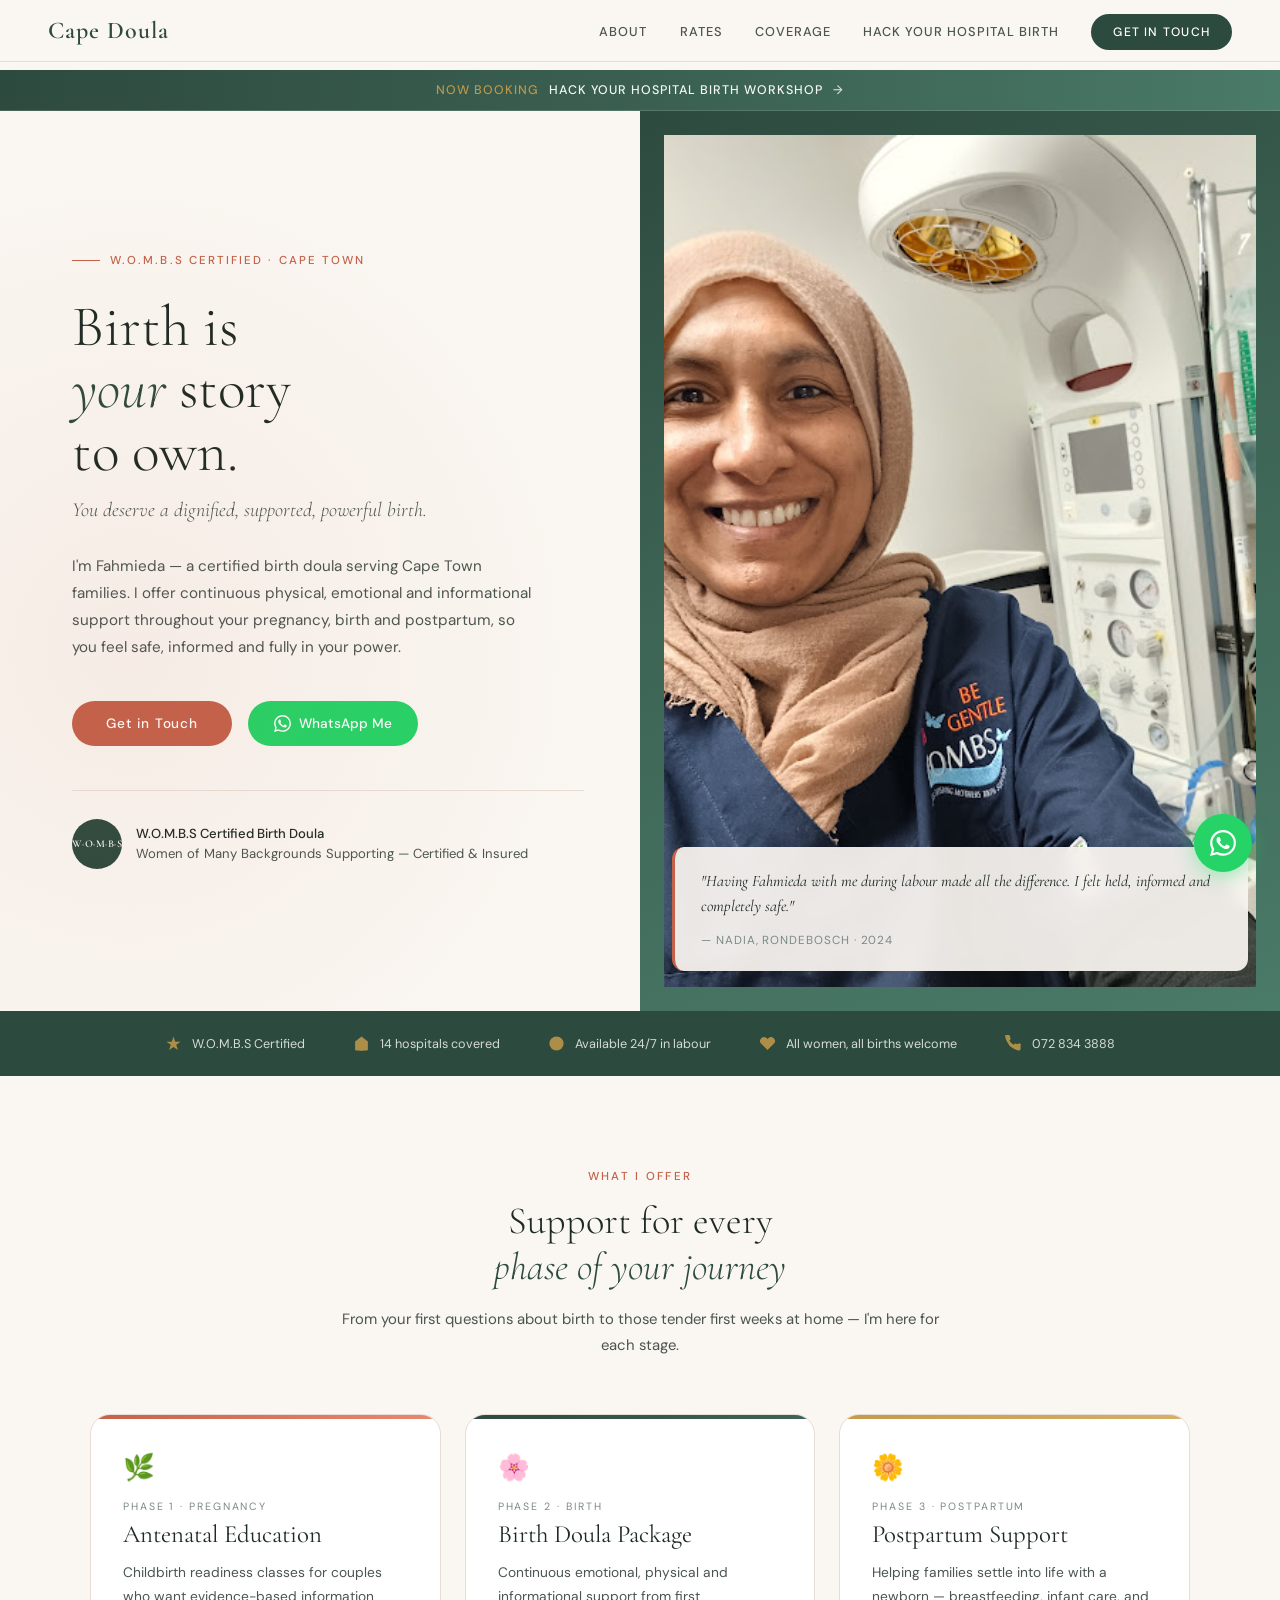
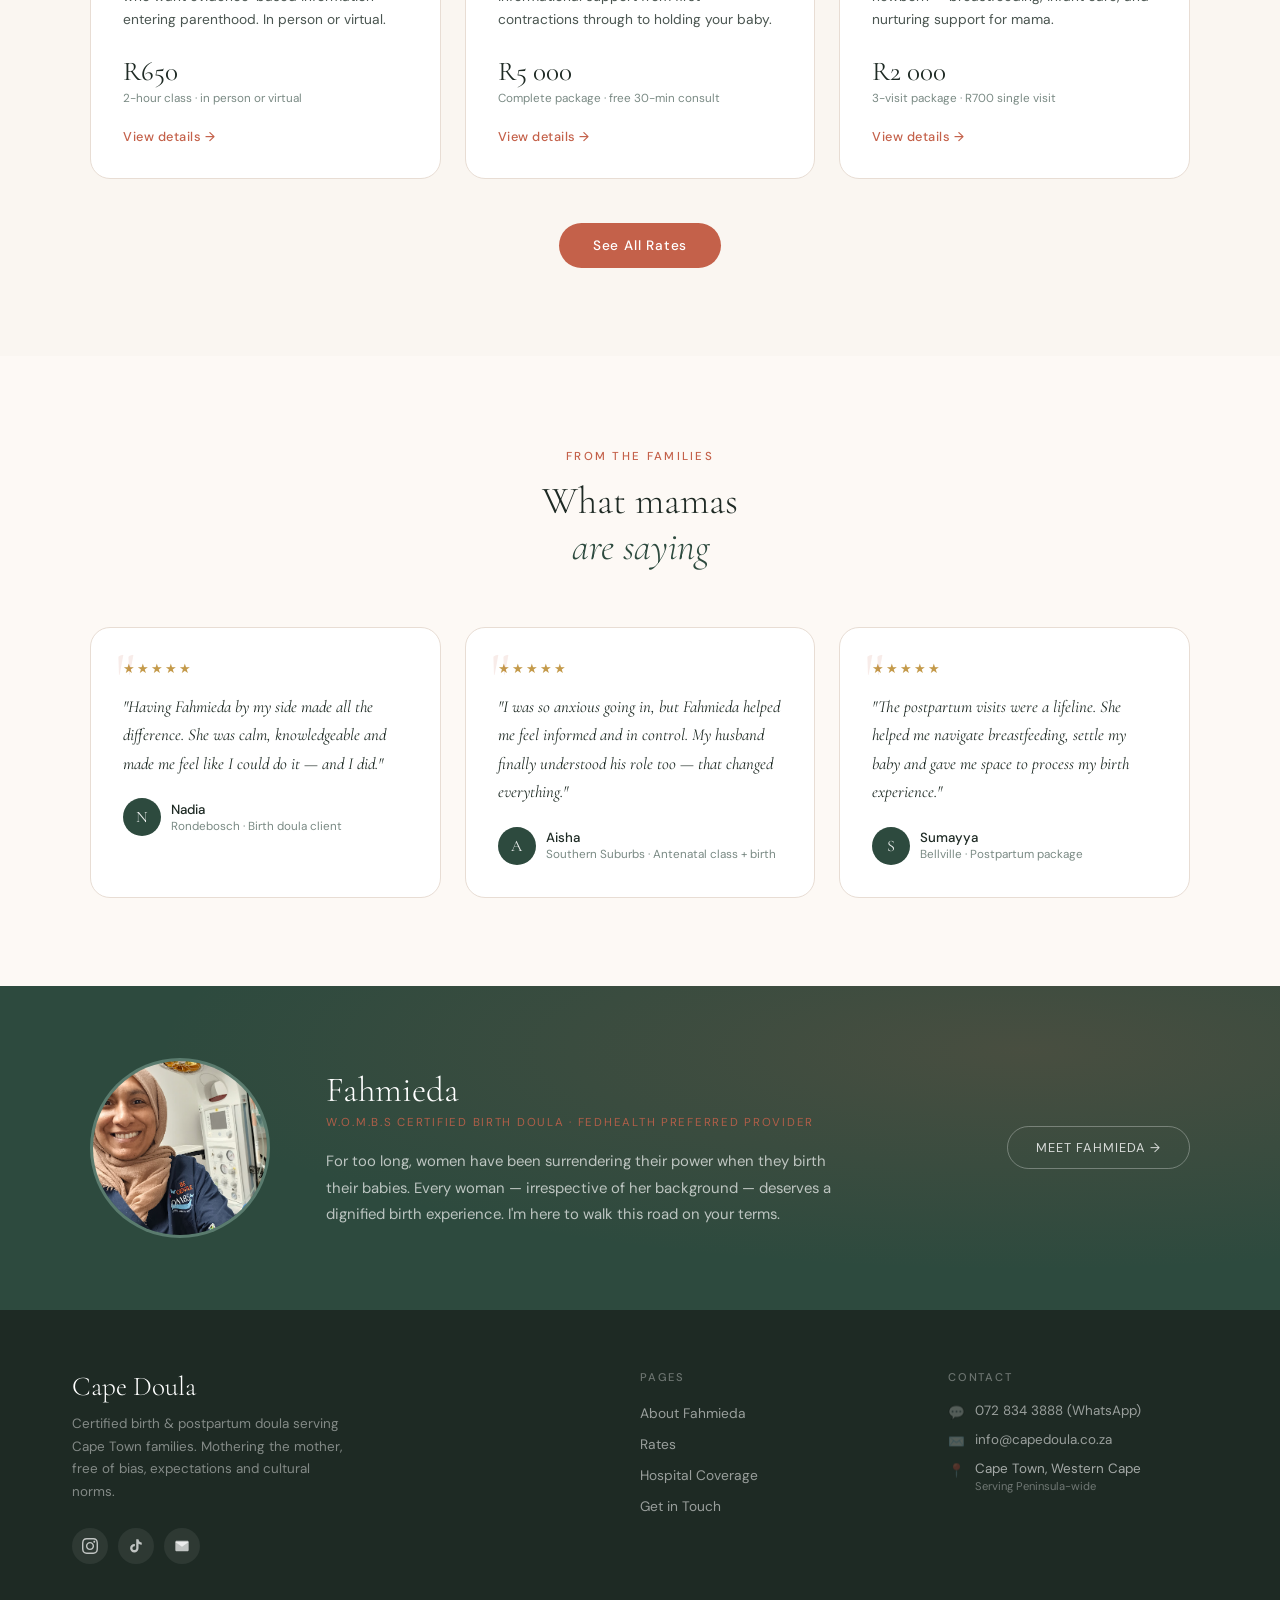
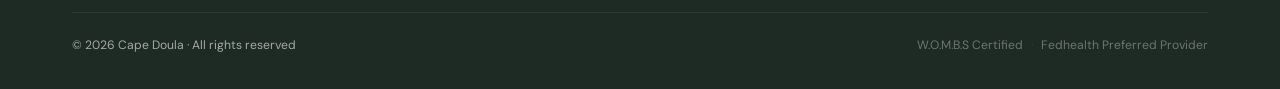
<file: index.html>
<!DOCTYPE html>
<html lang="en">
<head>
<meta charset="UTF-8">
<meta name="viewport" content="width=device-width, initial-scale=1.0">
<title>Cape Doula – Certified Birth & Postpartum Doula, Cape Town</title>
<link href="https://fonts.googleapis.com/css2?family=Cormorant+Garamond:ital,wght@0,300;0,400;0,600;1,300;1,400&family=DM+Sans:wght@300;400;500&display=swap" rel="stylesheet">
<link rel="stylesheet" href="assets/css/site.css">
<link rel="stylesheet" href="assets/css/index.css">
</head>
<body>

<!-- NAV -->
<nav>
  <a href="index.html" class="nav-logo">Cape Doula</a>
  <ul class="nav-links" id="navLinks">
    <li><a href="about.html">About</a></li>
    <li><a href="rates.html">Rates</a></li>
    <li><a href="coverage.html">Coverage</a></li>
    <li><a href="hack-your-hospital-birth.html">Hack Your Hospital Birth</a></li>
    <li><a href="contact.html" class="nav-cta">Get in Touch</a></li>
  </ul>
  <button class="nav-toggle" id="navToggle" aria-label="Toggle menu">
    <span></span><span></span><span></span>
  </button>
</nav>

<div class="top-promo">
  <a href="hack-your-hospital-birth.html">
    <span class="promo-label">Now Booking</span>
    <span>Hack Your Hospital Birth Workshop</span>
    <span class="promo-arrow">→</span>
  </a>
</div>

<!-- STICKY WHATSAPP -->
<a href="https://wa.me/27728343888" class="sticky-wa" target="_blank" aria-label="Chat on WhatsApp">
  <svg viewBox="0 0 24 24"><path d="M17.472 14.382c-.297-.149-1.758-.867-2.03-.967-.273-.099-.471-.148-.67.15-.197.297-.767.966-.94 1.164-.173.199-.347.223-.644.075-.297-.15-1.255-.463-2.39-1.475-.883-.788-1.48-1.761-1.653-2.059-.173-.297-.018-.458.13-.606.134-.133.298-.347.446-.52.149-.174.198-.298.298-.497.099-.198.05-.371-.025-.52-.075-.149-.669-1.612-.916-2.207-.242-.579-.487-.5-.669-.51-.173-.008-.371-.01-.57-.01-.198 0-.52.074-.792.372-.272.297-1.04 1.016-1.04 2.479 0 1.462 1.065 2.875 1.213 3.074.149.198 2.096 3.2 5.077 4.487.709.306 1.262.489 1.694.625.712.227 1.36.195 1.871.118.571-.085 1.758-.719 2.006-1.413.248-.694.248-1.289.173-1.413-.074-.124-.272-.198-.57-.347m-5.421 7.403h-.004a9.87 9.87 0 01-5.031-1.378l-.361-.214-3.741.982.998-3.648-.235-.374a9.86 9.86 0 01-1.51-5.26c.001-5.45 4.436-9.884 9.888-9.884 2.64 0 5.122 1.03 6.988 2.898a9.825 9.825 0 012.893 6.994c-.003 5.45-4.437 9.884-9.885 9.884m8.413-18.297A11.815 11.815 0 0012.05 0C5.495 0 .16 5.335.157 11.892c0 2.096.547 4.142 1.588 5.945L.057 24l6.305-1.654a11.882 11.882 0 005.683 1.448h.005c6.554 0 11.89-5.335 11.893-11.893a11.821 11.821 0 00-3.48-8.413z"/></svg>
</a>

<!-- HERO -->
<section class="hero">
  <div class="hero-left">
    <span class="hero-eyebrow">W.O.M.B.S Certified · Cape Town</span>
    <h1 class="hero-headline">Birth is<br><em>your</em> story<br>to own.</h1>
    <p class="hero-sub">You deserve a dignified, supported, powerful birth.</p>
    <p class="hero-body">I'm Fahmieda — a certified birth doula serving Cape Town families. I offer continuous physical, emotional and informational support throughout your pregnancy, birth and postpartum, so you feel safe, informed and fully in your power.</p>
    <div class="hero-actions">
      <a href="contact.html" class="btn-primary">Get in Touch</a>
      <a href="https://wa.me/27728343888" class="btn-whatsapp" target="_blank">
        <svg viewBox="0 0 24 24"><path d="M17.472 14.382c-.297-.149-1.758-.867-2.03-.967-.273-.099-.471-.148-.67.15-.197.297-.767.966-.94 1.164-.173.199-.347.223-.644.075-.297-.15-1.255-.463-2.39-1.475-.883-.788-1.48-1.761-1.653-2.059-.173-.297-.018-.458.13-.606.134-.133.298-.347.446-.52.149-.174.198-.298.298-.497.099-.198.05-.371-.025-.52-.075-.149-.669-1.612-.916-2.207-.242-.579-.487-.5-.669-.51-.173-.008-.371-.01-.57-.01-.198 0-.52.074-.792.372-.272.297-1.04 1.016-1.04 2.479 0 1.462 1.065 2.875 1.213 3.074.149.198 2.096 3.2 5.077 4.487.709.306 1.262.489 1.694.625.712.227 1.36.195 1.871.118.571-.085 1.758-.719 2.006-1.413.248-.694.248-1.289.173-1.413-.074-.124-.272-.198-.57-.347m-5.421 7.403h-.004a9.87 9.87 0 01-5.031-1.378l-.361-.214-3.741.982.998-3.648-.235-.374a9.86 9.86 0 01-1.51-5.26c.001-5.45 4.436-9.884 9.888-9.884 2.64 0 5.122 1.03 6.988 2.898a9.825 9.825 0 012.893 6.994c-.003 5.45-4.437 9.884-9.885 9.884m8.413-18.297A11.815 11.815 0 0012.05 0C5.495 0 .16 5.335.157 11.892c0 2.096.547 4.142 1.588 5.945L.057 24l6.305-1.654a11.882 11.882 0 005.683 1.448h.005c6.554 0 11.89-5.335 11.893-11.893a11.821 11.821 0 00-3.48-8.413z"/></svg>
        WhatsApp Me
      </a>
    </div>
    <div class="hero-cert">
      <div class="cert-badge"><span>W·O·M·B·S</span></div>
      <div class="cert-text">
        <strong>W.O.M.B.S Certified Birth Doula</strong>
        Women of Many Backgrounds Supporting — Certified & Insured
      </div>
    </div>
  </div>
  <div class="hero-right">
    <div class="img-placeholder">
      <img src="assets/images/Home%20page%20pic%20%201%20.jpg" alt="Fahmieda supporting a mother" />
    </div>
    <div class="hero-quote">
      <p>"Having Fahmieda with me during labour made all the difference. I felt held, informed and completely safe."</p>
      <cite>— Nadia, Rondebosch · 2024</cite>
    </div>
  </div>
</section>

<!-- TRUST STRIP -->
<div class="trust-strip">
  <div class="trust-item"><svg viewBox="0 0 24 24"><path d="M12 2l2.4 7.4H22l-6.2 4.5 2.4 7.4L12 17l-6.2 4.3 2.4-7.4L2 9.4h7.6z"/></svg>W.O.M.B.S Certified</div>
  <div class="trust-item"><svg viewBox="0 0 24 24"><path d="M3 9l9-7 9 7v11a2 2 0 01-2 2H5a2 2 0 01-2-2z"/><path d="M9 22V12h6v10"/></svg>14 hospitals covered</div>
  <div class="trust-item"><svg viewBox="0 0 24 24"><circle cx="12" cy="12" r="10"/><path d="M12 8v4l3 3"/></svg>Available 24/7 in labour</div>
  <div class="trust-item"><svg viewBox="0 0 24 24"><path d="M20.84 4.61a5.5 5.5 0 00-7.78 0L12 5.67l-1.06-1.06a5.5 5.5 0 00-7.78 7.78l1.06 1.06L12 21.23l7.78-7.78 1.06-1.06a5.5 5.5 0 000-7.78z"/></svg>All women, all births welcome</div>
  <div class="trust-item"><svg viewBox="0 0 24 24"><path d="M22 16.92v3a2 2 0 01-2.18 2 19.79 19.79 0 01-8.63-3.07A19.5 19.5 0 013.07 9.81a19.79 19.79 0 01-3.07-8.63A2 2 0 012 0h3a2 2 0 012 1.72c.127.96.361 1.903.7 2.81a2 2 0 01-.45 2.11L6.09 7.91a16 16 0 006 6l1.27-1.27a2 2 0 012.11-.45c.907.339 1.85.573 2.81.7A2 2 0 0122 14.92z"/></svg>072 834 3888</div>
</div>

<!-- SERVICES PREVIEW -->
<section class="section">
  <div class="section-header">
    <span class="section-eyebrow">What I Offer</span>
    <h2 class="section-title">Support for every<br><em>phase of your journey</em></h2>
    <p class="section-desc">From your first questions about birth to those tender first weeks at home — I'm here for each stage.</p>
  </div>
  <div class="service-grid">
    <div class="service-card">
      <div class="card-bar pregnancy"></div>
      <div class="card-body">
        <div class="card-icon">🌿</div>
        <div class="card-phase">Phase 1 · Pregnancy</div>
        <h3 class="card-title">Antenatal Education</h3>
        <p class="card-desc">Childbirth readiness classes for couples who want evidence-based information entering parenthood. In person or virtual.</p>
        <div class="card-price">R650</div>
        <div class="card-price-note">2-hour class · in person or virtual</div>
        <a href="rates.html" class="card-link">View details →</a>
      </div>
    </div>
    <div class="service-card">
      <div class="card-bar birth"></div>
      <div class="card-body">
        <div class="card-icon">🌸</div>
        <div class="card-phase">Phase 2 · Birth</div>
        <h3 class="card-title">Birth Doula Package</h3>
        <p class="card-desc">Continuous emotional, physical and informational support from first contractions through to holding your baby.</p>
        <div class="card-price">R5 000</div>
        <div class="card-price-note">Complete package · free 30-min consult</div>
        <a href="rates.html" class="card-link">View details →</a>
      </div>
    </div>
    <div class="service-card">
      <div class="card-bar postpartum"></div>
      <div class="card-body">
        <div class="card-icon">🌼</div>
        <div class="card-phase">Phase 3 · Postpartum</div>
        <h3 class="card-title">Postpartum Support</h3>
        <p class="card-desc">Helping families settle into life with a newborn — breastfeeding, infant care, and nurturing support for mama.</p>
        <div class="card-price">R2 000</div>
        <div class="card-price-note">3-visit package · R700 single visit</div>
        <a href="rates.html" class="card-link">View details →</a>
      </div>
    </div>
  </div>
  <div class="section-cta">
    <a href="rates.html" class="btn-primary">See All Rates</a>
  </div>
</section>

<!-- TESTIMONIALS -->
<section class="section section-alt">
  <div class="section-header">
    <span class="section-eyebrow">From the Families</span>
    <h2 class="section-title">What mamas<br><em>are saying</em></h2>
  </div>
  <div class="testi-grid">
    <div class="testi-card">
      <div class="testi-stars">★★★★★</div>
      <p class="testi-text">"Having Fahmieda by my side made all the difference. She was calm, knowledgeable and made me feel like I could do it — and I did."</p>
      <div class="testi-author">
        <div class="testi-avatar">N</div>
        <div><div class="testi-name">Nadia</div><div class="testi-detail">Rondebosch · Birth doula client</div></div>
      </div>
    </div>
    <div class="testi-card">
      <div class="testi-stars">★★★★★</div>
      <p class="testi-text">"I was so anxious going in, but Fahmieda helped me feel informed and in control. My husband finally understood his role too — that changed everything."</p>
      <div class="testi-author">
        <div class="testi-avatar">A</div>
        <div><div class="testi-name">Aisha</div><div class="testi-detail">Southern Suburbs · Antenatal class + birth</div></div>
      </div>
    </div>
    <div class="testi-card">
      <div class="testi-stars">★★★★★</div>
      <p class="testi-text">"The postpartum visits were a lifeline. She helped me navigate breastfeeding, settle my baby and gave me space to process my birth experience."</p>
      <div class="testi-author">
        <div class="testi-avatar">S</div>
        <div><div class="testi-name">Sumayya</div><div class="testi-detail">Bellville · Postpartum package</div></div>
      </div>
    </div>
  </div>
</section>

<!-- ABOUT STRIP -->
<section class="about-strip">
  <div class="about-strip-inner">
    <div class="about-strip-photo"><img src="assets/images/Home%20page%20pic%20%201%20.jpg" alt="Portrait of Fahmieda" /></div>
    <div class="about-strip-text">
      <div class="about-strip-name">Fahmieda</div>
      <div class="about-strip-role">W.O.M.B.S Certified Birth Doula · Fedhealth Preferred Provider</div>
      <p class="about-strip-bio">For too long, women have been surrendering their power when they birth their babies. Every woman — irrespective of her background — deserves a dignified birth experience. I'm here to walk this road on your terms.</p>
    </div>
    <div class="about-strip-cta">
      <a href="about.html">Meet Fahmieda →</a>
    </div>
  </div>
</section>

<!-- FOOTER -->
<footer>
  <div class="footer-inner">
    <div>
      <div class="footer-brand">Cape Doula</div>
      <p class="footer-tagline">Certified birth & postpartum doula serving Cape Town families. Mothering the mother, free of bias, expectations and cultural norms.</p>
      <div class="footer-social">
        <a href="https://www.instagram.com/capedoula/" target="_blank" aria-label="Instagram">
          <svg viewBox="0 0 24 24"><path d="M12 2.163c3.204 0 3.584.012 4.85.07 3.252.148 4.771 1.691 4.919 4.919.058 1.265.069 1.645.069 4.849 0 3.205-.012 3.584-.069 4.849-.149 3.225-1.664 4.771-4.919 4.919-1.266.058-1.644.07-4.85.07-3.204 0-3.584-.012-4.849-.07-3.26-.149-4.771-1.699-4.919-4.92-.058-1.265-.07-1.644-.07-4.849 0-3.204.013-3.583.07-4.849.149-3.227 1.664-4.771 4.919-4.919 1.266-.057 1.645-.069 4.849-.069zm0-2.163c-3.259 0-3.667.014-4.947.072-4.358.2-6.78 2.618-6.98 6.98-.059 1.281-.073 1.689-.073 4.948 0 3.259.014 3.668.072 4.948.2 4.358 2.618 6.78 6.98 6.98 1.281.058 1.689.072 4.948.072 3.259 0 3.668-.014 4.948-.072 4.354-.2 6.782-2.618 6.979-6.98.059-1.28.073-1.689.073-4.948 0-3.259-.014-3.667-.072-4.947-.196-4.354-2.617-6.78-6.979-6.98-1.281-.059-1.69-.073-4.949-.073zm0 5.838c-3.403 0-6.162 2.759-6.162 6.162s2.759 6.163 6.162 6.163 6.162-2.759 6.162-6.163c0-3.403-2.759-6.162-6.162-6.162zm0 10.162c-2.209 0-4-1.79-4-4 0-2.209 1.791-4 4-4s4 1.791 4 4c0 2.21-1.791 4-4 4zm6.406-11.845c-.796 0-1.441.645-1.441 1.44s.645 1.44 1.441 1.44c.795 0 1.439-.645 1.439-1.44s-.644-1.44-1.439-1.44z"/></svg>
        </a>
        <a href="https://www.tiktok.com/@capedoulafahmieda" target="_blank" aria-label="TikTok">
          <svg viewBox="0 0 24 24"><path d="M19.59 6.69a4.83 4.83 0 01-3.77-4.25V2h-3.45v13.67a2.89 2.89 0 01-2.88 2.5 2.89 2.89 0 01-2.89-2.89 2.89 2.89 0 012.89-2.89c.28 0 .54.04.79.1V9.01a6.33 6.33 0 00-.79-.05 6.34 6.34 0 00-6.34 6.34 6.34 6.34 0 006.34 6.34 6.34 6.34 0 006.33-6.34V8.69a8.18 8.18 0 004.79 1.52V6.75a4.85 4.85 0 01-1.02-.06z"/></svg>
        </a>
        <a href="mailto:info@capedoula.co.za" aria-label="Email">
          <svg viewBox="0 0 24 24"><path d="M4 4h16c1.1 0 2 .9 2 2v12c0 1.1-.9 2-2 2H4c-1.1 0-2-.9-2-2V6c0-1.1.9-2 2-2z"/><polyline points="22,6 12,13 2,6"/></svg>
        </a>
      </div>
    </div>
    <div>
      <div class="footer-col-title">Pages</div>
      <ul class="footer-links">
        <li><a href="about.html">About Fahmieda</a></li>
        <li><a href="rates.html">Rates</a></li>
        <li><a href="coverage.html">Hospital Coverage</a></li>
        <li><a href="contact.html">Get in Touch</a></li>
      </ul>
    </div>
    <div>
      <div class="footer-col-title">Contact</div>
      <div class="footer-contact-item"><span class="footer-contact-icon">💬</span><span><a href="https://wa.me/27728343888" style="color:rgba(255,255,255,0.55);text-decoration:none;" target="_blank">072 834 3888 (WhatsApp)</a></span></div>
      <div class="footer-contact-item"><span class="footer-contact-icon">✉️</span><span><a href="mailto:info@capedoula.co.za" style="color:rgba(255,255,255,0.55);text-decoration:none;">info@capedoula.co.za</a></span></div>
      <div class="footer-contact-item"><span class="footer-contact-icon">📍</span><span>Cape Town, Western Cape<br><small style="opacity:0.6">Serving Peninsula-wide</small></span></div>
    </div>
  </div>
  <div class="footer-bottom">
    <span>© 2026 Cape Doula · All rights reserved</span>
    <div class="footer-cert-line">
      <span>W.O.M.B.S Certified</span><span style="opacity:0.3">·</span><span>Fedhealth Preferred Provider</span>
    </div>
  </div>
</footer>

<script src="assets/js/site.js"></script>
</body>
</html>
</file>
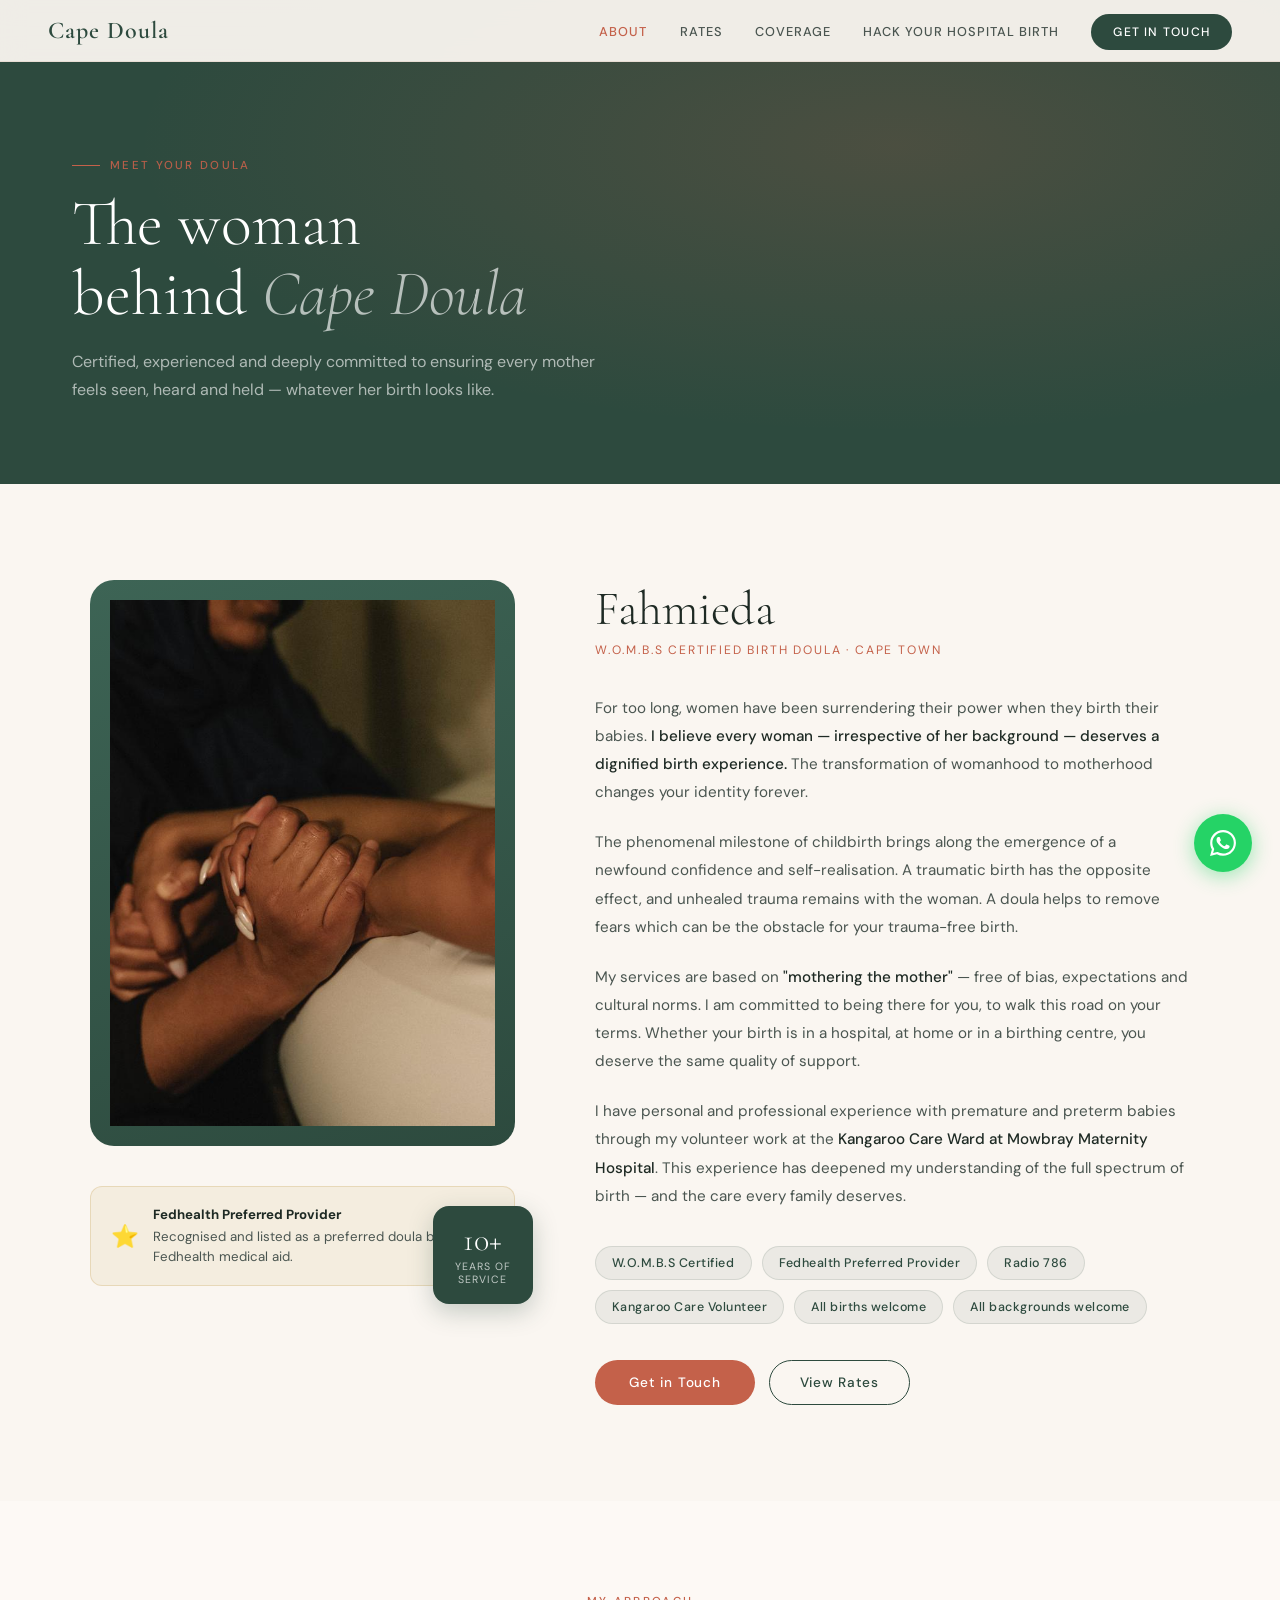
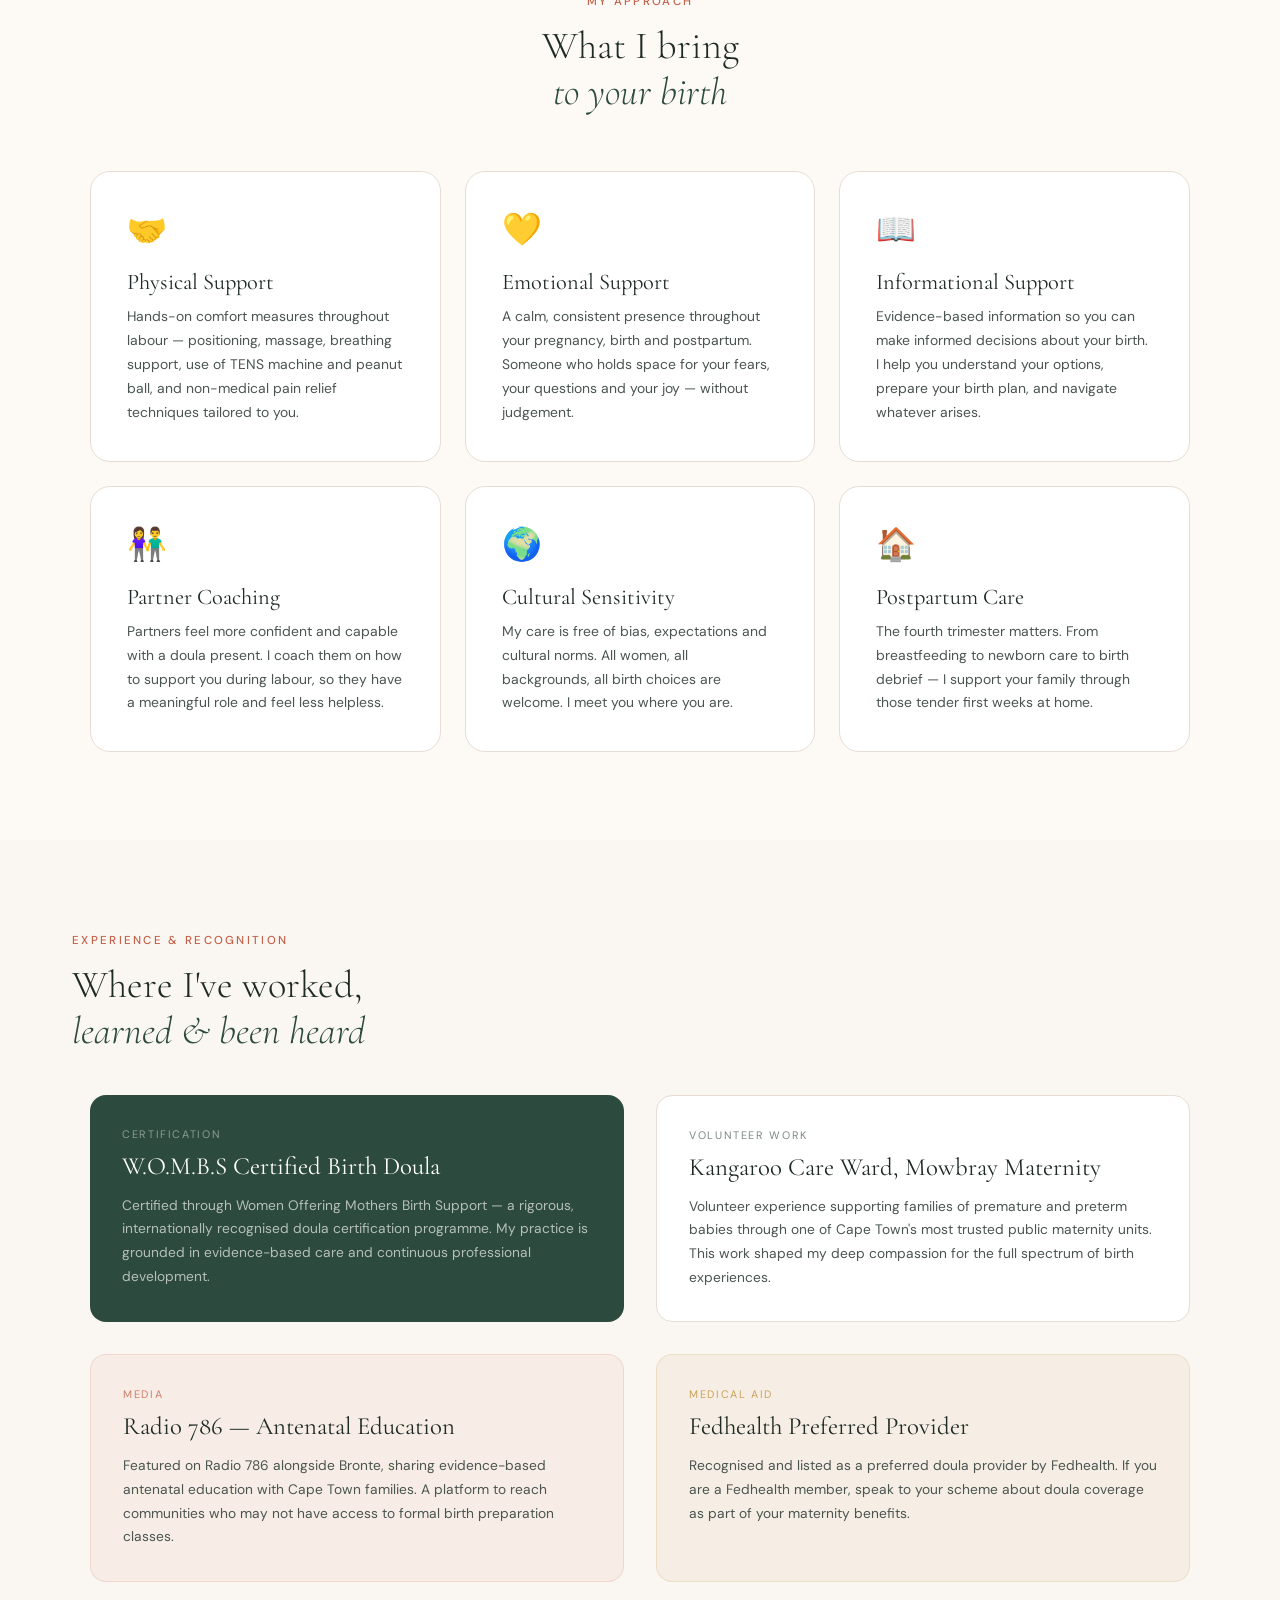
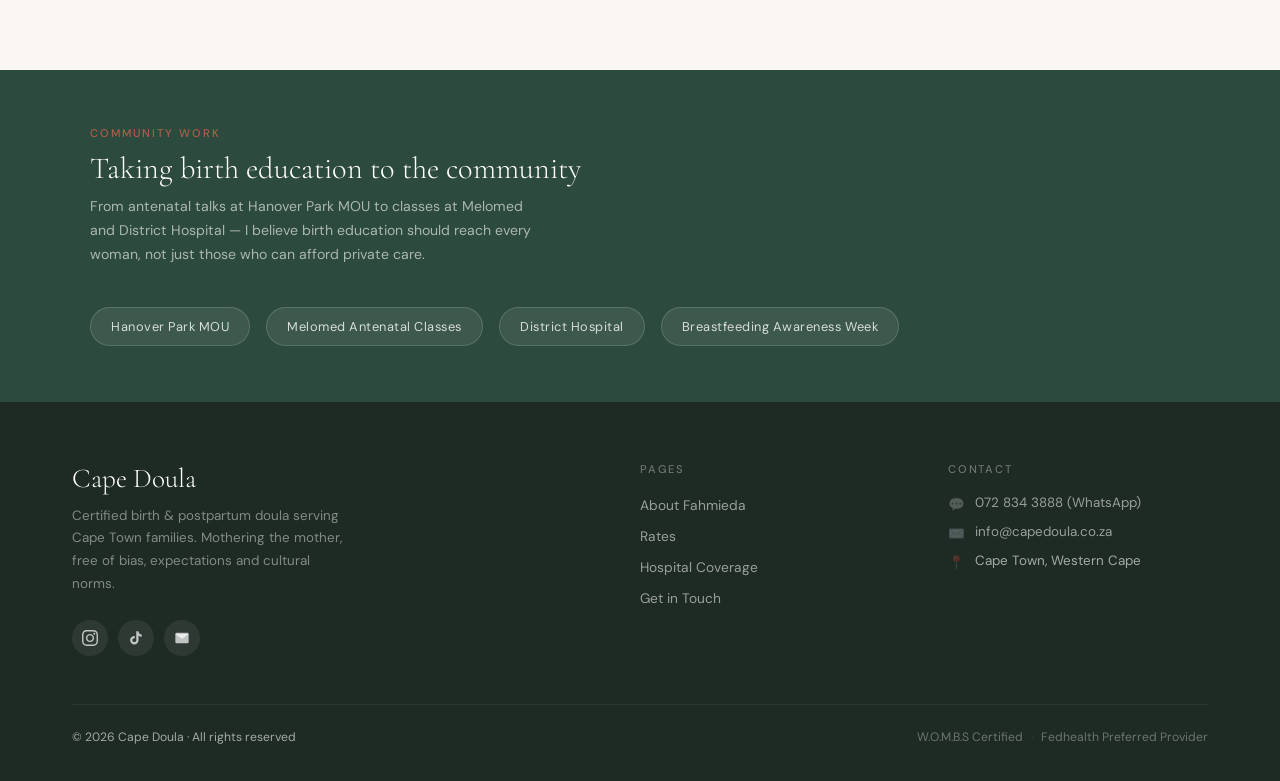
<file: about.html>
<!DOCTYPE html>
<html lang="en">
<head>
<meta charset="UTF-8">
<meta name="viewport" content="width=device-width, initial-scale=1.0">
<title>About Fahmieda – Cape Doula</title>
<link href="https://fonts.googleapis.com/css2?family=Cormorant+Garamond:ital,wght@0,300;0,400;0,600;1,300;1,400&family=DM+Sans:wght@300;400;500&display=swap" rel="stylesheet">
<link rel="stylesheet" href="assets/css/site.css">
<link rel="stylesheet" href="assets/css/about.css">
</head>
<body>

<nav>
  <a href="index.html" class="nav-logo">Cape Doula</a>
  <ul class="nav-links" id="navLinks">
    <li><a href="about.html" class="active">About</a></li>
    <li><a href="rates.html">Rates</a></li>
    <li><a href="coverage.html">Coverage</a></li>
    <li><a href="hack-your-hospital-birth.html">Hack Your Hospital Birth</a></li>
    <li><a href="contact.html" class="nav-cta">Get in Touch</a></li>
  </ul>
  <button class="nav-toggle" id="navToggle" aria-label="Toggle menu">
    <span></span><span></span><span></span>
  </button>
</nav>

<a href="https://wa.me/27728343888" class="sticky-wa" target="_blank" aria-label="WhatsApp">
  <svg viewBox="0 0 24 24"><path d="M17.472 14.382c-.297-.149-1.758-.867-2.03-.967-.273-.099-.471-.148-.67.15-.197.297-.767.966-.94 1.164-.173.199-.347.223-.644.075-.297-.15-1.255-.463-2.39-1.475-.883-.788-1.48-1.761-1.653-2.059-.173-.297-.018-.458.13-.606.134-.133.298-.347.446-.52.149-.174.198-.298.298-.497.099-.198.05-.371-.025-.52-.075-.149-.669-1.612-.916-2.207-.242-.579-.487-.5-.669-.51-.173-.008-.371-.01-.57-.01-.198 0-.52.074-.792.372-.272.297-1.04 1.016-1.04 2.479 0 1.462 1.065 2.875 1.213 3.074.149.198 2.096 3.2 5.077 4.487.709.306 1.262.489 1.694.625.712.227 1.36.195 1.871.118.571-.085 1.758-.719 2.006-1.413.248-.694.248-1.289.173-1.413-.074-.124-.272-.198-.57-.347m-5.421 7.403h-.004a9.87 9.87 0 01-5.031-1.378l-.361-.214-3.741.982.998-3.648-.235-.374a9.86 9.86 0 01-1.51-5.26c.001-5.45 4.436-9.884 9.888-9.884 2.64 0 5.122 1.03 6.988 2.898a9.825 9.825 0 012.893 6.994c-.003 5.45-4.437 9.884-9.885 9.884m8.413-18.297A11.815 11.815 0 0012.05 0C5.495 0 .16 5.335.157 11.892c0 2.096.547 4.142 1.588 5.945L.057 24l6.305-1.654a11.882 11.882 0 005.683 1.448h.005c6.554 0 11.89-5.335 11.893-11.893a11.821 11.821 0 00-3.48-8.413z"/></svg>
</a>

<!-- BANNER -->
<div class="page-banner">
  <div class="page-banner-inner">
    <div class="page-banner-eyebrow">Meet Your Doula</div>
    <h1>The woman<br>behind <em>Cape Doula</em></h1>
    <p>Certified, experienced and deeply committed to ensuring every mother feels seen, heard and held — whatever her birth looks like.</p>
  </div>
</div>

<!-- BIO -->
<section class="bio-section">
  <div class="bio-grid">
    <div class="bio-photo-wrap">
      <div class="bio-photo">
        <img src="assets/images/Birth%20Doula%20Package.jpeg" alt="Fahmieda with a family" style="width:100%;height:100%;object-fit:cover;display:block;" />
      </div>
      <div class="bio-cert-pill">
        <span class="bio-cert-num">10+</span>
        <span class="bio-cert-label">Years of<br>service</span>
      </div>
      <div class="bio-fedhealth">
        <div class="bio-fedhealth-icon">⭐</div>
        <div class="bio-fedhealth-text">
          <strong>Fedhealth Preferred Provider</strong>
          Recognised and listed as a preferred doula by Fedhealth medical aid.
        </div>
      </div>
    </div>
    <div class="bio-content">
      <h1 class="bio-name">Fahmieda</h1>
      <p class="bio-title">W.O.M.B.S Certified Birth Doula · Cape Town</p>
      <p class="bio-para">For too long, women have been surrendering their power when they birth their babies. <strong>I believe every woman — irrespective of her background — deserves a dignified birth experience.</strong> The transformation of womanhood to motherhood changes your identity forever.</p>
      <p class="bio-para">The phenomenal milestone of childbirth brings along the emergence of a newfound confidence and self-realisation. A traumatic birth has the opposite effect, and unhealed trauma remains with the woman. A doula helps to remove fears which can be the obstacle for your trauma-free birth.</p>
      <p class="bio-para">My services are based on <strong>"mothering the mother"</strong> — free of bias, expectations and cultural norms. I am committed to being there for you, to walk this road on your terms. Whether your birth is in a hospital, at home or in a birthing centre, you deserve the same quality of support.</p>
      <p class="bio-para">I have personal and professional experience with premature and preterm babies through my volunteer work at the <strong>Kangaroo Care Ward at Mowbray Maternity Hospital</strong>. This experience has deepened my understanding of the full spectrum of birth — and the care every family deserves.</p>
      <div class="bio-tags">
        <span class="bio-tag">W.O.M.B.S Certified</span>
        <span class="bio-tag">Fedhealth Preferred Provider</span>
        <span class="bio-tag">Radio 786</span>
        <span class="bio-tag">Kangaroo Care Volunteer</span>
        <span class="bio-tag">All births welcome</span>
        <span class="bio-tag">All backgrounds welcome</span>
      </div>
      <div class="bio-cta">
        <a href="contact.html" class="btn-primary">Get in Touch</a>
        <a href="rates.html" class="btn-outline">View Rates</a>
      </div>
    </div>
  </div>
</section>

<!-- VALUES -->
<section class="values-section">
  <div class="section-header">
    <span class="section-eyebrow">My Approach</span>
    <h2 class="section-title">What I bring<br><em>to your birth</em></h2>
  </div>
  <div class="values-grid">
    <div class="value-card">
      <div class="value-icon">🤝</div>
      <h3 class="value-title">Physical Support</h3>
      <p class="value-desc">Hands-on comfort measures throughout labour — positioning, massage, breathing support, use of TENS machine and peanut ball, and non-medical pain relief techniques tailored to you.</p>
    </div>
    <div class="value-card">
      <div class="value-icon">💛</div>
      <h3 class="value-title">Emotional Support</h3>
      <p class="value-desc">A calm, consistent presence throughout your pregnancy, birth and postpartum. Someone who holds space for your fears, your questions and your joy — without judgement.</p>
    </div>
    <div class="value-card">
      <div class="value-icon">📖</div>
      <h3 class="value-title">Informational Support</h3>
      <p class="value-desc">Evidence-based information so you can make informed decisions about your birth. I help you understand your options, prepare your birth plan, and navigate whatever arises.</p>
    </div>
    <div class="value-card">
      <div class="value-icon">👫</div>
      <h3 class="value-title">Partner Coaching</h3>
      <p class="value-desc">Partners feel more confident and capable with a doula present. I coach them on how to support you during labour, so they have a meaningful role and feel less helpless.</p>
    </div>
    <div class="value-card">
      <div class="value-icon">🌍</div>
      <h3 class="value-title">Cultural Sensitivity</h3>
      <p class="value-desc">My care is free of bias, expectations and cultural norms. All women, all backgrounds, all birth choices are welcome. I meet you where you are.</p>
    </div>
    <div class="value-card">
      <div class="value-icon">🏠</div>
      <h3 class="value-title">Postpartum Care</h3>
      <p class="value-desc">The fourth trimester matters. From breastfeeding to newborn care to birth debrief — I support your family through those tender first weeks at home.</p>
    </div>
  </div>
</section>

<!-- EXPERIENCE -->
<section class="exp-section">
  <div class="section-header" style="text-align:left;max-width:100%;margin-bottom:40px;">
    <span class="section-eyebrow">Experience & Recognition</span>
    <h2 class="section-title" style="font-size:clamp(1.8rem,3vw,2.6rem);">Where I've worked,<br><em>learned & been heard</em></h2>
  </div>
  <div class="exp-grid">
    <div class="exp-card dark">
      <div class="exp-eyebrow">Certification</div>
      <h3 class="exp-title">W.O.M.B.S Certified Birth Doula</h3>
      <p class="exp-desc">Certified through Women Offering Mothers Birth Support — a rigorous, internationally recognised doula certification programme. My practice is grounded in evidence-based care and continuous professional development.</p>
    </div>
    <div class="exp-card light">
      <div class="exp-eyebrow">Volunteer Work</div>
      <h3 class="exp-title">Kangaroo Care Ward, Mowbray Maternity</h3>
      <p class="exp-desc">Volunteer experience supporting families of premature and preterm babies through one of Cape Town's most trusted public maternity units. This work shaped my deep compassion for the full spectrum of birth experiences.</p>
    </div>
    <div class="exp-card accent">
      <div class="exp-eyebrow">Media</div>
      <h3 class="exp-title">Radio 786 — Antenatal Education</h3>
      <p class="exp-desc">Featured on Radio 786 alongside Bronte, sharing evidence-based antenatal education with Cape Town families. A platform to reach communities who may not have access to formal birth preparation classes.</p>
    </div>
    <div class="exp-card gold-bg">
      <div class="exp-eyebrow">Medical Aid</div>
      <h3 class="exp-title">Fedhealth Preferred Provider</h3>
      <p class="exp-desc">Recognised and listed as a preferred doula provider by Fedhealth. If you are a Fedhealth member, speak to your scheme about doula coverage as part of your maternity benefits.</p>
    </div>
  </div>
</section>

<!-- MEDIA STRIP -->
<div class="media-strip">
  <div class="media-inner">
    <div class="media-text">
      <div class="media-eyebrow">Community Work</div>
      <div class="media-title">Taking birth education to the community</div>
      <p class="media-desc">From antenatal talks at Hanover Park MOU to classes at Melomed and District Hospital — I believe birth education should reach every woman, not just those who can afford private care.</p>
    </div>
    <div class="media-items">
      <span class="media-pill">Hanover Park MOU</span>
      <span class="media-pill">Melomed Antenatal Classes</span>
      <span class="media-pill">District Hospital</span>
      <span class="media-pill">Breastfeeding Awareness Week</span>
    </div>
  </div>
</div>

<footer>
  <div class="footer-inner">
    <div>
      <div class="footer-brand">Cape Doula</div>
      <p class="footer-tagline">Certified birth & postpartum doula serving Cape Town families. Mothering the mother, free of bias, expectations and cultural norms.</p>
      <div class="footer-social">
        <a href="https://www.instagram.com/capedoula/" target="_blank" aria-label="Instagram">
          <svg viewBox="0 0 24 24"><path d="M12 2.163c3.204 0 3.584.012 4.85.07 3.252.148 4.771 1.691 4.919 4.919.058 1.265.069 1.645.069 4.849 0 3.205-.012 3.584-.069 4.849-.149 3.225-1.664 4.771-4.919 4.919-1.266.058-1.644.07-4.85.07-3.204 0-3.584-.012-4.849-.07-3.26-.149-4.771-1.699-4.919-4.92-.058-1.265-.07-1.644-.07-4.849 0-3.204.013-3.583.07-4.849.149-3.227 1.664-4.771 4.919-4.919 1.266-.057 1.645-.069 4.849-.069zm0-2.163c-3.259 0-3.667.014-4.947.072-4.358.2-6.78 2.618-6.98 6.98-.059 1.281-.073 1.689-.073 4.948 0 3.259.014 3.668.072 4.948.2 4.358 2.618 6.78 6.98 6.98 1.281.058 1.689.072 4.948.072 3.259 0 3.668-.014 4.948-.072 4.354-.2 6.782-2.618 6.979-6.98.059-1.28.073-1.689.073-4.948 0-3.259-.014-3.667-.072-4.947-.196-4.354-2.617-6.78-6.979-6.98-1.281-.059-1.69-.073-4.949-.073zm0 5.838c-3.403 0-6.162 2.759-6.162 6.162s2.759 6.163 6.162 6.163 6.162-2.759 6.162-6.163c0-3.403-2.759-6.162-6.162-6.162zm0 10.162c-2.209 0-4-1.79-4-4 0-2.209 1.791-4 4-4s4 1.791 4 4c0 2.21-1.791 4-4 4zm6.406-11.845c-.796 0-1.441.645-1.441 1.44s.645 1.44 1.441 1.44c.795 0 1.439-.645 1.439-1.44s-.644-1.44-1.439-1.44z"/></svg>
        </a>
        <a href="https://www.tiktok.com/@capedoulafahmieda" target="_blank" aria-label="TikTok">
          <svg viewBox="0 0 24 24"><path d="M19.59 6.69a4.83 4.83 0 01-3.77-4.25V2h-3.45v13.67a2.89 2.89 0 01-2.88 2.5 2.89 2.89 0 01-2.89-2.89 2.89 2.89 0 012.89-2.89c.28 0 .54.04.79.1V9.01a6.33 6.33 0 00-.79-.05 6.34 6.34 0 00-6.34 6.34 6.34 6.34 0 006.34 6.34 6.34 6.34 0 006.33-6.34V8.69a8.18 8.18 0 004.79 1.52V6.75a4.85 4.85 0 01-1.02-.06z"/></svg>
        </a>
        <a href="mailto:info@capedoula.co.za" aria-label="Email">
          <svg viewBox="0 0 24 24"><path d="M4 4h16c1.1 0 2 .9 2 2v12c0 1.1-.9 2-2 2H4c-1.1 0-2-.9-2-2V6c0-1.1.9-2 2-2z"/><polyline points="22,6 12,13 2,6"/></svg>
        </a>
      </div>
    </div>
    <div>
      <div class="footer-col-title">Pages</div>
      <ul class="footer-links">
        <li><a href="about.html">About Fahmieda</a></li>
        <li><a href="rates.html">Rates</a></li>
        <li><a href="coverage.html">Hospital Coverage</a></li>
        <li><a href="contact.html">Get in Touch</a></li>
      </ul>
    </div>
    <div>
      <div class="footer-col-title">Contact</div>
      <div class="footer-contact-item"><span class="footer-contact-icon">💬</span><span><a href="https://wa.me/27728343888" style="color:rgba(255,255,255,0.55);text-decoration:none;" target="_blank">072 834 3888 (WhatsApp)</a></span></div>
      <div class="footer-contact-item"><span class="footer-contact-icon">✉️</span><span><a href="mailto:info@capedoula.co.za" style="color:rgba(255,255,255,0.55);text-decoration:none;">info@capedoula.co.za</a></span></div>
      <div class="footer-contact-item"><span class="footer-contact-icon">📍</span><span>Cape Town, Western Cape</span></div>
    </div>
  </div>
  <div class="footer-bottom">
    <span>© 2026 Cape Doula · All rights reserved</span>
    <div class="footer-cert-line"><span>W.O.M.B.S Certified</span><span style="opacity:0.3">·</span><span>Fedhealth Preferred Provider</span></div>
  </div>
</footer>

<script src="assets/js/site.js"></script>
</body>
</html>
</file>
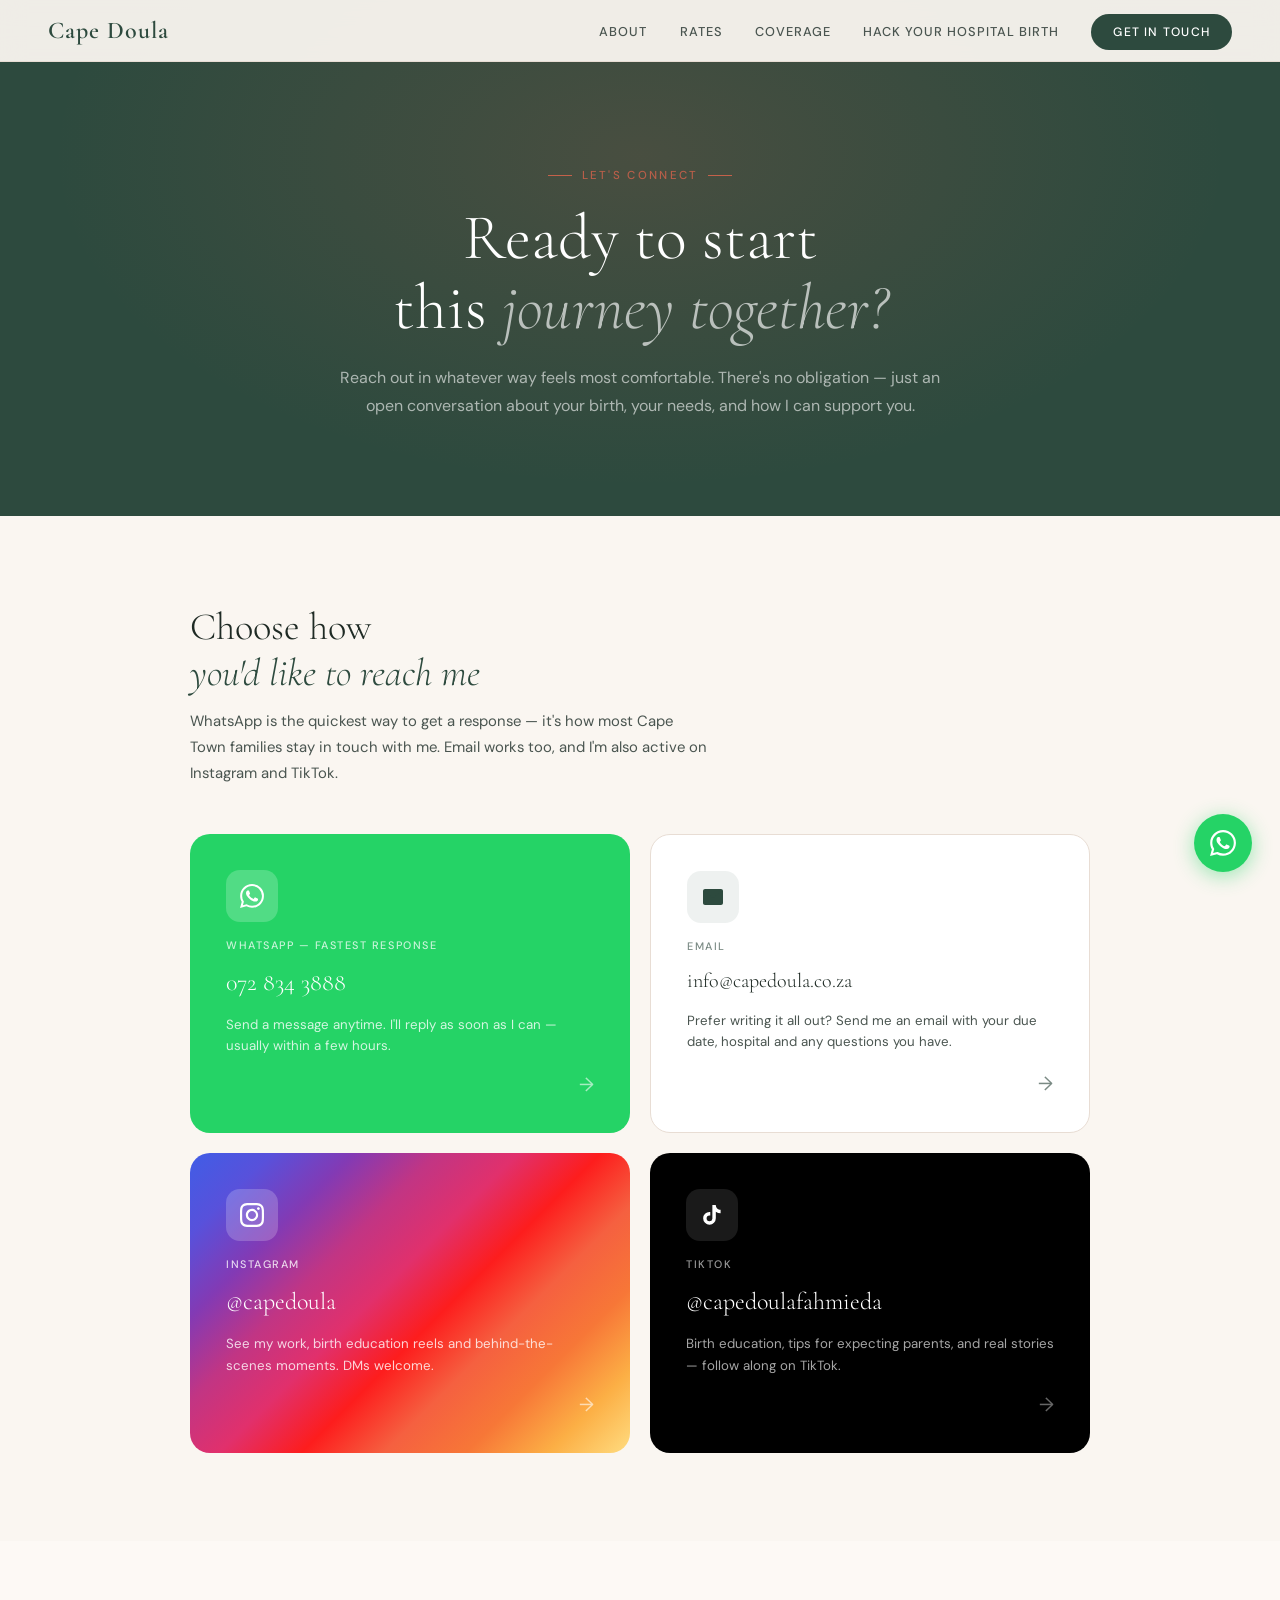
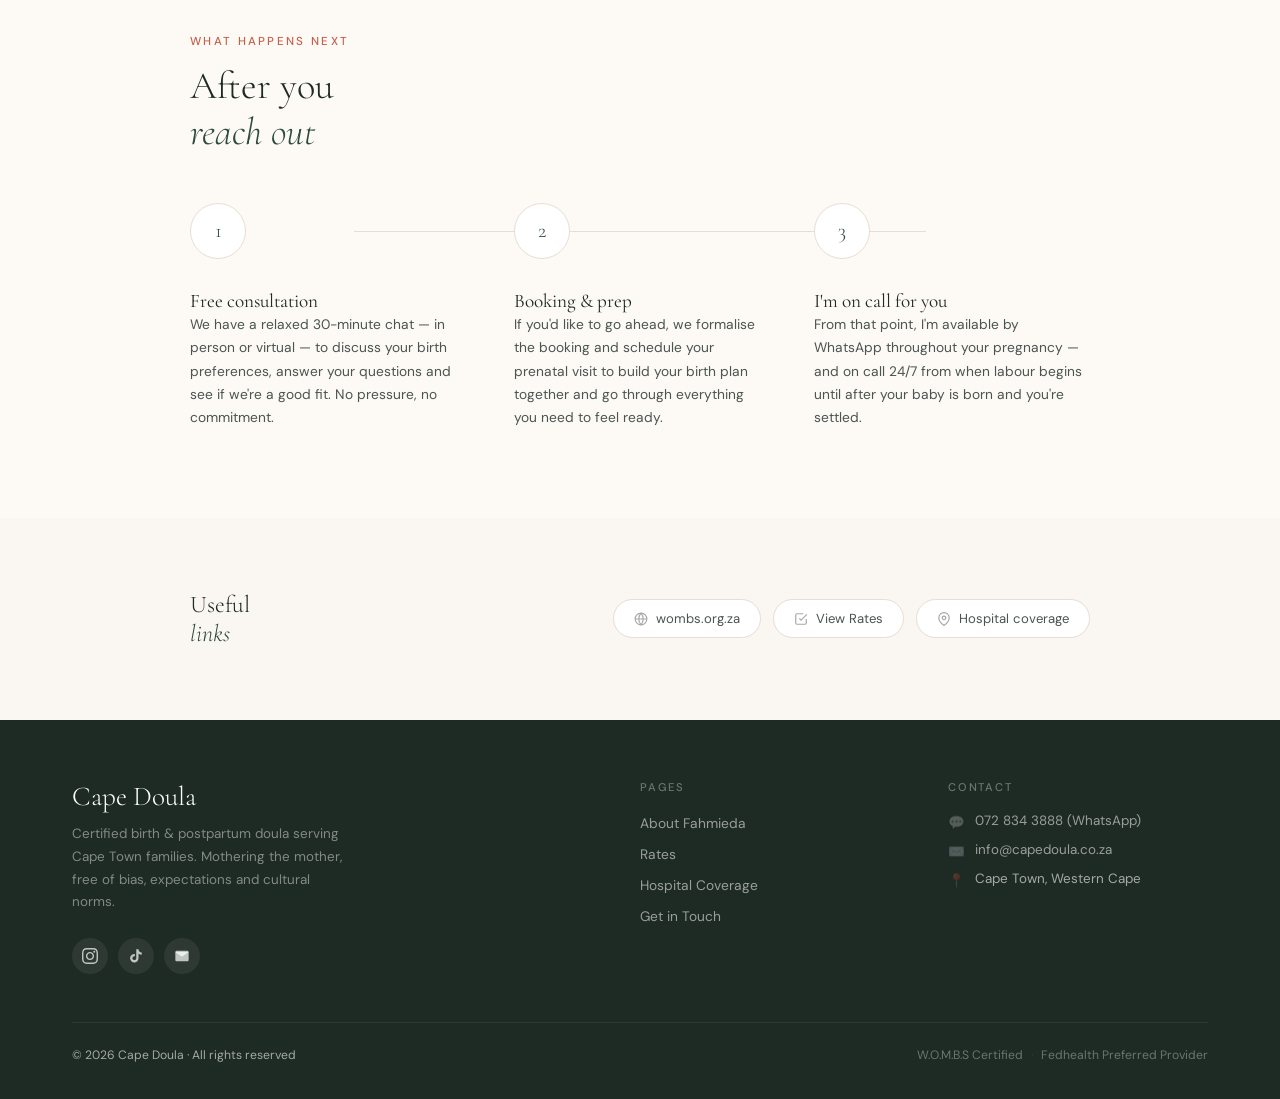
<file: contact.html>
<!DOCTYPE html>
<html lang="en">
<head>
<meta charset="UTF-8">
<meta name="viewport" content="width=device-width, initial-scale=1.0">
<title>Get in Touch – Cape Doula</title>
<link href="https://fonts.googleapis.com/css2?family=Cormorant+Garamond:ital,wght@0,300;0,400;0,600;1,300;1,400&family=DM+Sans:wght@300;400;500&display=swap" rel="stylesheet">
<link rel="stylesheet" href="assets/css/site.css">
<link rel="stylesheet" href="assets/css/contact.css">
</head>
<body>

<nav>
  <a href="index.html" class="nav-logo">Cape Doula</a>
  <ul class="nav-links" id="navLinks">
    <li><a href="about.html">About</a></li>
    <li><a href="rates.html">Rates</a></li>
    <li><a href="coverage.html">Coverage</a></li>
    <li><a href="hack-your-hospital-birth.html">Hack Your Hospital Birth</a></li>
    <li><a href="contact.html" class="nav-cta active">Get in Touch</a></li>
  </ul>
  <button class="nav-toggle" id="navToggle" aria-label="Toggle menu">
    <span></span><span></span><span></span>
  </button>
</nav>

<a href="https://wa.me/27728343888" class="sticky-wa" target="_blank" aria-label="WhatsApp">
  <svg viewBox="0 0 24 24"><path d="M17.472 14.382c-.297-.149-1.758-.867-2.03-.967-.273-.099-.471-.148-.67.15-.197.297-.767.966-.94 1.164-.173.199-.347.223-.644.075-.297-.15-1.255-.463-2.39-1.475-.883-.788-1.48-1.761-1.653-2.059-.173-.297-.018-.458.13-.606.134-.133.298-.347.446-.52.149-.174.198-.298.298-.497.099-.198.05-.371-.025-.52-.075-.149-.669-1.612-.916-2.207-.242-.579-.487-.5-.669-.51-.173-.008-.371-.01-.57-.01-.198 0-.52.074-.792.372-.272.297-1.04 1.016-1.04 2.479 0 1.462 1.065 2.875 1.213 3.074.149.198 2.096 3.2 5.077 4.487.709.306 1.262.489 1.694.625.712.227 1.36.195 1.871.118.571-.085 1.758-.719 2.006-1.413.248-.694.248-1.289.173-1.413-.074-.124-.272-.198-.57-.347m-5.421 7.403h-.004a9.87 9.87 0 01-5.031-1.378l-.361-.214-3.741.982.998-3.648-.235-.374a9.86 9.86 0 01-1.51-5.26c.001-5.45 4.436-9.884 9.888-9.884 2.64 0 5.122 1.03 6.988 2.898a9.825 9.825 0 012.893 6.994c-.003 5.45-4.437 9.884-9.885 9.884m8.413-18.297A11.815 11.815 0 0012.05 0C5.495 0 .16 5.335.157 11.892c0 2.096.547 4.142 1.588 5.945L.057 24l6.305-1.654a11.882 11.882 0 005.683 1.448h.005c6.554 0 11.89-5.335 11.893-11.893a11.821 11.821 0 00-3.48-8.413z"/></svg>
</a>

<!-- HERO -->
<div class="contact-hero">
  <div class="contact-hero-inner">
    <div class="hero-eyebrow">Let's Connect</div>
    <h1>Ready to start<br>this <em>journey together?</em></h1>
    <p>Reach out in whatever way feels most comfortable. There's no obligation — just an open conversation about your birth, your needs, and how I can support you.</p>
  </div>
</div>

<!-- CHANNELS -->
<section class="channels-section">
  <div class="channels-inner">
    <h2 class="channels-title">Choose how<br><em>you'd like to reach me</em></h2>
    <p class="channels-sub">WhatsApp is the quickest way to get a response — it's how most Cape Town families stay in touch with me. Email works too, and I'm also active on Instagram and TikTok.</p>
    <div class="channels-grid">

      <!-- WHATSAPP -->
      <a href="https://wa.me/27728343888" class="channel-card wa" target="_blank">
        <div class="channel-icon">
          <svg viewBox="0 0 24 24"><path d="M17.472 14.382c-.297-.149-1.758-.867-2.03-.967-.273-.099-.471-.148-.67.15-.197.297-.767.966-.94 1.164-.173.199-.347.223-.644.075-.297-.15-1.255-.463-2.39-1.475-.883-.788-1.48-1.761-1.653-2.059-.173-.297-.018-.458.13-.606.134-.133.298-.347.446-.52.149-.174.198-.298.298-.497.099-.198.05-.371-.025-.52-.075-.149-.669-1.612-.916-2.207-.242-.579-.487-.5-.669-.51-.173-.008-.371-.01-.57-.01-.198 0-.52.074-.792.372-.272.297-1.04 1.016-1.04 2.479 0 1.462 1.065 2.875 1.213 3.074.149.198 2.096 3.2 5.077 4.487.709.306 1.262.489 1.694.625.712.227 1.36.195 1.871.118.571-.085 1.758-.719 2.006-1.413.248-.694.248-1.289.173-1.413-.074-.124-.272-.198-.57-.347m-5.421 7.403h-.004a9.87 9.87 0 01-5.031-1.378l-.361-.214-3.741.982.998-3.648-.235-.374a9.86 9.86 0 01-1.51-5.26c.001-5.45 4.436-9.884 9.888-9.884 2.64 0 5.122 1.03 6.988 2.898a9.825 9.825 0 012.893 6.994c-.003 5.45-4.437 9.884-9.885 9.884m8.413-18.297A11.815 11.815 0 0012.05 0C5.495 0 .16 5.335.157 11.892c0 2.096.547 4.142 1.588 5.945L.057 24l6.305-1.654a11.882 11.882 0 005.683 1.448h.005c6.554 0 11.89-5.335 11.893-11.893a11.821 11.821 0 00-3.48-8.413z"/></svg>
        </div>
        <div class="channel-label">WhatsApp — Fastest response</div>
        <div class="channel-value">072 834 3888</div>
        <div class="channel-desc">Send a message anytime. I'll reply as soon as I can — usually within a few hours.</div>
        <div class="channel-arrow">→</div>
      </a>

      <!-- EMAIL -->
      <a href="mailto:info@capedoula.co.za" class="channel-card email">
        <div class="channel-icon">
          <svg viewBox="0 0 24 24"><path d="M4 4h16c1.1 0 2 .9 2 2v12c0 1.1-.9 2-2 2H4c-1.1 0-2-.9-2-2V6c0-1.1.9-2 2-2z"/><polyline points="22,6 12,13 2,6"/></svg>
        </div>
        <div class="channel-label">Email</div>
        <div class="channel-value">info@capedoula.co.za</div>
        <div class="channel-desc">Prefer writing it all out? Send me an email with your due date, hospital and any questions you have.</div>
        <div class="channel-arrow" style="color:var(--text-light);">→</div>
      </a>

      <!-- INSTAGRAM -->
      <a href="https://www.instagram.com/capedoula/" class="channel-card instagram" target="_blank">
        <div class="channel-icon">
          <svg viewBox="0 0 24 24"><path d="M12 2.163c3.204 0 3.584.012 4.85.07 3.252.148 4.771 1.691 4.919 4.919.058 1.265.069 1.645.069 4.849 0 3.205-.012 3.584-.069 4.849-.149 3.225-1.664 4.771-4.919 4.919-1.266.058-1.644.07-4.85.07-3.204 0-3.584-.012-4.849-.07-3.26-.149-4.771-1.699-4.919-4.92-.058-1.265-.07-1.644-.07-4.849 0-3.204.013-3.583.07-4.849.149-3.227 1.664-4.771 4.919-4.919 1.266-.057 1.645-.069 4.849-.069zm0-2.163c-3.259 0-3.667.014-4.947.072-4.358.2-6.78 2.618-6.98 6.98-.059 1.281-.073 1.689-.073 4.948 0 3.259.014 3.668.072 4.948.2 4.358 2.618 6.78 6.98 6.98 1.281.058 1.689.072 4.948.072 3.259 0 3.668-.014 4.948-.072 4.354-.2 6.782-2.618 6.979-6.98.059-1.28.073-1.689.073-4.948 0-3.259-.014-3.667-.072-4.947-.196-4.354-2.617-6.78-6.979-6.98-1.281-.059-1.69-.073-4.949-.073zm0 5.838c-3.403 0-6.162 2.759-6.162 6.162s2.759 6.163 6.162 6.163 6.162-2.759 6.162-6.163c0-3.403-2.759-6.162-6.162-6.162zm0 10.162c-2.209 0-4-1.79-4-4 0-2.209 1.791-4 4-4s4 1.791 4 4c0 2.21-1.791 4-4 4zm6.406-11.845c-.796 0-1.441.645-1.441 1.44s.645 1.44 1.441 1.44c.795 0 1.439-.645 1.439-1.44s-.644-1.44-1.439-1.44z"/></svg>
        </div>
        <div class="channel-label">Instagram</div>
        <div class="channel-value">@capedoula</div>
        <div class="channel-desc">See my work, birth education reels and behind-the-scenes moments. DMs welcome.</div>
        <div class="channel-arrow">→</div>
      </a>

      <!-- TIKTOK -->
      <a href="https://www.tiktok.com/@capedoulafahmieda" class="channel-card tiktok" target="_blank">
        <div class="channel-icon">
          <svg viewBox="0 0 24 24"><path d="M19.59 6.69a4.83 4.83 0 01-3.77-4.25V2h-3.45v13.67a2.89 2.89 0 01-2.88 2.5 2.89 2.89 0 01-2.89-2.89 2.89 2.89 0 012.89-2.89c.28 0 .54.04.79.1V9.01a6.33 6.33 0 00-.79-.05 6.34 6.34 0 00-6.34 6.34 6.34 6.34 0 006.34 6.34 6.34 6.34 0 006.33-6.34V8.69a8.18 8.18 0 004.79 1.52V6.75a4.85 4.85 0 01-1.02-.06z"/></svg>
        </div>
        <div class="channel-label">TikTok</div>
        <div class="channel-value">@capedoulafahmieda</div>
        <div class="channel-desc">Birth education, tips for expecting parents, and real stories — follow along on TikTok.</div>
        <div class="channel-arrow">→</div>
      </a>

    </div>
  </div>
</section>

<!-- WHAT TO EXPECT -->
<section class="expect-section">
  <div class="expect-inner">
    <span class="expect-eyebrow">What happens next</span>
    <h2 class="expect-title">After you<br><em>reach out</em></h2>
    <div class="expect-steps">
      <div class="expect-step">
        <div class="step-num">1</div>
        <div>
          <div class="step-title">Free consultation</div>
          <p class="step-desc">We have a relaxed 30-minute chat — in person or virtual — to discuss your birth preferences, answer your questions and see if we're a good fit. No pressure, no commitment.</p>
        </div>
      </div>
      <div class="expect-step">
        <div class="step-num">2</div>
        <div>
          <div class="step-title">Booking & prep</div>
          <p class="step-desc">If you'd like to go ahead, we formalise the booking and schedule your prenatal visit to build your birth plan together and go through everything you need to feel ready.</p>
        </div>
      </div>
      <div class="expect-step">
        <div class="step-num">3</div>
        <div>
          <div class="step-title">I'm on call for you</div>
          <p class="step-desc">From that point, I'm available by WhatsApp throughout your pregnancy — and on call 24/7 from when labour begins until after your baby is born and you're settled.</p>
        </div>
      </div>
    </div>
  </div>
</section>

<!-- USEFUL LINKS -->
<section class="links-section">
  <div class="links-inner">
    <div class="links-text">Useful<br><em>links</em></div>
    <div class="links-pills">
      <a href="https://www.wombs.org.za" class="link-pill" target="_blank">
        <svg viewBox="0 0 24 24" fill="none" stroke="currentColor" stroke-width="2"><circle cx="12" cy="12" r="10"/><path d="M2 12h20M12 2a15.3 15.3 0 010 20M12 2a15.3 15.3 0 000 20"/></svg>
        wombs.org.za
      </a>
      <a href="rates.html" class="link-pill">
        <svg viewBox="0 0 24 24" fill="none" stroke="currentColor" stroke-width="2"><path d="M9 11l3 3L22 4"/><path d="M21 12v7a2 2 0 01-2 2H5a2 2 0 01-2-2V5a2 2 0 012-2h11"/></svg>
        View Rates
      </a>
      <a href="coverage.html" class="link-pill">
        <svg viewBox="0 0 24 24" fill="none" stroke="currentColor" stroke-width="2"><path d="M21 10c0 7-9 13-9 13s-9-6-9-13a9 9 0 0118 0z"/><circle cx="12" cy="10" r="3"/></svg>
        Hospital coverage
      </a>
    </div>
  </div>
</section>

<footer>
  <div class="footer-inner">
    <div>
      <div class="footer-brand">Cape Doula</div>
      <p class="footer-tagline">Certified birth & postpartum doula serving Cape Town families. Mothering the mother, free of bias, expectations and cultural norms.</p>
      <div class="footer-social">
        <a href="https://www.instagram.com/capedoula/" target="_blank" aria-label="Instagram"><svg viewBox="0 0 24 24"><path d="M12 2.163c3.204 0 3.584.012 4.85.07 3.252.148 4.771 1.691 4.919 4.919.058 1.265.069 1.645.069 4.849 0 3.205-.012 3.584-.069 4.849-.149 3.225-1.664 4.771-4.919 4.919-1.266.058-1.644.07-4.85.07-3.204 0-3.584-.012-4.849-.07-3.26-.149-4.771-1.699-4.919-4.92-.058-1.265-.07-1.644-.07-4.849 0-3.204.013-3.583.07-4.849.149-3.227 1.664-4.771 4.919-4.919 1.266-.057 1.645-.069 4.849-.069zm0-2.163c-3.259 0-3.667.014-4.947.072-4.358.2-6.78 2.618-6.98 6.98-.059 1.281-.073 1.689-.073 4.948 0 3.259.014 3.668.072 4.948.2 4.358 2.618 6.78 6.98 6.98 1.281.058 1.689.072 4.948.072 3.259 0 3.668-.014 4.948-.072 4.354-.2 6.782-2.618 6.979-6.98.059-1.28.073-1.689.073-4.948 0-3.259-.014-3.667-.072-4.947-.196-4.354-2.617-6.78-6.979-6.98-1.281-.059-1.69-.073-4.949-.073zm0 5.838c-3.403 0-6.162 2.759-6.162 6.162s2.759 6.163 6.162 6.163 6.162-2.759 6.162-6.163c0-3.403-2.759-6.162-6.162-6.162zm0 10.162c-2.209 0-4-1.79-4-4 0-2.209 1.791-4 4-4s4 1.791 4 4c0 2.21-1.791 4-4 4zm6.406-11.845c-.796 0-1.441.645-1.441 1.44s.645 1.44 1.441 1.44c.795 0 1.439-.645 1.439-1.44s-.644-1.44-1.439-1.44z"/></svg></a>
        <a href="https://www.tiktok.com/@capedoulafahmieda" target="_blank" aria-label="TikTok"><svg viewBox="0 0 24 24"><path d="M19.59 6.69a4.83 4.83 0 01-3.77-4.25V2h-3.45v13.67a2.89 2.89 0 01-2.88 2.5 2.89 2.89 0 01-2.89-2.89 2.89 2.89 0 012.89-2.89c.28 0 .54.04.79.1V9.01a6.33 6.33 0 00-.79-.05 6.34 6.34 0 00-6.34 6.34 6.34 6.34 0 006.34 6.34 6.34 6.34 0 006.33-6.34V8.69a8.18 8.18 0 004.79 1.52V6.75a4.85 4.85 0 01-1.02-.06z"/></svg></a>
        <a href="mailto:info@capedoula.co.za" aria-label="Email"><svg viewBox="0 0 24 24"><path d="M4 4h16c1.1 0 2 .9 2 2v12c0 1.1-.9 2-2 2H4c-1.1 0-2-.9-2-2V6c0-1.1.9-2 2-2z"/><polyline points="22,6 12,13 2,6"/></svg></a>
      </div>
    </div>
    <div>
      <div class="footer-col-title">Pages</div>
      <ul class="footer-links">
        <li><a href="about.html">About Fahmieda</a></li>
        <li><a href="rates.html">Rates</a></li>
        <li><a href="coverage.html">Hospital Coverage</a></li>
        <li><a href="contact.html">Get in Touch</a></li>
      </ul>
    </div>
    <div>
      <div class="footer-col-title">Contact</div>
      <div class="footer-contact-item"><span class="footer-contact-icon">💬</span><span><a href="https://wa.me/27728343888" style="color:rgba(255,255,255,0.55);text-decoration:none;" target="_blank">072 834 3888 (WhatsApp)</a></span></div>
      <div class="footer-contact-item"><span class="footer-contact-icon">✉️</span><span><a href="mailto:info@capedoula.co.za" style="color:rgba(255,255,255,0.55);text-decoration:none;">info@capedoula.co.za</a></span></div>
      <div class="footer-contact-item"><span class="footer-contact-icon">📍</span><span>Cape Town, Western Cape</span></div>
    </div>
  </div>
  <div class="footer-bottom">
    <span>© 2026 Cape Doula · All rights reserved</span>
    <div class="footer-cert-line"><span>W.O.M.B.S Certified</span><span style="opacity:0.3">·</span><span>Fedhealth Preferred Provider</span></div>
  </div>
</footer>

<script src="assets/js/site.js"></script>
</body>
</html>
</file>
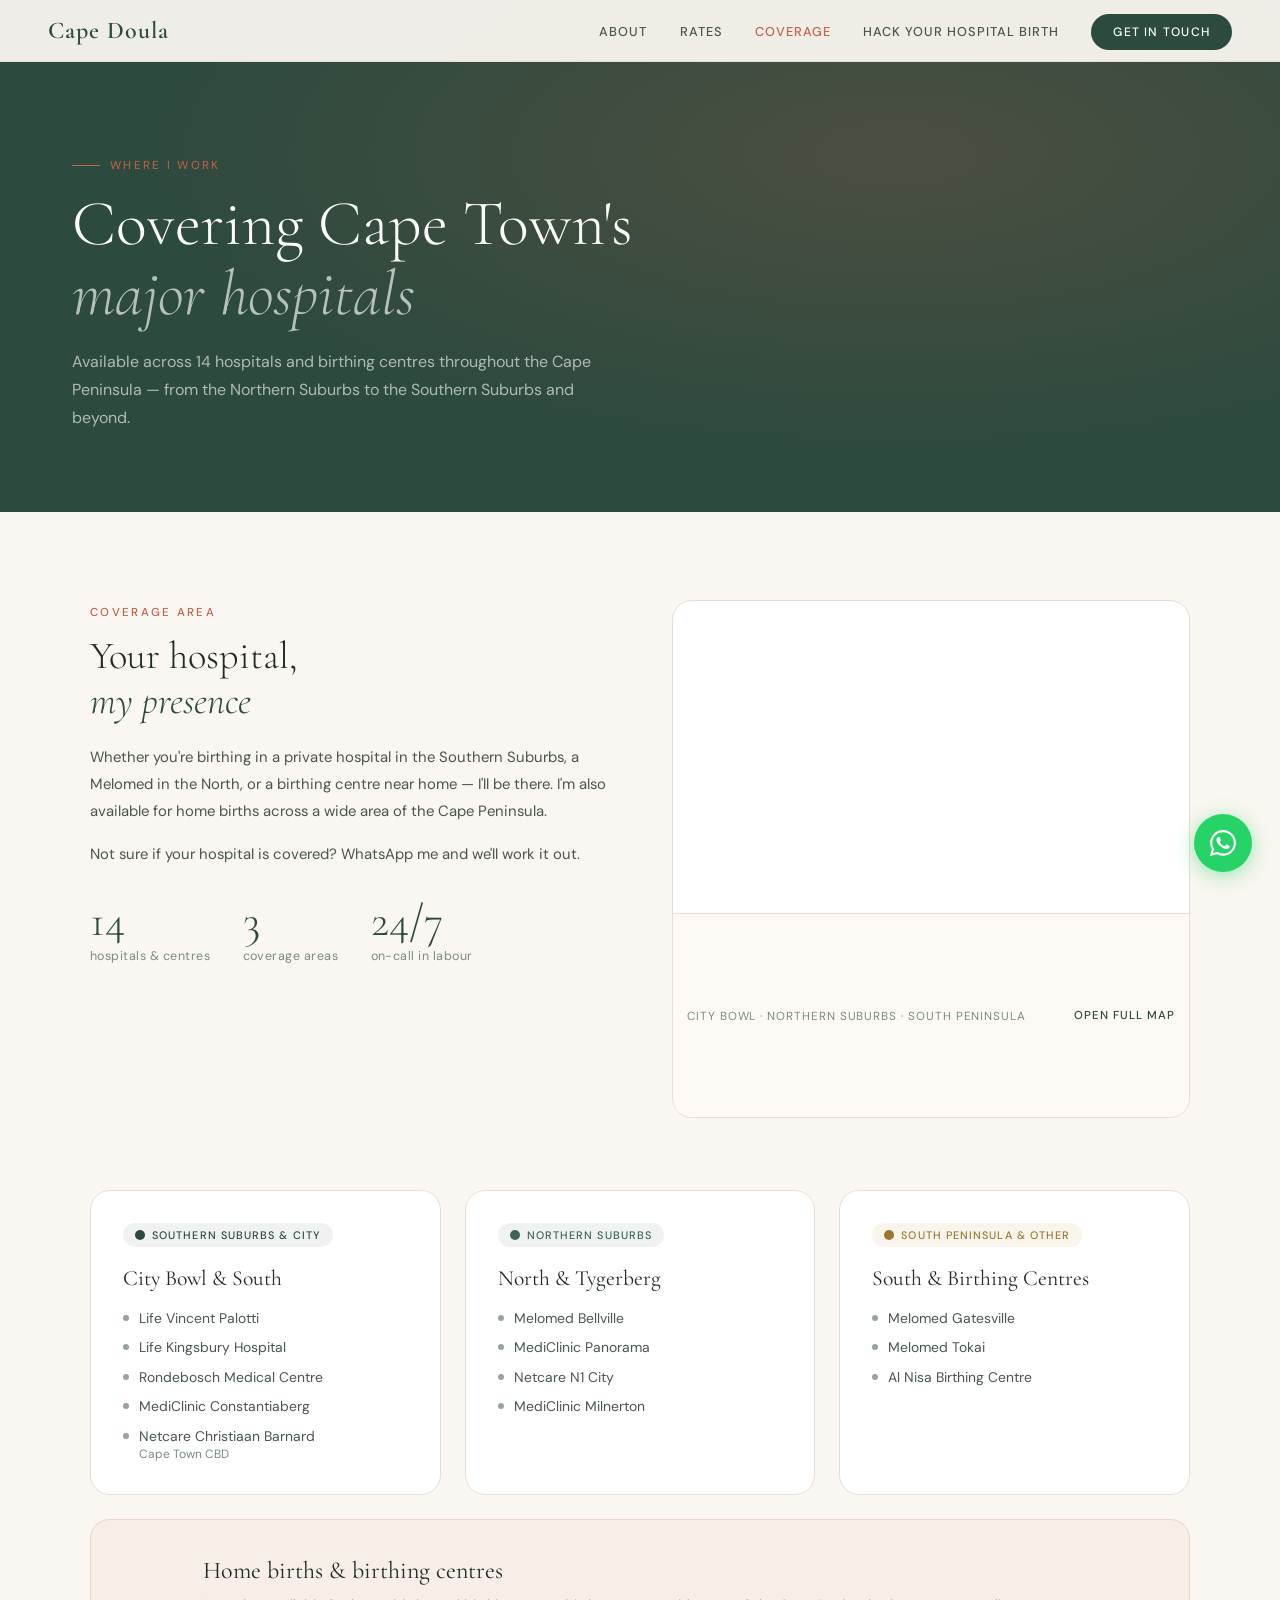
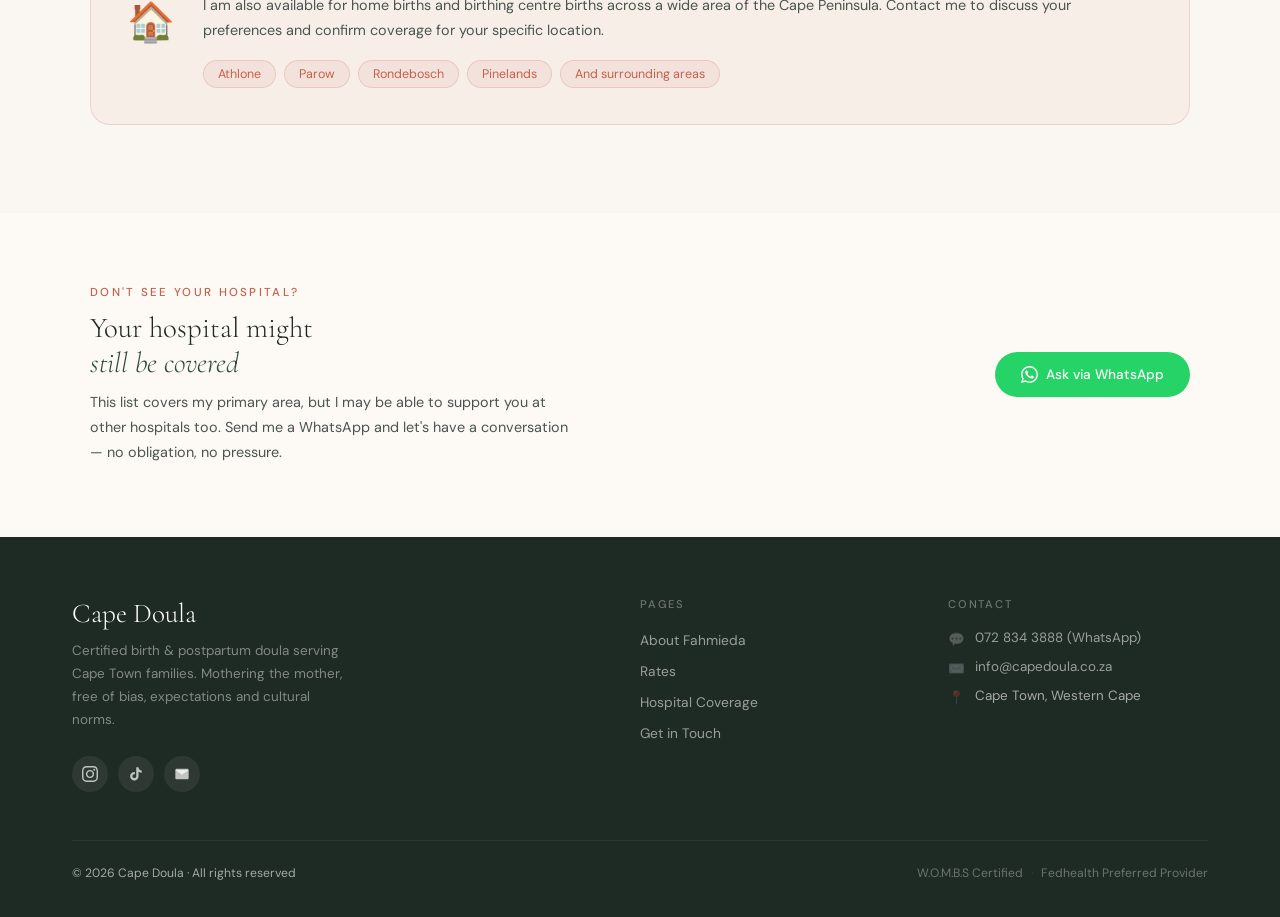
<file: coverage.html>
<!DOCTYPE html>
<html lang="en">
<head>
<meta charset="UTF-8">
<meta name="viewport" content="width=device-width, initial-scale=1.0">
<title>Hospital Coverage – Cape Doula</title>
<link href="https://fonts.googleapis.com/css2?family=Cormorant+Garamond:ital,wght@0,300;0,400;0,600;1,300;1,400&family=DM+Sans:wght@300;400;500&display=swap" rel="stylesheet">
<link rel="stylesheet" href="assets/css/site.css">
<link rel="stylesheet" href="assets/css/coverage.css">
</head>
<body>

<nav>
  <a href="index.html" class="nav-logo">Cape Doula</a>
  <ul class="nav-links" id="navLinks">
    <li><a href="about.html">About</a></li>
    <li><a href="rates.html">Rates</a></li>
    <li><a href="coverage.html" class="active">Coverage</a></li>
    <li><a href="hack-your-hospital-birth.html">Hack Your Hospital Birth</a></li>
    <li><a href="contact.html" class="nav-cta">Get in Touch</a></li>
  </ul>
  <button class="nav-toggle" id="navToggle" aria-label="Toggle menu">
    <span></span><span></span><span></span>
  </button>
</nav>

<a href="https://wa.me/27728343888" class="sticky-wa" target="_blank" aria-label="WhatsApp">
  <svg viewBox="0 0 24 24"><path d="M17.472 14.382c-.297-.149-1.758-.867-2.03-.967-.273-.099-.471-.148-.67.15-.197.297-.767.966-.94 1.164-.173.199-.347.223-.644.075-.297-.15-1.255-.463-2.39-1.475-.883-.788-1.48-1.761-1.653-2.059-.173-.297-.018-.458.13-.606.134-.133.298-.347.446-.52.149-.174.198-.298.298-.497.099-.198.05-.371-.025-.52-.075-.149-.669-1.612-.916-2.207-.242-.579-.487-.5-.669-.51-.173-.008-.371-.01-.57-.01-.198 0-.52.074-.792.372-.272.297-1.04 1.016-1.04 2.479 0 1.462 1.065 2.875 1.213 3.074.149.198 2.096 3.2 5.077 4.487.709.306 1.262.489 1.694.625.712.227 1.36.195 1.871.118.571-.085 1.758-.719 2.006-1.413.248-.694.248-1.289.173-1.413-.074-.124-.272-.198-.57-.347m-5.421 7.403h-.004a9.87 9.87 0 01-5.031-1.378l-.361-.214-3.741.982.998-3.648-.235-.374a9.86 9.86 0 01-1.51-5.26c.001-5.45 4.436-9.884 9.888-9.884 2.64 0 5.122 1.03 6.988 2.898a9.825 9.825 0 012.893 6.994c-.003 5.45-4.437 9.884-9.885 9.884m8.413-18.297A11.815 11.815 0 0012.05 0C5.495 0 .16 5.335.157 11.892c0 2.096.547 4.142 1.588 5.945L.057 24l6.305-1.654a11.882 11.882 0 005.683 1.448h.005c6.554 0 11.89-5.335 11.893-11.893a11.821 11.821 0 00-3.48-8.413z"/></svg>
</a>

<div class="page-banner">
  <div class="page-banner-inner">
    <div class="page-banner-eyebrow">Where I Work</div>
    <h1>Covering Cape Town's<br><em>major hospitals</em></h1>
    <p>Available across 14 hospitals and birthing centres throughout the Cape Peninsula — from the Northern Suburbs to the Southern Suburbs and beyond.</p>
  </div>
</div>

<section class="coverage-main">
  <div class="coverage-inner">

    <div class="coverage-intro">
      <div class="coverage-intro-text">
        <span class="section-eyebrow">Coverage Area</span>
        <h2 class="coverage-title">Your hospital,<br><em>my presence</em></h2>
        <p class="coverage-intro-para">Whether you're birthing in a private hospital in the Southern Suburbs, a Melomed in the North, or a birthing centre near home — I'll be there. I'm also available for home births across a wide area of the Cape Peninsula.</p>
        <p class="coverage-intro-para">Not sure if your hospital is covered? WhatsApp me and we'll work it out.</p>
        <div class="coverage-stat-row">
          <div class="coverage-stat">
            <div class="coverage-stat-num">14</div>
            <div class="coverage-stat-label">hospitals & centres</div>
          </div>
          <div class="coverage-stat">
            <div class="coverage-stat-num">3</div>
            <div class="coverage-stat-label">coverage areas</div>
          </div>
          <div class="coverage-stat">
            <div class="coverage-stat-num">24/7</div>
            <div class="coverage-stat-label">on-call in labour</div>
          </div>
        </div>
      </div>
      <div class="coverage-map">
        <iframe
          title="Cape Doula coverage map"
          src="https://maps.google.com/maps?q=Cape%20Town%20hospitals%20and%20birthing%20centres&t=&z=10&ie=UTF8&iwloc=&output=embed"
          loading="lazy"
          referrerpolicy="no-referrer-when-downgrade"
          allowfullscreen>
        </iframe>
        <div class="coverage-map-meta">
          <span>City Bowl · Northern Suburbs · South Peninsula</span>
          <a href="https://www.google.com/maps/search/Cape+Town+hospitals+and+birthing+centres" target="_blank" rel="noopener noreferrer">Open full map</a>
        </div>
      </div>
    </div>

    <div class="areas-grid">
      <!-- Southern Suburbs & City -->
      <div class="area-card">
        <div class="area-badge">
          <svg width="10" height="10" viewBox="0 0 10 10"><circle cx="5" cy="5" r="5" fill="currentColor"/></svg>
          Southern Suburbs & City
        </div>
        <div class="area-name">City Bowl &amp; South</div>
        <div class="hospital-list">
          <div class="hospital-item"><div class="hospital-dot"></div><div><div class="hospital-name">Life Vincent Palotti</div></div></div>
          <div class="hospital-item"><div class="hospital-dot"></div><div><div class="hospital-name">Life Kingsbury Hospital</div></div></div>
          <div class="hospital-item"><div class="hospital-dot"></div><div><div class="hospital-name">Rondebosch Medical Centre</div></div></div>
          <div class="hospital-item"><div class="hospital-dot"></div><div><div class="hospital-name">MediClinic Constantiaberg</div></div></div>
          <div class="hospital-item"><div class="hospital-dot"></div><div><div class="hospital-name">Netcare Christiaan Barnard</div><div class="hospital-sub">Cape Town CBD</div></div></div>
        </div>
      </div>
      <!-- Northern Suburbs -->
      <div class="area-card">
        <div class="area-badge" style="background:rgba(45,74,62,0.07);color:var(--forest-mid);">
          <svg width="10" height="10" viewBox="0 0 10 10"><circle cx="5" cy="5" r="5" fill="currentColor"/></svg>
          Northern Suburbs
        </div>
        <div class="area-name">North &amp; Tygerberg</div>
        <div class="hospital-list">
          <div class="hospital-item"><div class="hospital-dot"></div><div><div class="hospital-name">Melomed Bellville</div></div></div>
          <div class="hospital-item"><div class="hospital-dot"></div><div><div class="hospital-name">MediClinic Panorama</div></div></div>
          <div class="hospital-item"><div class="hospital-dot"></div><div><div class="hospital-name">Netcare N1 City</div></div></div>
          <div class="hospital-item"><div class="hospital-dot"></div><div><div class="hospital-name">MediClinic Milnerton</div></div></div>
        </div>
      </div>
      <!-- South Peninsula & Other -->
      <div class="area-card">
        <div class="area-badge" style="background:rgba(196,154,74,0.1);color:#9A7A30;">
          <svg width="10" height="10" viewBox="0 0 10 10"><circle cx="5" cy="5" r="5" fill="currentColor"/></svg>
          South Peninsula & Other
        </div>
        <div class="area-name">South &amp; Birthing Centres</div>
        <div class="hospital-list">
          <div class="hospital-item"><div class="hospital-dot"></div><div><div class="hospital-name">Melomed Gatesville</div></div></div>
          <div class="hospital-item"><div class="hospital-dot"></div><div><div class="hospital-name">Melomed Tokai</div></div></div>
          <div class="hospital-item"><div class="hospital-dot"></div><div><div class="hospital-name">Al Nisa Birthing Centre</div></div></div>
        </div>
      </div>
    </div>

    <!-- HOMEBIRTH -->
    <div class="homebirth-card" style="margin-top:24px;">
      <div class="homebirth-icon">🏠</div>
      <div>
        <h3 class="homebirth-title">Home births & birthing centres</h3>
        <p class="homebirth-desc">I am also available for home births and birthing centre births across a wide area of the Cape Peninsula. Contact me to discuss your preferences and confirm coverage for your specific location.</p>
        <div class="homebirth-areas">
          <span class="homebirth-area">Athlone</span>
          <span class="homebirth-area">Parow</span>
          <span class="homebirth-area">Rondebosch</span>
          <span class="homebirth-area">Pinelands</span>
          <span class="homebirth-area">And surrounding areas</span>
        </div>
      </div>
    </div>

  </div>
</section>

<!-- NOT LISTED -->
<div class="not-listed">
  <div class="not-listed-inner">
    <div class="not-listed-text">
      <div style="font-size:0.72rem;letter-spacing:0.2em;text-transform:uppercase;color:var(--terracotta);font-weight:500;margin-bottom:10px;">Don't see your hospital?</div>
      <h3 class="not-listed-title">Your hospital might<br><em>still be covered</em></h3>
      <p class="not-listed-desc">This list covers my primary area, but I may be able to support you at other hospitals too. Send me a WhatsApp and let's have a conversation — no obligation, no pressure.</p>
    </div>
    <a href="https://wa.me/27728343888?text=Hi%20Fahmieda%2C%20I%27d%20like%20to%20know%20if%20you%20cover%20my%20hospital." class="btn-wa" target="_blank">
      <svg viewBox="0 0 24 24"><path d="M17.472 14.382c-.297-.149-1.758-.867-2.03-.967-.273-.099-.471-.148-.67.15-.197.297-.767.966-.94 1.164-.173.199-.347.223-.644.075-.297-.15-1.255-.463-2.39-1.475-.883-.788-1.48-1.761-1.653-2.059-.173-.297-.018-.458.13-.606.134-.133.298-.347.446-.52.149-.174.198-.298.298-.497.099-.198.05-.371-.025-.52-.075-.149-.669-1.612-.916-2.207-.242-.579-.487-.5-.669-.51-.173-.008-.371-.01-.57-.01-.198 0-.52.074-.792.372-.272.297-1.04 1.016-1.04 2.479 0 1.462 1.065 2.875 1.213 3.074.149.198 2.096 3.2 5.077 4.487.709.306 1.262.489 1.694.625.712.227 1.36.195 1.871.118.571-.085 1.758-.719 2.006-1.413.248-.694.248-1.289.173-1.413-.074-.124-.272-.198-.57-.347m-5.421 7.403h-.004a9.87 9.87 0 01-5.031-1.378l-.361-.214-3.741.982.998-3.648-.235-.374a9.86 9.86 0 01-1.51-5.26c.001-5.45 4.436-9.884 9.888-9.884 2.64 0 5.122 1.03 6.988 2.898a9.825 9.825 0 012.893 6.994c-.003 5.45-4.437 9.884-9.885 9.884m8.413-18.297A11.815 11.815 0 0012.05 0C5.495 0 .16 5.335.157 11.892c0 2.096.547 4.142 1.588 5.945L.057 24l6.305-1.654a11.882 11.882 0 005.683 1.448h.005c6.554 0 11.89-5.335 11.893-11.893a11.821 11.821 0 00-3.48-8.413z"/></svg>
      Ask via WhatsApp
    </a>
  </div>
</div>

<footer>
  <div class="footer-inner">
    <div>
      <div class="footer-brand">Cape Doula</div>
      <p class="footer-tagline">Certified birth & postpartum doula serving Cape Town families. Mothering the mother, free of bias, expectations and cultural norms.</p>
      <div class="footer-social">
        <a href="https://www.instagram.com/capedoula/" target="_blank" aria-label="Instagram"><svg viewBox="0 0 24 24"><path d="M12 2.163c3.204 0 3.584.012 4.85.07 3.252.148 4.771 1.691 4.919 4.919.058 1.265.069 1.645.069 4.849 0 3.205-.012 3.584-.069 4.849-.149 3.225-1.664 4.771-4.919 4.919-1.266.058-1.644.07-4.85.07-3.204 0-3.584-.012-4.849-.07-3.26-.149-4.771-1.699-4.919-4.92-.058-1.265-.07-1.644-.07-4.849 0-3.204.013-3.583.07-4.849.149-3.227 1.664-4.771 4.919-4.919 1.266-.057 1.645-.069 4.849-.069zm0-2.163c-3.259 0-3.667.014-4.947.072-4.358.2-6.78 2.618-6.98 6.98-.059 1.281-.073 1.689-.073 4.948 0 3.259.014 3.668.072 4.948.2 4.358 2.618 6.78 6.98 6.98 1.281.058 1.689.072 4.948.072 3.259 0 3.668-.014 4.948-.072 4.354-.2 6.782-2.618 6.979-6.98.059-1.28.073-1.689.073-4.948 0-3.259-.014-3.667-.072-4.947-.196-4.354-2.617-6.78-6.979-6.98-1.281-.059-1.69-.073-4.949-.073zm0 5.838c-3.403 0-6.162 2.759-6.162 6.162s2.759 6.163 6.162 6.163 6.162-2.759 6.162-6.163c0-3.403-2.759-6.162-6.162-6.162zm0 10.162c-2.209 0-4-1.79-4-4 0-2.209 1.791-4 4-4s4 1.791 4 4c0 2.21-1.791 4-4 4zm6.406-11.845c-.796 0-1.441.645-1.441 1.44s.645 1.44 1.441 1.44c.795 0 1.439-.645 1.439-1.44s-.644-1.44-1.439-1.44z"/></svg></a>
        <a href="https://www.tiktok.com/@capedoulafahmieda" target="_blank" aria-label="TikTok"><svg viewBox="0 0 24 24"><path d="M19.59 6.69a4.83 4.83 0 01-3.77-4.25V2h-3.45v13.67a2.89 2.89 0 01-2.88 2.5 2.89 2.89 0 01-2.89-2.89 2.89 2.89 0 012.89-2.89c.28 0 .54.04.79.1V9.01a6.33 6.33 0 00-.79-.05 6.34 6.34 0 00-6.34 6.34 6.34 6.34 0 006.34 6.34 6.34 6.34 0 006.33-6.34V8.69a8.18 8.18 0 004.79 1.52V6.75a4.85 4.85 0 01-1.02-.06z"/></svg></a>
        <a href="mailto:info@capedoula.co.za" aria-label="Email"><svg viewBox="0 0 24 24"><path d="M4 4h16c1.1 0 2 .9 2 2v12c0 1.1-.9 2-2 2H4c-1.1 0-2-.9-2-2V6c0-1.1.9-2 2-2z"/><polyline points="22,6 12,13 2,6"/></svg></a>
      </div>
    </div>
    <div>
      <div class="footer-col-title">Pages</div>
      <ul class="footer-links">
        <li><a href="about.html">About Fahmieda</a></li>
        <li><a href="rates.html">Rates</a></li>
        <li><a href="coverage.html">Hospital Coverage</a></li>
        <li><a href="contact.html">Get in Touch</a></li>
      </ul>
    </div>
    <div>
      <div class="footer-col-title">Contact</div>
      <div class="footer-contact-item"><span class="footer-contact-icon">💬</span><span><a href="https://wa.me/27728343888" style="color:rgba(255,255,255,0.55);text-decoration:none;" target="_blank">072 834 3888 (WhatsApp)</a></span></div>
      <div class="footer-contact-item"><span class="footer-contact-icon">✉️</span><span><a href="mailto:info@capedoula.co.za" style="color:rgba(255,255,255,0.55);text-decoration:none;">info@capedoula.co.za</a></span></div>
      <div class="footer-contact-item"><span class="footer-contact-icon">📍</span><span>Cape Town, Western Cape</span></div>
    </div>
  </div>
  <div class="footer-bottom">
    <span>© 2026 Cape Doula · All rights reserved</span>
    <div class="footer-cert-line"><span>W.O.M.B.S Certified</span><span style="opacity:0.3">·</span><span>Fedhealth Preferred Provider</span></div>
  </div>
</footer>

<script src="assets/js/site.js"></script>
</body>
</html>
</file>
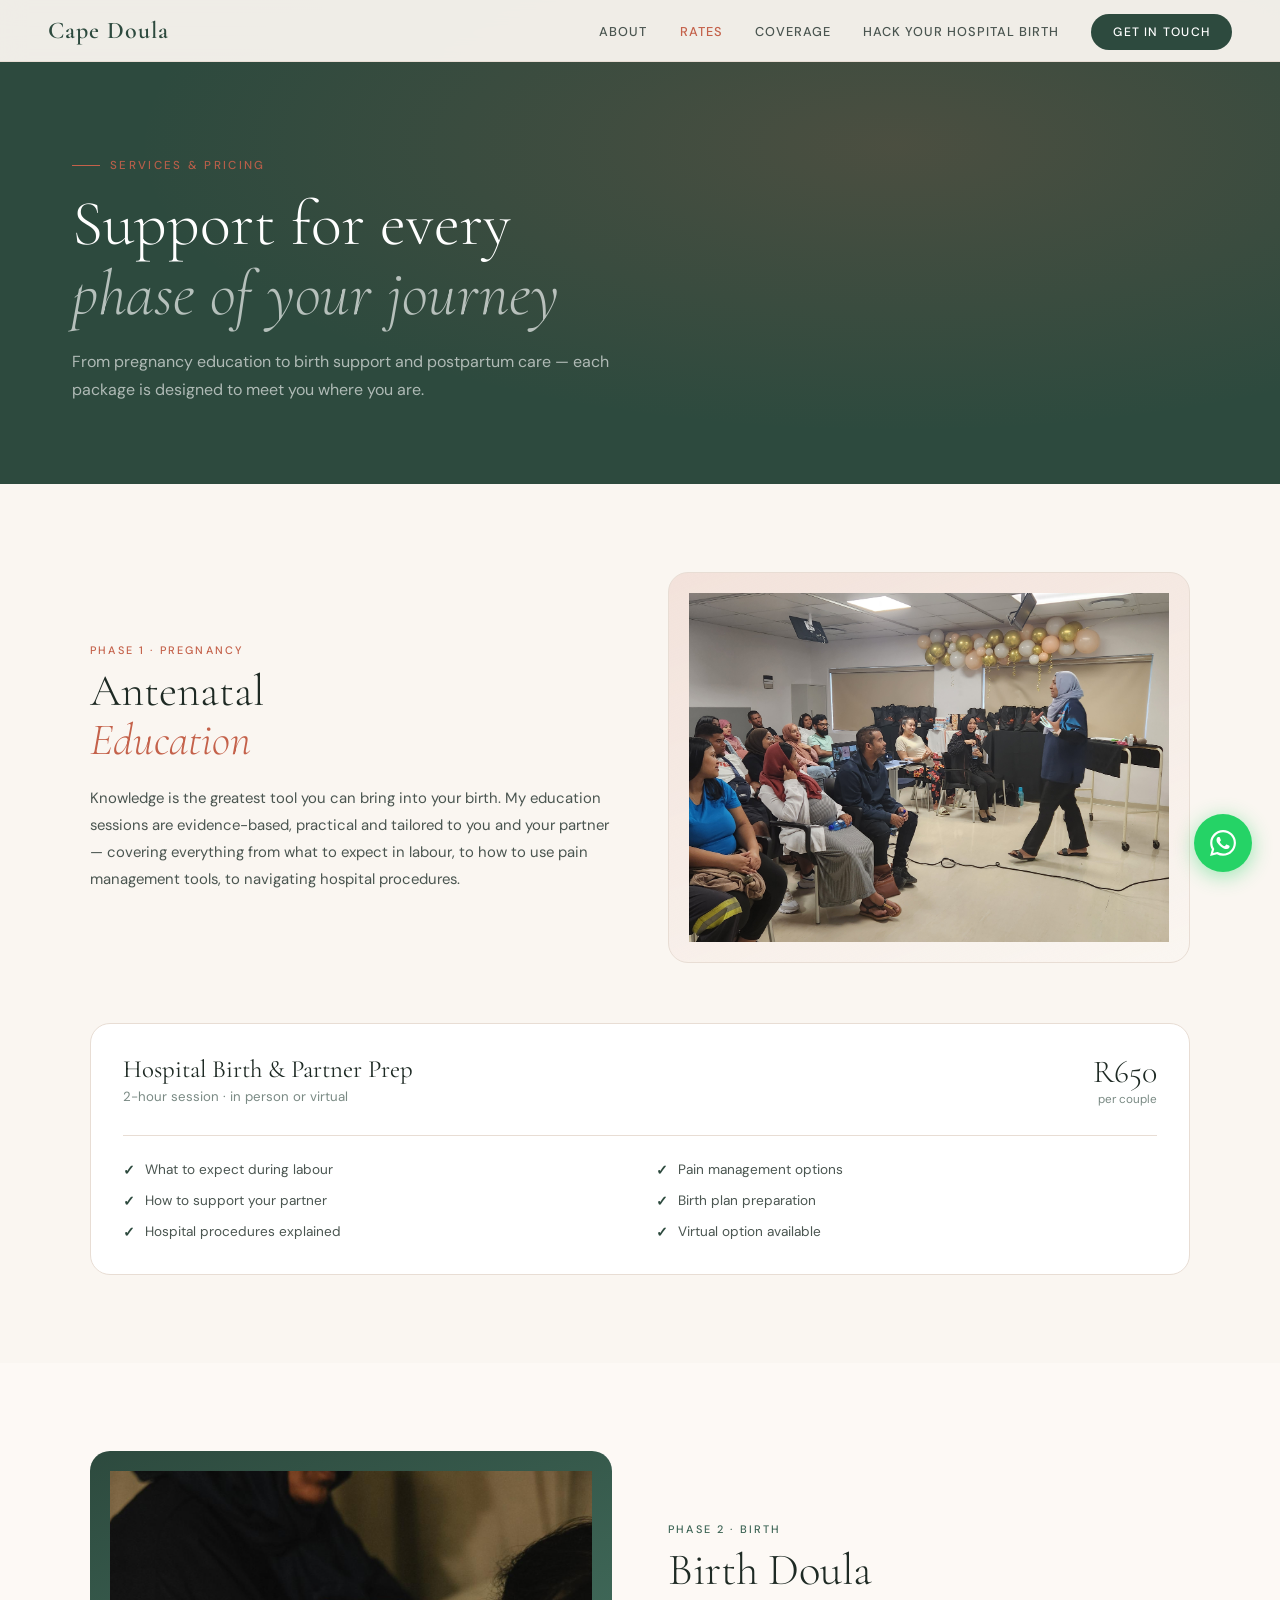
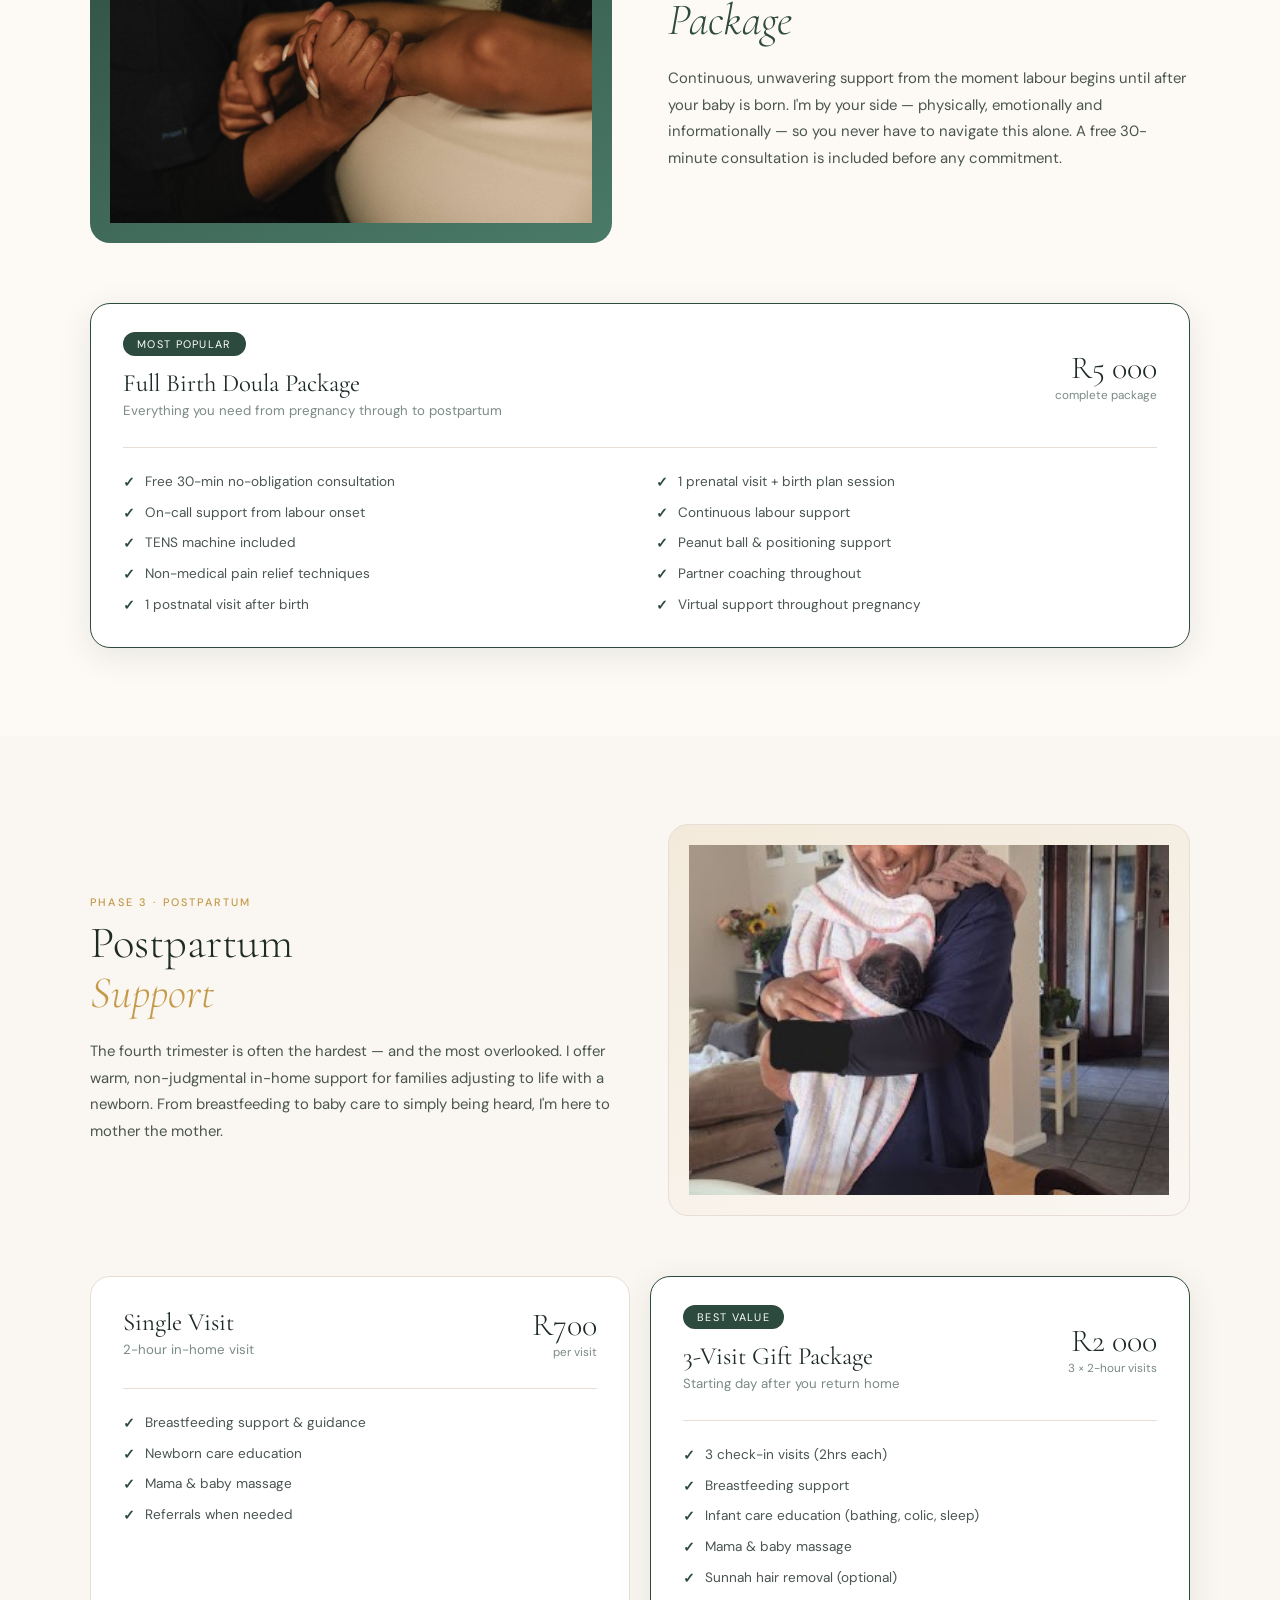
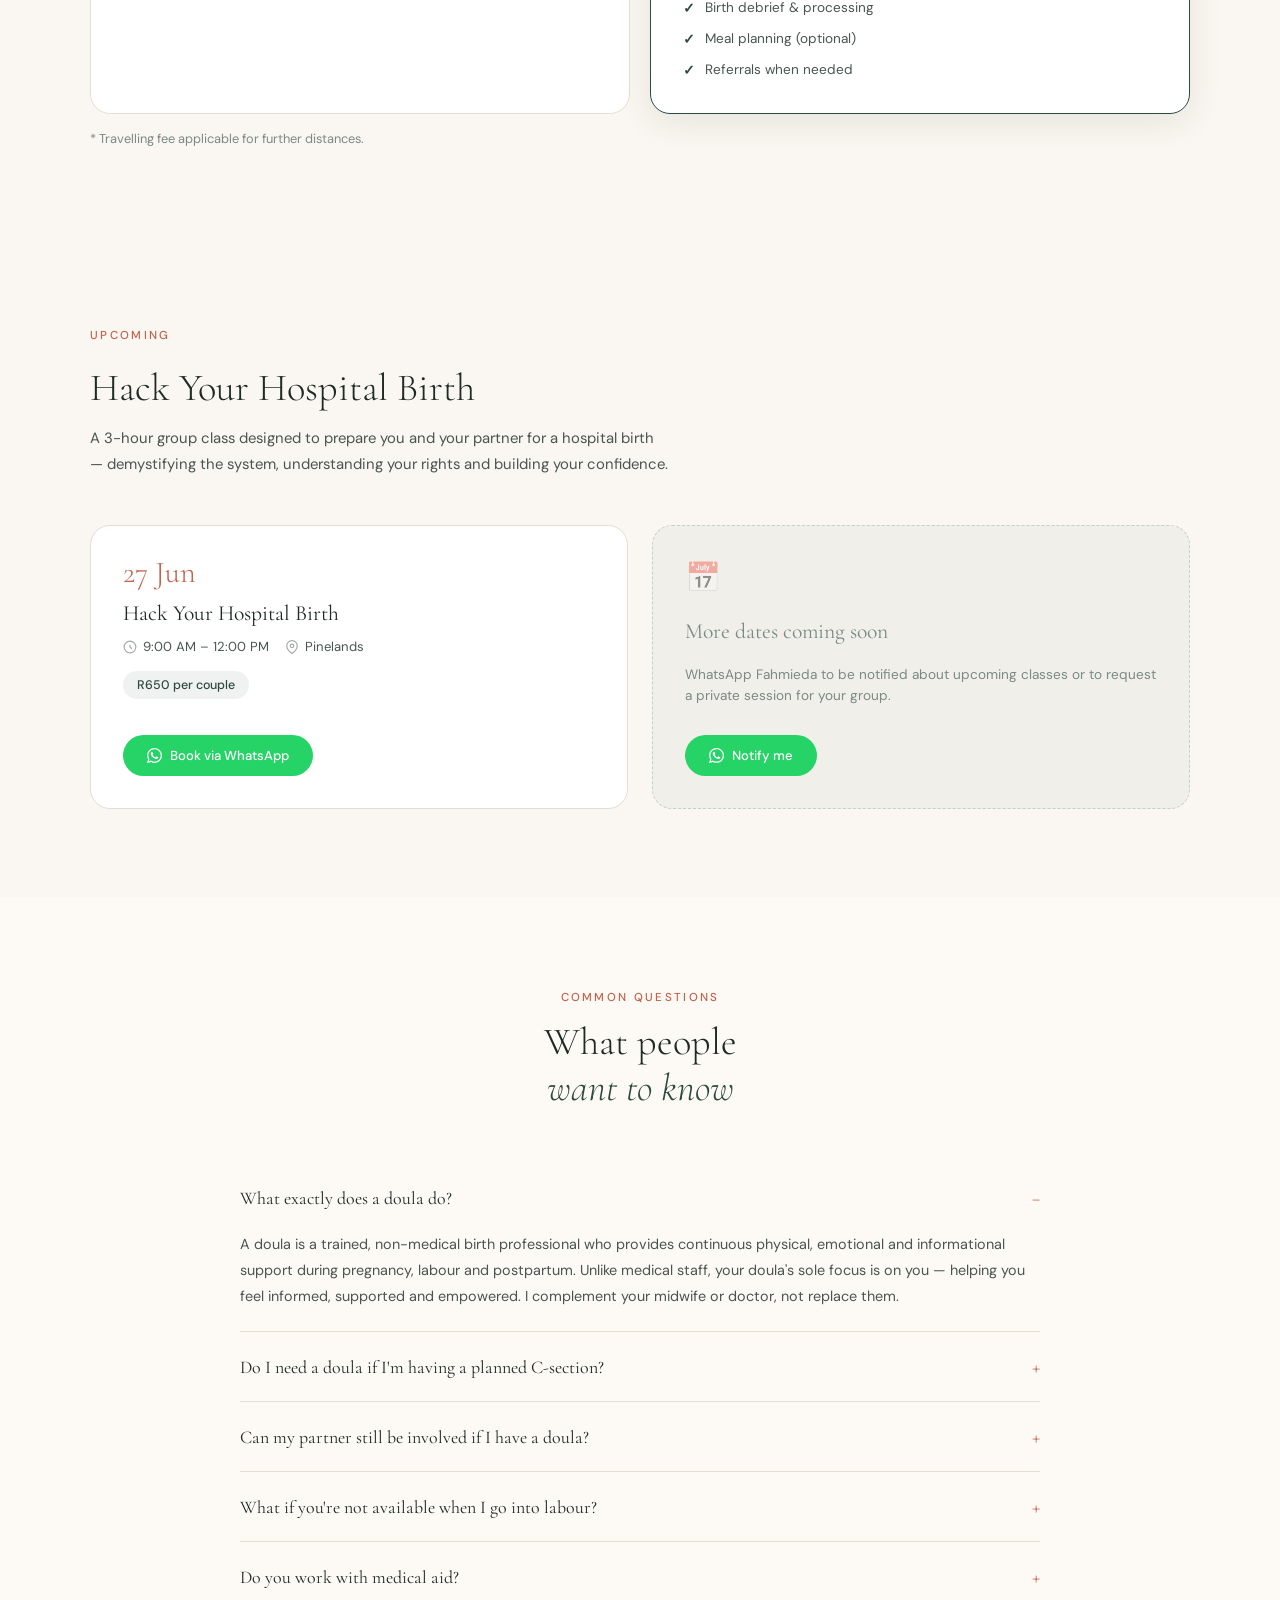
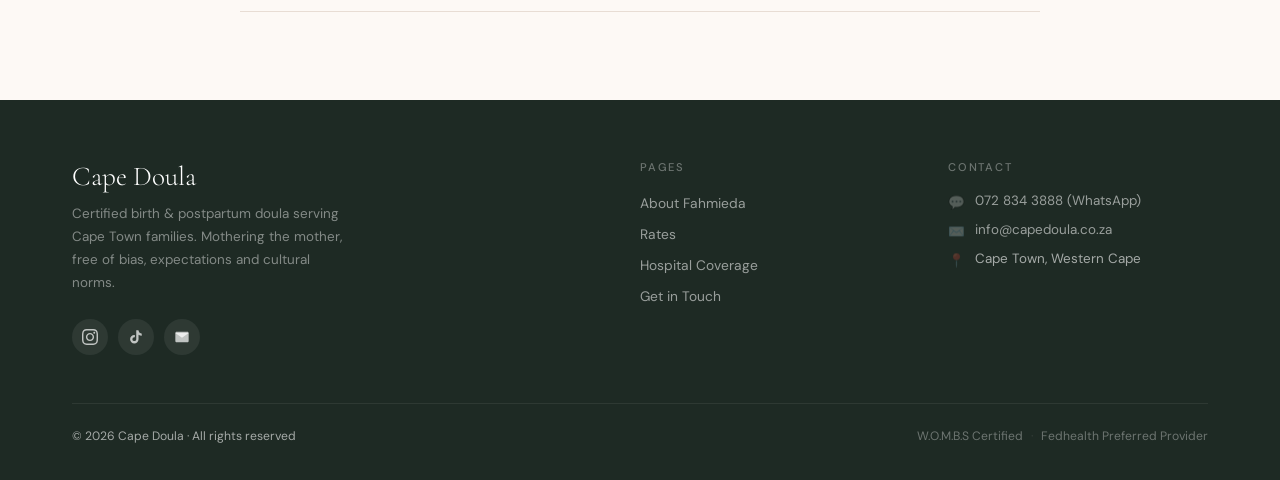
<file: rates.html>
<!DOCTYPE html>
<html lang="en">
<head>
<meta charset="UTF-8">
<meta name="viewport" content="width=device-width, initial-scale=1.0">
<title>Services & Pricing – Cape Doula</title>
<link href="https://fonts.googleapis.com/css2?family=Cormorant+Garamond:ital,wght@0,300;0,400;0,600;1,300;1,400&family=DM+Sans:wght@300;400;500&display=swap" rel="stylesheet">
<link rel="stylesheet" href="assets/css/site.css">
<link rel="stylesheet" href="assets/css/services.css">
</head>
<body>

<nav>
  <a href="index.html" class="nav-logo">Cape Doula</a>
  <ul class="nav-links" id="navLinks">
    <li><a href="about.html">About</a></li>
    <li><a href="rates.html" class="active">Rates</a></li>
    <li><a href="coverage.html">Coverage</a></li>
    <li><a href="hack-your-hospital-birth.html">Hack Your Hospital Birth</a></li>
    <li><a href="contact.html" class="nav-cta">Get in Touch</a></li>
  </ul>
  <button class="nav-toggle" id="navToggle" aria-label="Toggle menu">
    <span></span><span></span><span></span>
  </button>
</nav>

<a href="https://wa.me/27728343888" class="sticky-wa" target="_blank" aria-label="WhatsApp">
  <svg viewBox="0 0 24 24"><path d="M17.472 14.382c-.297-.149-1.758-.867-2.03-.967-.273-.099-.471-.148-.67.15-.197.297-.767.966-.94 1.164-.173.199-.347.223-.644.075-.297-.15-1.255-.463-2.39-1.475-.883-.788-1.48-1.761-1.653-2.059-.173-.297-.018-.458.13-.606.134-.133.298-.347.446-.52.149-.174.198-.298.298-.497.099-.198.05-.371-.025-.52-.075-.149-.669-1.612-.916-2.207-.242-.579-.487-.5-.669-.51-.173-.008-.371-.01-.57-.01-.198 0-.52.074-.792.372-.272.297-1.04 1.016-1.04 2.479 0 1.462 1.065 2.875 1.213 3.074.149.198 2.096 3.2 5.077 4.487.709.306 1.262.489 1.694.625.712.227 1.36.195 1.871.118.571-.085 1.758-.719 2.006-1.413.248-.694.248-1.289.173-1.413-.074-.124-.272-.198-.57-.347m-5.421 7.403h-.004a9.87 9.87 0 01-5.031-1.378l-.361-.214-3.741.982.998-3.648-.235-.374a9.86 9.86 0 01-1.51-5.26c.001-5.45 4.436-9.884 9.888-9.884 2.64 0 5.122 1.03 6.988 2.898a9.825 9.825 0 012.893 6.994c-.003 5.45-4.437 9.884-9.885 9.884m8.413-18.297A11.815 11.815 0 0012.05 0C5.495 0 .16 5.335.157 11.892c0 2.096.547 4.142 1.588 5.945L.057 24l6.305-1.654a11.882 11.882 0 005.683 1.448h.005c6.554 0 11.89-5.335 11.893-11.893a11.821 11.821 0 00-3.48-8.413z"/></svg>
</a>

<div class="page-banner">
  <div class="page-banner-inner">
    <div class="page-banner-eyebrow">Services & Pricing</div>
    <h1>Support for every<br><em>phase of your journey</em></h1>
    <p>From pregnancy education to birth support and postpartum care — each package is designed to meet you where you are.</p>
  </div>
</div>

<!-- PHASE 1: PREGNANCY -->
<section class="phase" id="pregnancy">
  <div class="phase-inner">
    <div class="phase-header">
      <div>
        <div class="phase-label pregnancy">Phase 1 · Pregnancy</div>
        <h2 class="phase-title pregnancy">Antenatal<br><em>Education</em></h2>
        <p class="phase-desc">Knowledge is the greatest tool you can bring into your birth. My education sessions are evidence-based, practical and tailored to you and your partner — covering everything from what to expect in labour, to how to use pain management tools, to navigating hospital procedures.</p>
      </div>
      <div class="phase-img t"><img src="assets/images/ANtenatal%20(UNder%20Services%20).jpg" alt="Antenatal education session" /></div>
    </div>
    <div class="packages">
      <div class="package-card">
        <div class="package-top">
          <div>
            <div class="package-name">Hospital Birth & Partner Prep</div>
            <div class="package-tagline">2-hour session · in person or virtual</div>
          </div>
          <div class="package-price-wrap">
            <div class="package-price">R650</div>
            <div class="package-price-note">per couple</div>
          </div>
        </div>
        <div class="package-divider"></div>
        <div class="package-features">
          <div class="package-feature">What to expect during labour</div>
          <div class="package-feature">Pain management options</div>
          <div class="package-feature">How to support your partner</div>
          <div class="package-feature">Birth plan preparation</div>
          <div class="package-feature">Hospital procedures explained</div>
          <div class="package-feature">Virtual option available</div>
        </div>
      </div>
    </div>
  </div>
</section>

<!-- PHASE 2: BIRTH -->
<section class="phase phase-alt" id="birth">
  <div class="phase-inner">
    <div class="phase-header flip">
      <div>
        <div class="phase-label birth">Phase 2 · Birth</div>
        <h2 class="phase-title birth">Birth Doula<br><em>Package</em></h2>
        <p class="phase-desc">Continuous, unwavering support from the moment labour begins until after your baby is born. I'm by your side — physically, emotionally and informationally — so you never have to navigate this alone. A free 30-minute consultation is included before any commitment.</p>
      </div>
      <div class="phase-img"><img src="assets/images/Birth%20Doula%20Package.jpeg" alt="Birth doula support during labour" /></div>
    </div>
    <div class="packages">
      <div class="package-card featured">
        <div class="package-top">
          <div>
            <div class="featured-tag">Most popular</div>
            <div class="package-name">Full Birth Doula Package</div>
            <div class="package-tagline">Everything you need from pregnancy through to postpartum</div>
          </div>
          <div class="package-price-wrap">
            <div class="package-price">R5 000</div>
            <div class="package-price-note">complete package</div>
          </div>
        </div>
        <div class="package-divider"></div>
        <div class="package-features">
          <div class="package-feature">Free 30-min no-obligation consultation</div>
          <div class="package-feature">1 prenatal visit + birth plan session</div>
          <div class="package-feature">On-call support from labour onset</div>
          <div class="package-feature">Continuous labour support</div>
          <div class="package-feature">TENS machine included</div>
          <div class="package-feature">Peanut ball & positioning support</div>
          <div class="package-feature">Non-medical pain relief techniques</div>
          <div class="package-feature">Partner coaching throughout</div>
          <div class="package-feature">1 postnatal visit after birth</div>
          <div class="package-feature">Virtual support throughout pregnancy</div>
        </div>
      </div>
    </div>
  </div>
</section>

<!-- PHASE 3: POSTPARTUM -->
<section class="phase" id="postpartum">
  <div class="phase-inner">
    <div class="phase-header">
      <div>
        <div class="phase-label postpartum">Phase 3 · Postpartum</div>
        <h2 class="phase-title postpartum">Postpartum<br><em>Support</em></h2>
        <p class="phase-desc">The fourth trimester is often the hardest — and the most overlooked. I offer warm, non-judgmental in-home support for families adjusting to life with a newborn. From breastfeeding to baby care to simply being heard, I'm here to mother the mother.</p>
      </div>
      <div class="phase-img g"><img src="assets/images/bathing%20baby%20Zahra.jpg" alt="Postpartum baby care support" /></div>
    </div>
    <div class="packages" style="display:grid;grid-template-columns:1fr 1fr;gap:20px;">
      <div class="package-card">
        <div class="package-top">
          <div>
            <div class="package-name">Single Visit</div>
            <div class="package-tagline">2-hour in-home visit</div>
          </div>
          <div class="package-price-wrap">
            <div class="package-price">R700</div>
            <div class="package-price-note">per visit</div>
          </div>
        </div>
        <div class="package-divider"></div>
        <div class="package-features" style="grid-template-columns:1fr;">
          <div class="package-feature">Breastfeeding support & guidance</div>
          <div class="package-feature">Newborn care education</div>
          <div class="package-feature">Mama & baby massage</div>
          <div class="package-feature">Referrals when needed</div>
        </div>
      </div>
      <div class="package-card featured">
        <div class="package-top">
          <div>
            <div class="featured-tag">Best value</div>
            <div class="package-name">3-Visit Gift Package</div>
            <div class="package-tagline">Starting day after you return home</div>
          </div>
          <div class="package-price-wrap">
            <div class="package-price">R2 000</div>
            <div class="package-price-note">3 × 2-hour visits</div>
          </div>
        </div>
        <div class="package-divider"></div>
        <div class="package-features" style="grid-template-columns:1fr;">
          <div class="package-feature">3 check-in visits (2hrs each)</div>
          <div class="package-feature">Breastfeeding support</div>
          <div class="package-feature">Infant care education (bathing, colic, sleep)</div>
          <div class="package-feature">Mama & baby massage</div>
          <div class="package-feature">Sunnah hair removal (optional)</div>
          <div class="package-feature">Birth debrief & processing</div>
          <div class="package-feature">Meal planning (optional)</div>
          <div class="package-feature">Referrals when needed</div>
        </div>
      </div>
    </div>
    <p style="font-size:0.8rem;color:var(--text-light);margin-top:16px;">* Travelling fee applicable for further distances.</p>
  </div>
</section>

<!-- UPCOMING CLASSES -->
<section class="class-section">
  <div class="class-inner">
    <div style="margin-bottom:8px;"><span class="section-eyebrow">Upcoming</span></div>
    <h2 class="section-title" style="font-size:clamp(1.9rem,3vw,2.8rem);margin-bottom:0;">Hack Your Hospital Birth</h2>
    <p style="font-size:0.93rem;line-height:1.75;color:var(--text-mid);max-width:580px;margin-top:14px;">A 3-hour group class designed to prepare you and your partner for a hospital birth — demystifying the system, understanding your rights and building your confidence.</p>
    <div class="class-grid">
      <div class="class-card">
        <div class="class-date">27 Jun</div>
        <div class="class-name">Hack Your Hospital Birth</div>
        <div class="class-meta">
          <div class="class-meta-item">
            <svg viewBox="0 0 24 24" fill="none" stroke="currentColor" stroke-width="2"><circle cx="12" cy="12" r="10"/><path d="M12 8v4l3 3"/></svg>
            9:00 AM – 12:00 PM
          </div>
          <div class="class-meta-item">
            <svg viewBox="0 0 24 24" fill="none" stroke="currentColor" stroke-width="2"><path d="M21 10c0 7-9 13-9 13s-9-6-9-13a9 9 0 0118 0z"/><circle cx="12" cy="10" r="3"/></svg>
            Pinelands
          </div>
        </div>
        <div class="class-price-tag">R650 per couple</div>
        <div class="class-cta">
          <a href="https://wa.me/27728343888?text=Hi%20Fahmieda%2C%20I%27d%20like%20to%20book%20the%20Hack%20Your%20Hospital%20Birth%20class%20on%2025%20April%20in%20Pinelands." class="btn-wa" target="_blank">
            <svg viewBox="0 0 24 24"><path d="M17.472 14.382c-.297-.149-1.758-.867-2.03-.967-.273-.099-.471-.148-.67.15-.197.297-.767.966-.94 1.164-.173.199-.347.223-.644.075-.297-.15-1.255-.463-2.39-1.475-.883-.788-1.48-1.761-1.653-2.059-.173-.297-.018-.458.13-.606.134-.133.298-.347.446-.52.149-.174.198-.298.298-.497.099-.198.05-.371-.025-.52-.075-.149-.669-1.612-.916-2.207-.242-.579-.487-.5-.669-.51-.173-.008-.371-.01-.57-.01-.198 0-.52.074-.792.372-.272.297-1.04 1.016-1.04 2.479 0 1.462 1.065 2.875 1.213 3.074.149.198 2.096 3.2 5.077 4.487.709.306 1.262.489 1.694.625.712.227 1.36.195 1.871.118.571-.085 1.758-.719 2.006-1.413.248-.694.248-1.289.173-1.413-.074-.124-.272-.198-.57-.347m-5.421 7.403h-.004a9.87 9.87 0 01-5.031-1.378l-.361-.214-3.741.982.998-3.648-.235-.374a9.86 9.86 0 01-1.51-5.26c.001-5.45 4.436-9.884 9.888-9.884 2.64 0 5.122 1.03 6.988 2.898a9.825 9.825 0 012.893 6.994c-.003 5.45-4.437 9.884-9.885 9.884m8.413-18.297A11.815 11.815 0 0012.05 0C5.495 0 .16 5.335.157 11.892c0 2.096.547 4.142 1.588 5.945L.057 24l6.305-1.654a11.882 11.882 0 005.683 1.448h.005c6.554 0 11.89-5.335 11.893-11.893a11.821 11.821 0 00-3.48-8.413z"/></svg>
            Book via WhatsApp
          </a>
        </div>
      </div>
      <div class="class-card" style="background:rgba(45,74,62,0.04);border-style:dashed;border-color:rgba(45,74,62,0.2);">
        <div style="font-size:1.8rem;margin-bottom:10px;opacity:0.4;">📅</div>
        <div class="class-name" style="color:var(--text-light);">More dates coming soon</div>
        <p style="font-size:0.85rem;color:var(--text-light);line-height:1.6;margin-top:8px;">WhatsApp Fahmieda to be notified about upcoming classes or to request a private session for your group.</p>
        <div class="class-cta" style="margin-top:16px;">
          <a href="https://wa.me/27728343888?text=Hi%20Fahmieda%2C%20please%20let%20me%20know%20about%20upcoming%20classes." class="btn-wa" target="_blank">
            <svg viewBox="0 0 24 24"><path d="M17.472 14.382c-.297-.149-1.758-.867-2.03-.967-.273-.099-.471-.148-.67.15-.197.297-.767.966-.94 1.164-.173.199-.347.223-.644.075-.297-.15-1.255-.463-2.39-1.475-.883-.788-1.48-1.761-1.653-2.059-.173-.297-.018-.458.13-.606.134-.133.298-.347.446-.52.149-.174.198-.298.298-.497.099-.198.05-.371-.025-.52-.075-.149-.669-1.612-.916-2.207-.242-.579-.487-.5-.669-.51-.173-.008-.371-.01-.57-.01-.198 0-.52.074-.792.372-.272.297-1.04 1.016-1.04 2.479 0 1.462 1.065 2.875 1.213 3.074.149.198 2.096 3.2 5.077 4.487.709.306 1.262.489 1.694.625.712.227 1.36.195 1.871.118.571-.085 1.758-.719 2.006-1.413.248-.694.248-1.289.173-1.413-.074-.124-.272-.198-.57-.347m-5.421 7.403h-.004a9.87 9.87 0 01-5.031-1.378l-.361-.214-3.741.982.998-3.648-.235-.374a9.86 9.86 0 01-1.51-5.26c.001-5.45 4.436-9.884 9.888-9.884 2.64 0 5.122 1.03 6.988 2.898a9.825 9.825 0 012.893 6.994c-.003 5.45-4.437 9.884-9.885 9.884m8.413-18.297A11.815 11.815 0 0012.05 0C5.495 0 .16 5.335.157 11.892c0 2.096.547 4.142 1.588 5.945L.057 24l6.305-1.654a11.882 11.882 0 005.683 1.448h.005c6.554 0 11.89-5.335 11.893-11.893a11.821 11.821 0 00-3.48-8.413z"/></svg>
            Notify me
          </a>
        </div>
      </div>
    </div>
  </div>
</section>

<!-- FAQ -->
<section class="faq-section">
  <div class="faq-inner">
    <div class="faq-header">
      <span class="section-eyebrow">Common Questions</span>
      <h2 class="section-title">What people<br><em>want to know</em></h2>
    </div>
    <div class="faq-item open">
      <div class="faq-q">What exactly does a doula do?</div>
      <div class="faq-a">A doula is a trained, non-medical birth professional who provides continuous physical, emotional and informational support during pregnancy, labour and postpartum. Unlike medical staff, your doula's sole focus is on you — helping you feel informed, supported and empowered. I complement your midwife or doctor, not replace them.</div>
    </div>
    <div class="faq-item">
      <div class="faq-q">Do I need a doula if I'm having a planned C-section?</div>
      <div class="faq-a">Absolutely. A doula is just as valuable for a caesarean birth. I can help you prepare emotionally, understand the procedure, advocate for your preferences in theatre (like delayed cord clamping or skin-to-skin), and support you through recovery and the early postpartum period.</div>
    </div>
    <div class="faq-item">
      <div class="faq-q">Can my partner still be involved if I have a doula?</div>
      <div class="faq-a">Yes — and most partners feel far more confident and capable with a doula present. Coaching your partner is a key part of what I do. Many fathers and partners say the doula gave them something meaningful to contribute, and helped them feel less helpless during labour.</div>
    </div>
    <div class="faq-item">
      <div class="faq-q">What if you're not available when I go into labour?</div>
      <div class="faq-a">I manage my client intake carefully to ensure I'm available for your birth. In the very rare event of an unforeseen conflict, I have a trusted network of fellow doulas I can connect you with, and I will brief them fully on your birth plan and preferences.</div>
    </div>
    <div class="faq-item">
      <div class="faq-q">Do you work with medical aid?</div>
      <div class="faq-a">I am a preferred provider with Fedhealth. For other medical aids, I recommend checking directly with your scheme. Many families pay privately — the peace of mind and support a doula provides is considered well worth the investment.</div>
    </div>
  </div>
</section>

<footer>
  <div class="footer-inner">
    <div>
      <div class="footer-brand">Cape Doula</div>
      <p class="footer-tagline">Certified birth & postpartum doula serving Cape Town families. Mothering the mother, free of bias, expectations and cultural norms.</p>
      <div class="footer-social">
        <a href="https://www.instagram.com/capedoula/" target="_blank" aria-label="Instagram"><svg viewBox="0 0 24 24"><path d="M12 2.163c3.204 0 3.584.012 4.85.07 3.252.148 4.771 1.691 4.919 4.919.058 1.265.069 1.645.069 4.849 0 3.205-.012 3.584-.069 4.849-.149 3.225-1.664 4.771-4.919 4.919-1.266.058-1.644.07-4.85.07-3.204 0-3.584-.012-4.849-.07-3.26-.149-4.771-1.699-4.919-4.92-.058-1.265-.07-1.644-.07-4.849 0-3.204.013-3.583.07-4.849.149-3.227 1.664-4.771 4.919-4.919 1.266-.057 1.645-.069 4.849-.069zm0-2.163c-3.259 0-3.667.014-4.947.072-4.358.2-6.78 2.618-6.98 6.98-.059 1.281-.073 1.689-.073 4.948 0 3.259.014 3.668.072 4.948.2 4.358 2.618 6.78 6.98 6.98 1.281.058 1.689.072 4.948.072 3.259 0 3.668-.014 4.948-.072 4.354-.2 6.782-2.618 6.979-6.98.059-1.28.073-1.689.073-4.948 0-3.259-.014-3.667-.072-4.947-.196-4.354-2.617-6.78-6.979-6.98-1.281-.059-1.69-.073-4.949-.073zm0 5.838c-3.403 0-6.162 2.759-6.162 6.162s2.759 6.163 6.162 6.163 6.162-2.759 6.162-6.163c0-3.403-2.759-6.162-6.162-6.162zm0 10.162c-2.209 0-4-1.79-4-4 0-2.209 1.791-4 4-4s4 1.791 4 4c0 2.21-1.791 4-4 4zm6.406-11.845c-.796 0-1.441.645-1.441 1.44s.645 1.44 1.441 1.44c.795 0 1.439-.645 1.439-1.44s-.644-1.44-1.439-1.44z"/></svg></a>
        <a href="https://www.tiktok.com/@capedoulafahmieda" target="_blank" aria-label="TikTok"><svg viewBox="0 0 24 24"><path d="M19.59 6.69a4.83 4.83 0 01-3.77-4.25V2h-3.45v13.67a2.89 2.89 0 01-2.88 2.5 2.89 2.89 0 01-2.89-2.89 2.89 2.89 0 012.89-2.89c.28 0 .54.04.79.1V9.01a6.33 6.33 0 00-.79-.05 6.34 6.34 0 00-6.34 6.34 6.34 6.34 0 006.34 6.34 6.34 6.34 0 006.33-6.34V8.69a8.18 8.18 0 004.79 1.52V6.75a4.85 4.85 0 01-1.02-.06z"/></svg></a>
        <a href="mailto:info@capedoula.co.za" aria-label="Email"><svg viewBox="0 0 24 24"><path d="M4 4h16c1.1 0 2 .9 2 2v12c0 1.1-.9 2-2 2H4c-1.1 0-2-.9-2-2V6c0-1.1.9-2 2-2z"/><polyline points="22,6 12,13 2,6"/></svg></a>
      </div>
    </div>
    <div>
      <div class="footer-col-title">Pages</div>
      <ul class="footer-links">
        <li><a href="about.html">About Fahmieda</a></li>
        <li><a href="rates.html">Rates</a></li>
        <li><a href="coverage.html">Hospital Coverage</a></li>
        <li><a href="contact.html">Get in Touch</a></li>
      </ul>
    </div>
    <div>
      <div class="footer-col-title">Contact</div>
      <div class="footer-contact-item"><span class="footer-contact-icon">💬</span><span><a href="https://wa.me/27728343888" style="color:rgba(255,255,255,0.55);text-decoration:none;" target="_blank">072 834 3888 (WhatsApp)</a></span></div>
      <div class="footer-contact-item"><span class="footer-contact-icon">✉️</span><span><a href="mailto:info@capedoula.co.za" style="color:rgba(255,255,255,0.55);text-decoration:none;">info@capedoula.co.za</a></span></div>
      <div class="footer-contact-item"><span class="footer-contact-icon">📍</span><span>Cape Town, Western Cape</span></div>
    </div>
  </div>
  <div class="footer-bottom">
    <span>© 2026 Cape Doula · All rights reserved</span>
    <div class="footer-cert-line"><span>W.O.M.B.S Certified</span><span style="opacity:0.3">·</span><span>Fedhealth Preferred Provider</span></div>
  </div>
</footer>

<script>
  document.querySelectorAll('.faq-q').forEach(q => {
    q.addEventListener('click', () => {
      const item = q.parentElement;
      const isOpen = item.classList.contains('open');
      document.querySelectorAll('.faq-item').forEach(i => i.classList.remove('open'));
      if (!isOpen) item.classList.add('open');
    });
  });
</script>
<script src="assets/js/site.js"></script>
</body>
</html>
</file>
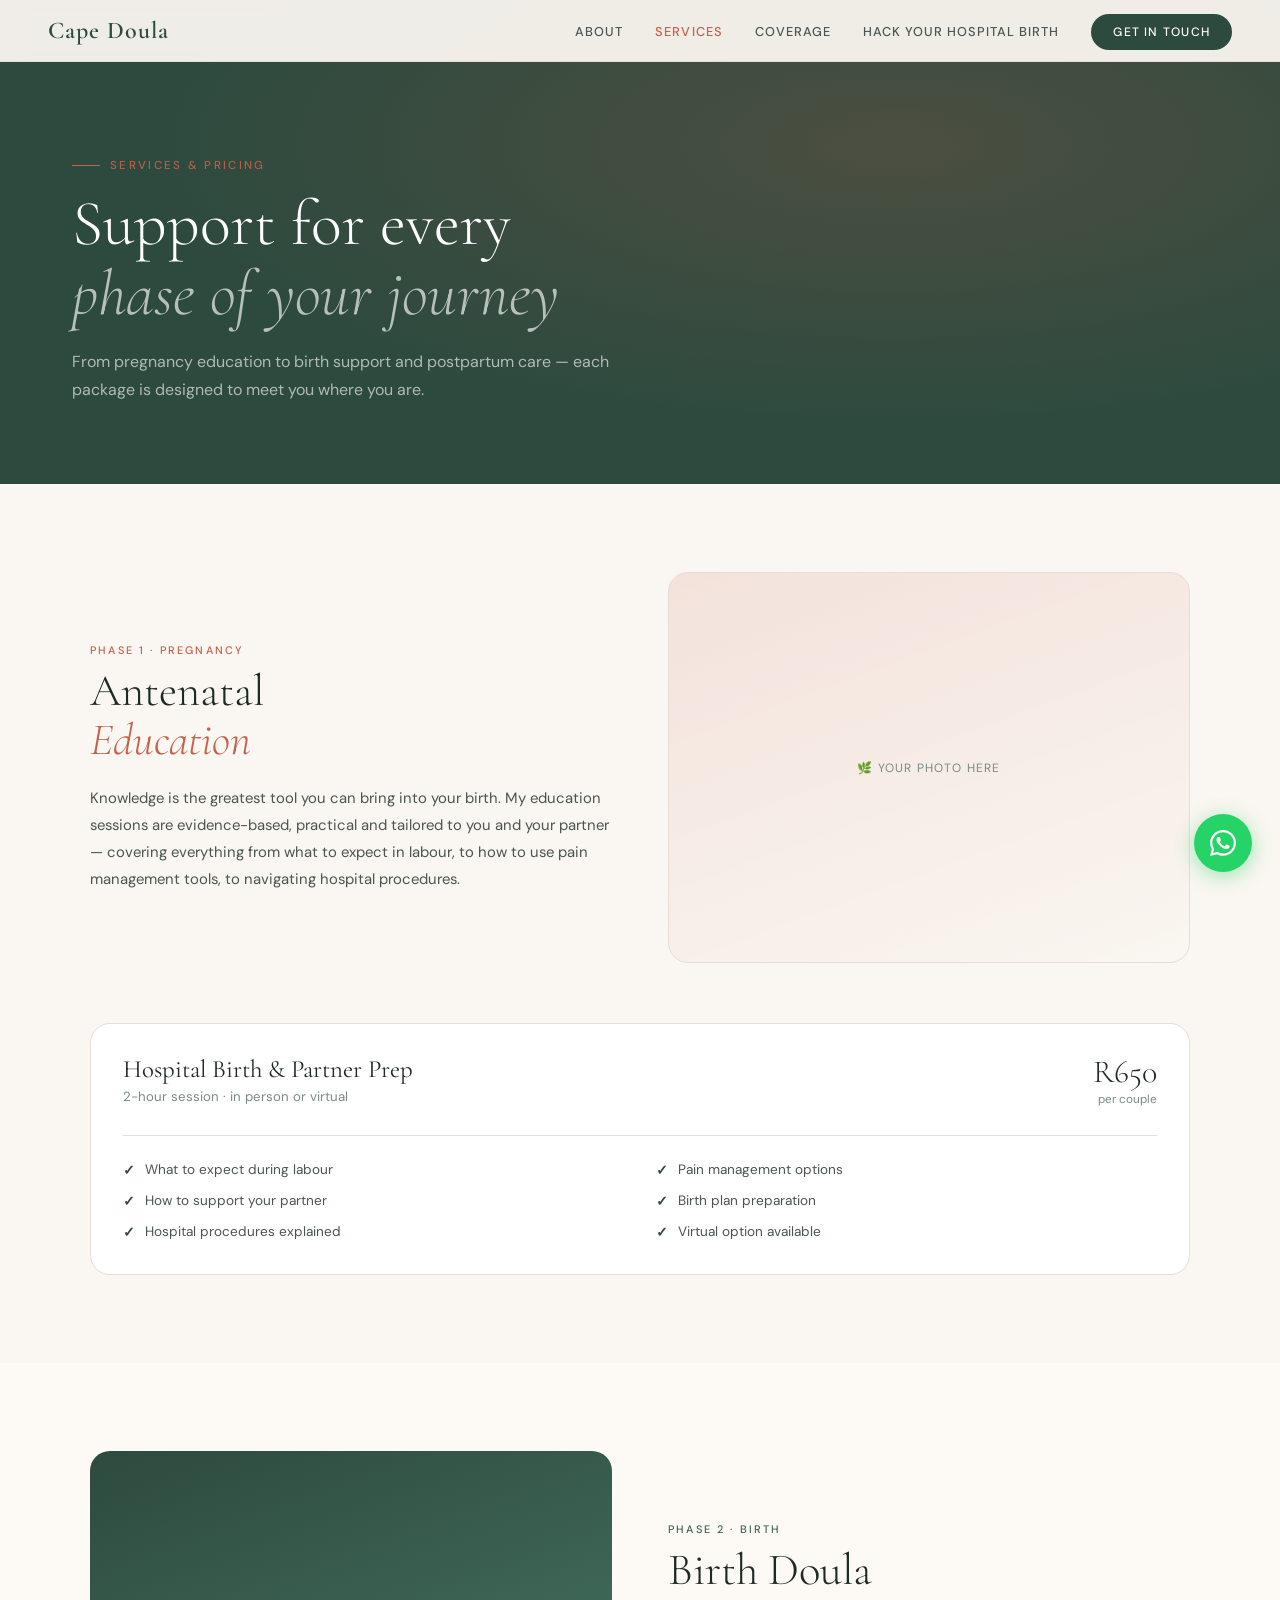
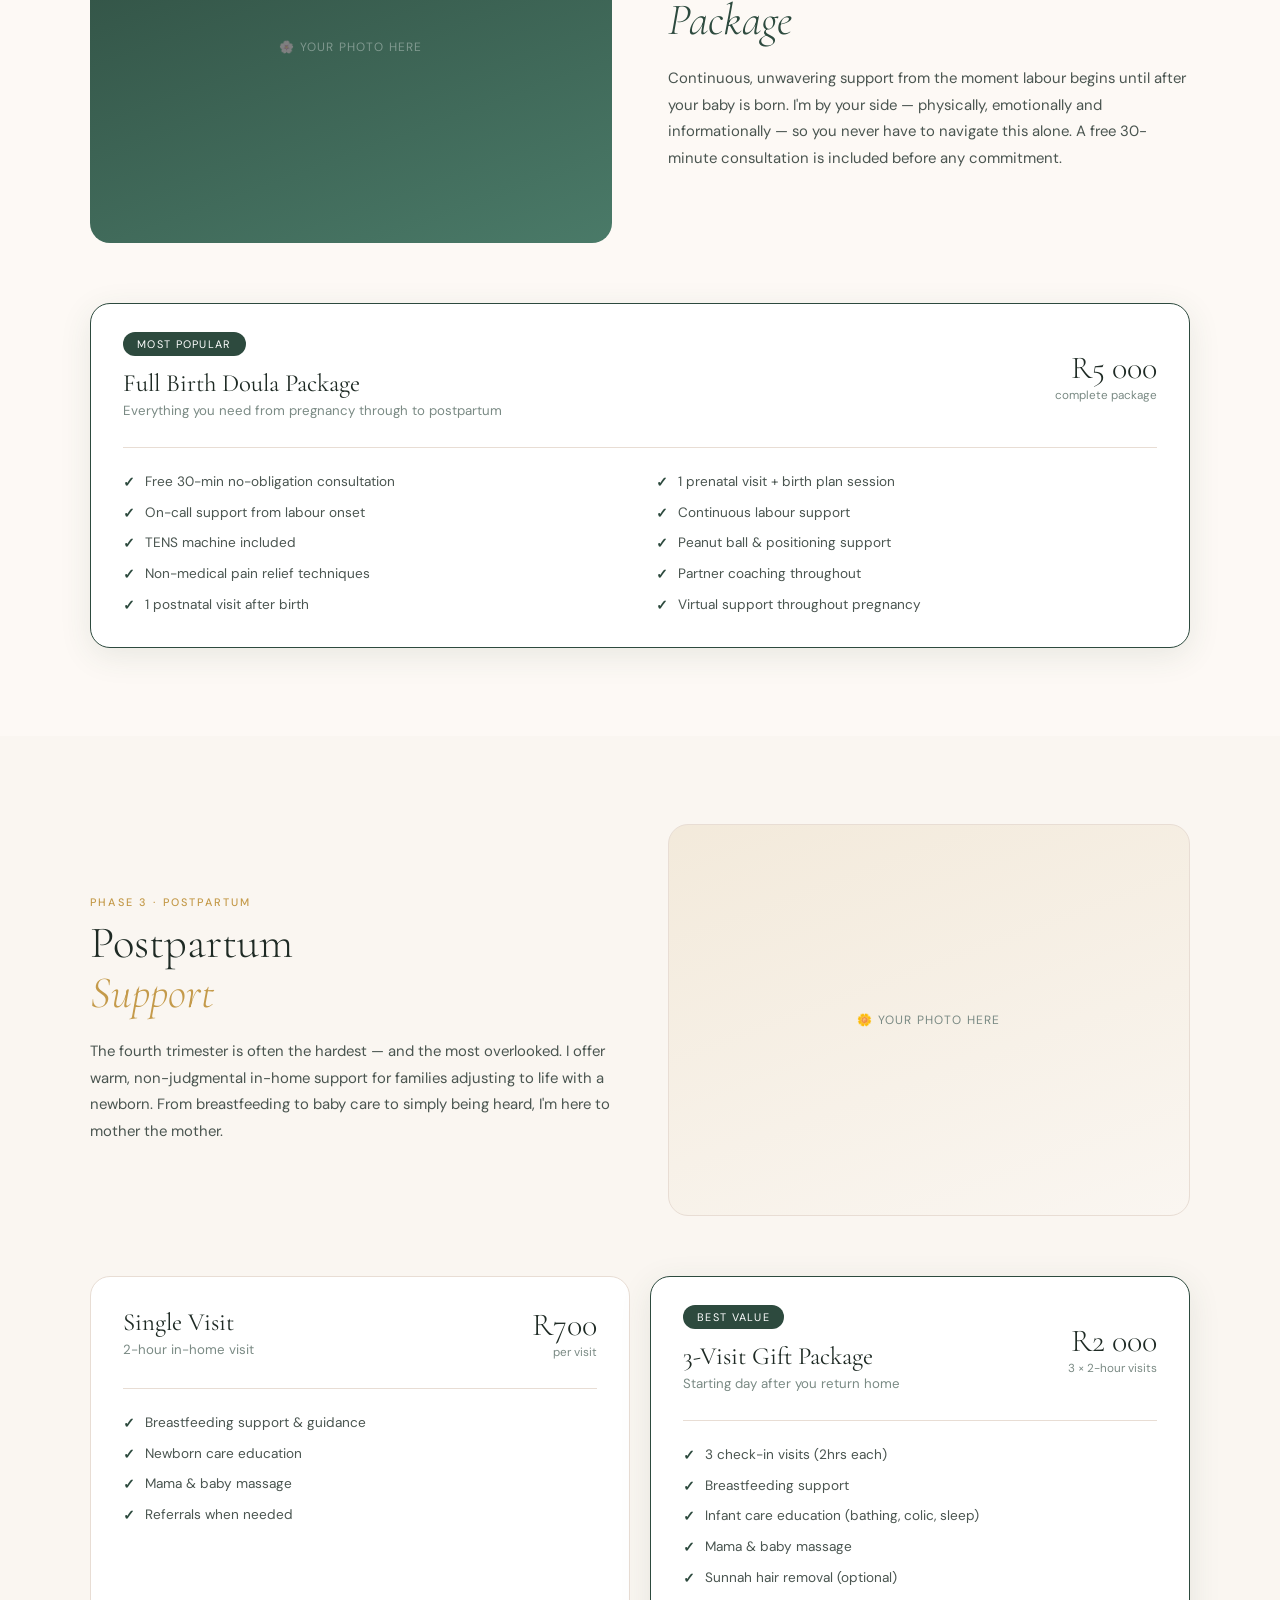
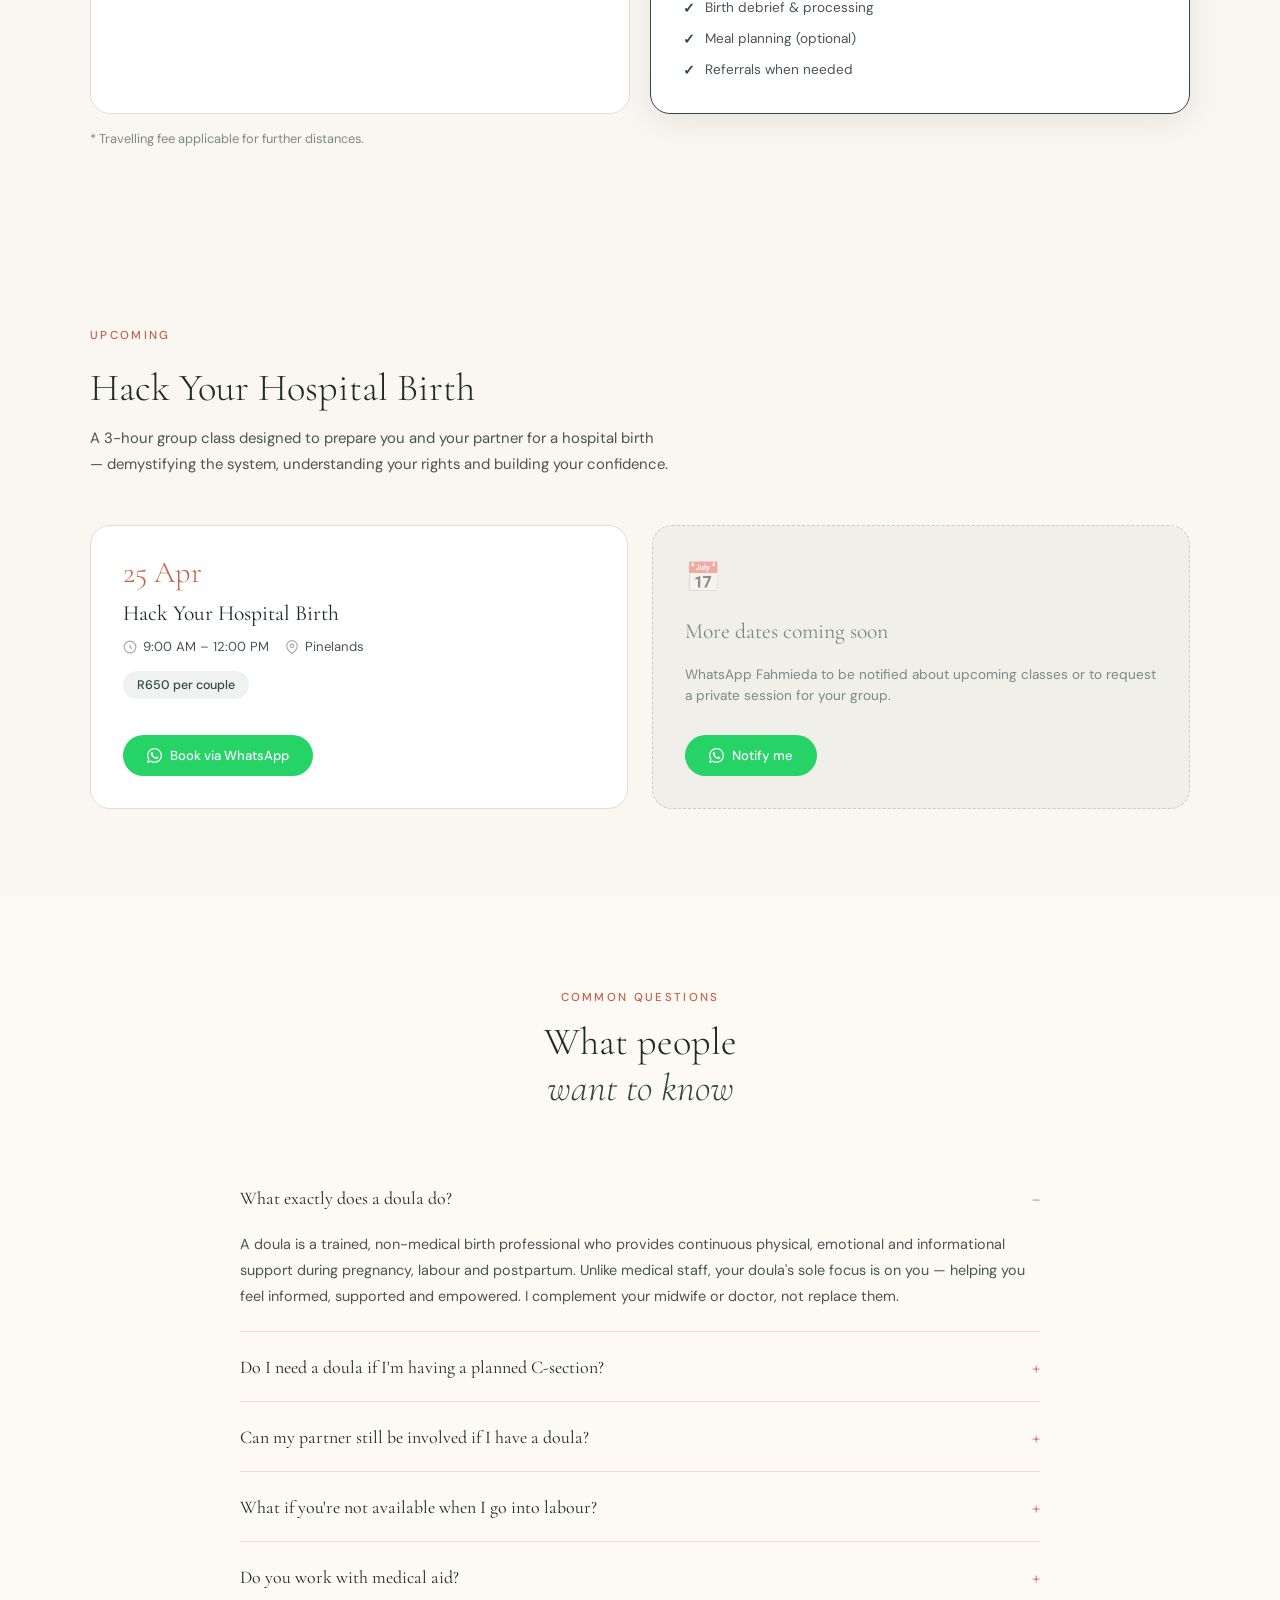
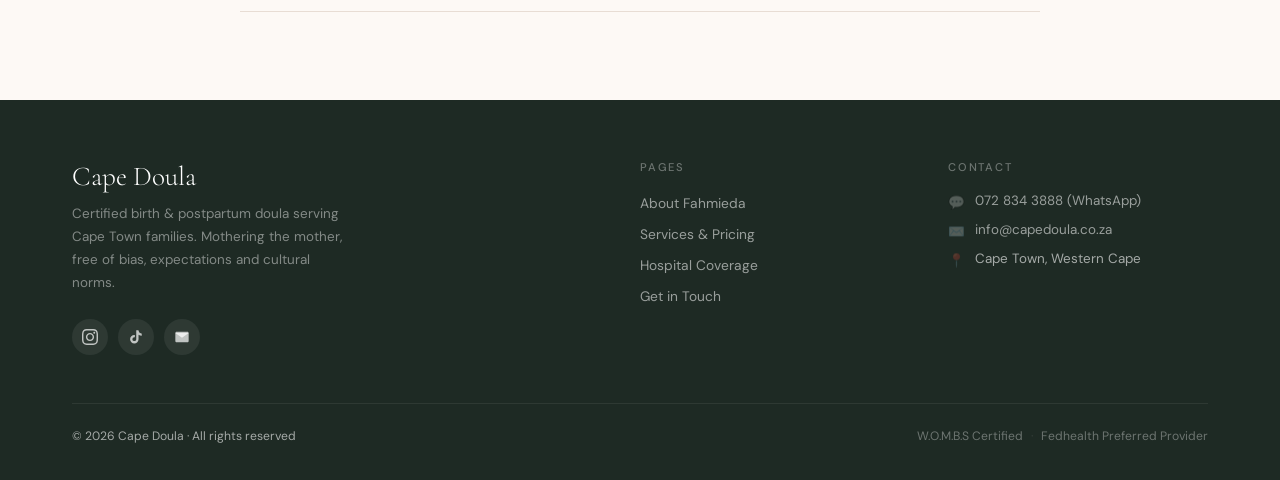
<file: services.html>
<!DOCTYPE html>
<html lang="en">
<head>
<meta charset="UTF-8">
<meta name="viewport" content="width=device-width, initial-scale=1.0">
<title>Services & Pricing – Cape Doula</title>
<link href="https://fonts.googleapis.com/css2?family=Cormorant+Garamond:ital,wght@0,300;0,400;0,600;1,300;1,400&family=DM+Sans:wght@300;400;500&display=swap" rel="stylesheet">
<link rel="stylesheet" href="assets/css/site.css">
<link rel="stylesheet" href="assets/css/services.css">
</head>
<body>

<nav>
  <a href="index.html" class="nav-logo">Cape Doula</a>
  <ul class="nav-links" id="navLinks">
    <li><a href="about.html">About</a></li>
    <li><a href="services.html" class="active">Services</a></li>
    <li><a href="coverage.html">Coverage</a></li>
    <li><a href="hack-your-hospital-birth.html">Hack Your Hospital Birth</a></li>
    <li><a href="contact.html" class="nav-cta">Get in Touch</a></li>
  </ul>
  <button class="nav-toggle" id="navToggle" aria-label="Toggle menu">
    <span></span><span></span><span></span>
  </button>
</nav>

<a href="https://wa.me/27728343888" class="sticky-wa" target="_blank" aria-label="WhatsApp">
  <svg viewBox="0 0 24 24"><path d="M17.472 14.382c-.297-.149-1.758-.867-2.03-.967-.273-.099-.471-.148-.67.15-.197.297-.767.966-.94 1.164-.173.199-.347.223-.644.075-.297-.15-1.255-.463-2.39-1.475-.883-.788-1.48-1.761-1.653-2.059-.173-.297-.018-.458.13-.606.134-.133.298-.347.446-.52.149-.174.198-.298.298-.497.099-.198.05-.371-.025-.52-.075-.149-.669-1.612-.916-2.207-.242-.579-.487-.5-.669-.51-.173-.008-.371-.01-.57-.01-.198 0-.52.074-.792.372-.272.297-1.04 1.016-1.04 2.479 0 1.462 1.065 2.875 1.213 3.074.149.198 2.096 3.2 5.077 4.487.709.306 1.262.489 1.694.625.712.227 1.36.195 1.871.118.571-.085 1.758-.719 2.006-1.413.248-.694.248-1.289.173-1.413-.074-.124-.272-.198-.57-.347m-5.421 7.403h-.004a9.87 9.87 0 01-5.031-1.378l-.361-.214-3.741.982.998-3.648-.235-.374a9.86 9.86 0 01-1.51-5.26c.001-5.45 4.436-9.884 9.888-9.884 2.64 0 5.122 1.03 6.988 2.898a9.825 9.825 0 012.893 6.994c-.003 5.45-4.437 9.884-9.885 9.884m8.413-18.297A11.815 11.815 0 0012.05 0C5.495 0 .16 5.335.157 11.892c0 2.096.547 4.142 1.588 5.945L.057 24l6.305-1.654a11.882 11.882 0 005.683 1.448h.005c6.554 0 11.89-5.335 11.893-11.893a11.821 11.821 0 00-3.48-8.413z"/></svg>
</a>

<div class="page-banner">
  <div class="page-banner-inner">
    <div class="page-banner-eyebrow">Services & Pricing</div>
    <h1>Support for every<br><em>phase of your journey</em></h1>
    <p>From pregnancy education to birth support and postpartum care — each package is designed to meet you where you are.</p>
  </div>
</div>

<!-- PHASE 1: PREGNANCY -->
<section class="phase" id="pregnancy">
  <div class="phase-inner">
    <div class="phase-header">
      <div>
        <div class="phase-label pregnancy">Phase 1 · Pregnancy</div>
        <h2 class="phase-title pregnancy">Antenatal<br><em>Education</em></h2>
        <p class="phase-desc">Knowledge is the greatest tool you can bring into your birth. My education sessions are evidence-based, practical and tailored to you and your partner — covering everything from what to expect in labour, to how to use pain management tools, to navigating hospital procedures.</p>
      </div>
      <div class="phase-img t">🌿 Your photo here</div>
    </div>
    <div class="packages">
      <div class="package-card">
        <div class="package-top">
          <div>
            <div class="package-name">Hospital Birth & Partner Prep</div>
            <div class="package-tagline">2-hour session · in person or virtual</div>
          </div>
          <div class="package-price-wrap">
            <div class="package-price">R650</div>
            <div class="package-price-note">per couple</div>
          </div>
        </div>
        <div class="package-divider"></div>
        <div class="package-features">
          <div class="package-feature">What to expect during labour</div>
          <div class="package-feature">Pain management options</div>
          <div class="package-feature">How to support your partner</div>
          <div class="package-feature">Birth plan preparation</div>
          <div class="package-feature">Hospital procedures explained</div>
          <div class="package-feature">Virtual option available</div>
        </div>
      </div>
    </div>
  </div>
</section>

<!-- PHASE 2: BIRTH -->
<section class="phase phase-alt" id="birth">
  <div class="phase-inner">
    <div class="phase-header flip">
      <div>
        <div class="phase-label birth">Phase 2 · Birth</div>
        <h2 class="phase-title birth">Birth Doula<br><em>Package</em></h2>
        <p class="phase-desc">Continuous, unwavering support from the moment labour begins until after your baby is born. I'm by your side — physically, emotionally and informationally — so you never have to navigate this alone. A free 30-minute consultation is included before any commitment.</p>
      </div>
      <div class="phase-img">🌸 Your photo here</div>
    </div>
    <div class="packages">
      <div class="package-card featured">
        <div class="package-top">
          <div>
            <div class="featured-tag">Most popular</div>
            <div class="package-name">Full Birth Doula Package</div>
            <div class="package-tagline">Everything you need from pregnancy through to postpartum</div>
          </div>
          <div class="package-price-wrap">
            <div class="package-price">R5 000</div>
            <div class="package-price-note">complete package</div>
          </div>
        </div>
        <div class="package-divider"></div>
        <div class="package-features">
          <div class="package-feature">Free 30-min no-obligation consultation</div>
          <div class="package-feature">1 prenatal visit + birth plan session</div>
          <div class="package-feature">On-call support from labour onset</div>
          <div class="package-feature">Continuous labour support</div>
          <div class="package-feature">TENS machine included</div>
          <div class="package-feature">Peanut ball & positioning support</div>
          <div class="package-feature">Non-medical pain relief techniques</div>
          <div class="package-feature">Partner coaching throughout</div>
          <div class="package-feature">1 postnatal visit after birth</div>
          <div class="package-feature">Virtual support throughout pregnancy</div>
        </div>
      </div>
    </div>
  </div>
</section>

<!-- PHASE 3: POSTPARTUM -->
<section class="phase" id="postpartum">
  <div class="phase-inner">
    <div class="phase-header">
      <div>
        <div class="phase-label postpartum">Phase 3 · Postpartum</div>
        <h2 class="phase-title postpartum">Postpartum<br><em>Support</em></h2>
        <p class="phase-desc">The fourth trimester is often the hardest — and the most overlooked. I offer warm, non-judgmental in-home support for families adjusting to life with a newborn. From breastfeeding to baby care to simply being heard, I'm here to mother the mother.</p>
      </div>
      <div class="phase-img g">🌼 Your photo here</div>
    </div>
    <div class="packages" style="display:grid;grid-template-columns:1fr 1fr;gap:20px;">
      <div class="package-card">
        <div class="package-top">
          <div>
            <div class="package-name">Single Visit</div>
            <div class="package-tagline">2-hour in-home visit</div>
          </div>
          <div class="package-price-wrap">
            <div class="package-price">R700</div>
            <div class="package-price-note">per visit</div>
          </div>
        </div>
        <div class="package-divider"></div>
        <div class="package-features" style="grid-template-columns:1fr;">
          <div class="package-feature">Breastfeeding support & guidance</div>
          <div class="package-feature">Newborn care education</div>
          <div class="package-feature">Mama & baby massage</div>
          <div class="package-feature">Referrals when needed</div>
        </div>
      </div>
      <div class="package-card featured">
        <div class="package-top">
          <div>
            <div class="featured-tag">Best value</div>
            <div class="package-name">3-Visit Gift Package</div>
            <div class="package-tagline">Starting day after you return home</div>
          </div>
          <div class="package-price-wrap">
            <div class="package-price">R2 000</div>
            <div class="package-price-note">3 × 2-hour visits</div>
          </div>
        </div>
        <div class="package-divider"></div>
        <div class="package-features" style="grid-template-columns:1fr;">
          <div class="package-feature">3 check-in visits (2hrs each)</div>
          <div class="package-feature">Breastfeeding support</div>
          <div class="package-feature">Infant care education (bathing, colic, sleep)</div>
          <div class="package-feature">Mama & baby massage</div>
          <div class="package-feature">Sunnah hair removal (optional)</div>
          <div class="package-feature">Birth debrief & processing</div>
          <div class="package-feature">Meal planning (optional)</div>
          <div class="package-feature">Referrals when needed</div>
        </div>
      </div>
    </div>
    <p style="font-size:0.8rem;color:var(--text-light);margin-top:16px;">* Travelling fee applicable for further distances.</p>
  </div>
</section>

<!-- UPCOMING CLASSES -->
<section class="class-section">
  <div class="class-inner">
    <div style="margin-bottom:8px;"><span class="section-eyebrow">Upcoming</span></div>
    <h2 class="section-title" style="font-size:clamp(1.9rem,3vw,2.8rem);margin-bottom:0;">Hack Your Hospital Birth</h2>
    <p style="font-size:0.93rem;line-height:1.75;color:var(--text-mid);max-width:580px;margin-top:14px;">A 3-hour group class designed to prepare you and your partner for a hospital birth — demystifying the system, understanding your rights and building your confidence.</p>
    <div class="class-grid">
      <div class="class-card">
        <div class="class-date">25 Apr</div>
        <div class="class-name">Hack Your Hospital Birth</div>
        <div class="class-meta">
          <div class="class-meta-item">
            <svg viewBox="0 0 24 24" fill="none" stroke="currentColor" stroke-width="2"><circle cx="12" cy="12" r="10"/><path d="M12 8v4l3 3"/></svg>
            9:00 AM – 12:00 PM
          </div>
          <div class="class-meta-item">
            <svg viewBox="0 0 24 24" fill="none" stroke="currentColor" stroke-width="2"><path d="M21 10c0 7-9 13-9 13s-9-6-9-13a9 9 0 0118 0z"/><circle cx="12" cy="10" r="3"/></svg>
            Pinelands
          </div>
        </div>
        <div class="class-price-tag">R650 per couple</div>
        <div class="class-cta">
          <a href="https://wa.me/27728343888?text=Hi%20Fahmieda%2C%20I%27d%20like%20to%20book%20the%20Hack%20Your%20Hospital%20Birth%20class%20on%2025%20April%20in%20Pinelands." class="btn-wa" target="_blank">
            <svg viewBox="0 0 24 24"><path d="M17.472 14.382c-.297-.149-1.758-.867-2.03-.967-.273-.099-.471-.148-.67.15-.197.297-.767.966-.94 1.164-.173.199-.347.223-.644.075-.297-.15-1.255-.463-2.39-1.475-.883-.788-1.48-1.761-1.653-2.059-.173-.297-.018-.458.13-.606.134-.133.298-.347.446-.52.149-.174.198-.298.298-.497.099-.198.05-.371-.025-.52-.075-.149-.669-1.612-.916-2.207-.242-.579-.487-.5-.669-.51-.173-.008-.371-.01-.57-.01-.198 0-.52.074-.792.372-.272.297-1.04 1.016-1.04 2.479 0 1.462 1.065 2.875 1.213 3.074.149.198 2.096 3.2 5.077 4.487.709.306 1.262.489 1.694.625.712.227 1.36.195 1.871.118.571-.085 1.758-.719 2.006-1.413.248-.694.248-1.289.173-1.413-.074-.124-.272-.198-.57-.347m-5.421 7.403h-.004a9.87 9.87 0 01-5.031-1.378l-.361-.214-3.741.982.998-3.648-.235-.374a9.86 9.86 0 01-1.51-5.26c.001-5.45 4.436-9.884 9.888-9.884 2.64 0 5.122 1.03 6.988 2.898a9.825 9.825 0 012.893 6.994c-.003 5.45-4.437 9.884-9.885 9.884m8.413-18.297A11.815 11.815 0 0012.05 0C5.495 0 .16 5.335.157 11.892c0 2.096.547 4.142 1.588 5.945L.057 24l6.305-1.654a11.882 11.882 0 005.683 1.448h.005c6.554 0 11.89-5.335 11.893-11.893a11.821 11.821 0 00-3.48-8.413z"/></svg>
            Book via WhatsApp
          </a>
        </div>
      </div>
      <div class="class-card" style="background:rgba(45,74,62,0.04);border-style:dashed;border-color:rgba(45,74,62,0.2);">
        <div style="font-size:1.8rem;margin-bottom:10px;opacity:0.4;">📅</div>
        <div class="class-name" style="color:var(--text-light);">More dates coming soon</div>
        <p style="font-size:0.85rem;color:var(--text-light);line-height:1.6;margin-top:8px;">WhatsApp Fahmieda to be notified about upcoming classes or to request a private session for your group.</p>
        <div class="class-cta" style="margin-top:16px;">
          <a href="https://wa.me/27728343888?text=Hi%20Fahmieda%2C%20please%20let%20me%20know%20about%20upcoming%20classes." class="btn-wa" target="_blank">
            <svg viewBox="0 0 24 24"><path d="M17.472 14.382c-.297-.149-1.758-.867-2.03-.967-.273-.099-.471-.148-.67.15-.197.297-.767.966-.94 1.164-.173.199-.347.223-.644.075-.297-.15-1.255-.463-2.39-1.475-.883-.788-1.48-1.761-1.653-2.059-.173-.297-.018-.458.13-.606.134-.133.298-.347.446-.52.149-.174.198-.298.298-.497.099-.198.05-.371-.025-.52-.075-.149-.669-1.612-.916-2.207-.242-.579-.487-.5-.669-.51-.173-.008-.371-.01-.57-.01-.198 0-.52.074-.792.372-.272.297-1.04 1.016-1.04 2.479 0 1.462 1.065 2.875 1.213 3.074.149.198 2.096 3.2 5.077 4.487.709.306 1.262.489 1.694.625.712.227 1.36.195 1.871.118.571-.085 1.758-.719 2.006-1.413.248-.694.248-1.289.173-1.413-.074-.124-.272-.198-.57-.347m-5.421 7.403h-.004a9.87 9.87 0 01-5.031-1.378l-.361-.214-3.741.982.998-3.648-.235-.374a9.86 9.86 0 01-1.51-5.26c.001-5.45 4.436-9.884 9.888-9.884 2.64 0 5.122 1.03 6.988 2.898a9.825 9.825 0 012.893 6.994c-.003 5.45-4.437 9.884-9.885 9.884m8.413-18.297A11.815 11.815 0 0012.05 0C5.495 0 .16 5.335.157 11.892c0 2.096.547 4.142 1.588 5.945L.057 24l6.305-1.654a11.882 11.882 0 005.683 1.448h.005c6.554 0 11.89-5.335 11.893-11.893a11.821 11.821 0 00-3.48-8.413z"/></svg>
            Notify me
          </a>
        </div>
      </div>
    </div>
  </div>
</section>

<!-- FAQ -->
<section class="faq-section">
  <div class="faq-inner">
    <div class="faq-header">
      <span class="section-eyebrow">Common Questions</span>
      <h2 class="section-title">What people<br><em>want to know</em></h2>
    </div>
    <div class="faq-item open">
      <div class="faq-q">What exactly does a doula do?</div>
      <div class="faq-a">A doula is a trained, non-medical birth professional who provides continuous physical, emotional and informational support during pregnancy, labour and postpartum. Unlike medical staff, your doula's sole focus is on you — helping you feel informed, supported and empowered. I complement your midwife or doctor, not replace them.</div>
    </div>
    <div class="faq-item">
      <div class="faq-q">Do I need a doula if I'm having a planned C-section?</div>
      <div class="faq-a">Absolutely. A doula is just as valuable for a caesarean birth. I can help you prepare emotionally, understand the procedure, advocate for your preferences in theatre (like delayed cord clamping or skin-to-skin), and support you through recovery and the early postpartum period.</div>
    </div>
    <div class="faq-item">
      <div class="faq-q">Can my partner still be involved if I have a doula?</div>
      <div class="faq-a">Yes — and most partners feel far more confident and capable with a doula present. Coaching your partner is a key part of what I do. Many fathers and partners say the doula gave them something meaningful to contribute, and helped them feel less helpless during labour.</div>
    </div>
    <div class="faq-item">
      <div class="faq-q">What if you're not available when I go into labour?</div>
      <div class="faq-a">I manage my client intake carefully to ensure I'm available for your birth. In the very rare event of an unforeseen conflict, I have a trusted network of fellow doulas I can connect you with, and I will brief them fully on your birth plan and preferences.</div>
    </div>
    <div class="faq-item">
      <div class="faq-q">Do you work with medical aid?</div>
      <div class="faq-a">I am a preferred provider with Fedhealth. For other medical aids, I recommend checking directly with your scheme. Many families pay privately — the peace of mind and support a doula provides is considered well worth the investment.</div>
    </div>
  </div>
</section>

<footer>
  <div class="footer-inner">
    <div>
      <div class="footer-brand">Cape Doula</div>
      <p class="footer-tagline">Certified birth & postpartum doula serving Cape Town families. Mothering the mother, free of bias, expectations and cultural norms.</p>
      <div class="footer-social">
        <a href="https://www.instagram.com/capedoula/" target="_blank" aria-label="Instagram"><svg viewBox="0 0 24 24"><path d="M12 2.163c3.204 0 3.584.012 4.85.07 3.252.148 4.771 1.691 4.919 4.919.058 1.265.069 1.645.069 4.849 0 3.205-.012 3.584-.069 4.849-.149 3.225-1.664 4.771-4.919 4.919-1.266.058-1.644.07-4.85.07-3.204 0-3.584-.012-4.849-.07-3.26-.149-4.771-1.699-4.919-4.92-.058-1.265-.07-1.644-.07-4.849 0-3.204.013-3.583.07-4.849.149-3.227 1.664-4.771 4.919-4.919 1.266-.057 1.645-.069 4.849-.069zm0-2.163c-3.259 0-3.667.014-4.947.072-4.358.2-6.78 2.618-6.98 6.98-.059 1.281-.073 1.689-.073 4.948 0 3.259.014 3.668.072 4.948.2 4.358 2.618 6.78 6.98 6.98 1.281.058 1.689.072 4.948.072 3.259 0 3.668-.014 4.948-.072 4.354-.2 6.782-2.618 6.979-6.98.059-1.28.073-1.689.073-4.948 0-3.259-.014-3.667-.072-4.947-.196-4.354-2.617-6.78-6.979-6.98-1.281-.059-1.69-.073-4.949-.073zm0 5.838c-3.403 0-6.162 2.759-6.162 6.162s2.759 6.163 6.162 6.163 6.162-2.759 6.162-6.163c0-3.403-2.759-6.162-6.162-6.162zm0 10.162c-2.209 0-4-1.79-4-4 0-2.209 1.791-4 4-4s4 1.791 4 4c0 2.21-1.791 4-4 4zm6.406-11.845c-.796 0-1.441.645-1.441 1.44s.645 1.44 1.441 1.44c.795 0 1.439-.645 1.439-1.44s-.644-1.44-1.439-1.44z"/></svg></a>
        <a href="https://www.tiktok.com/@capedoulafahmieda" target="_blank" aria-label="TikTok"><svg viewBox="0 0 24 24"><path d="M19.59 6.69a4.83 4.83 0 01-3.77-4.25V2h-3.45v13.67a2.89 2.89 0 01-2.88 2.5 2.89 2.89 0 01-2.89-2.89 2.89 2.89 0 012.89-2.89c.28 0 .54.04.79.1V9.01a6.33 6.33 0 00-.79-.05 6.34 6.34 0 00-6.34 6.34 6.34 6.34 0 006.34 6.34 6.34 6.34 0 006.33-6.34V8.69a8.18 8.18 0 004.79 1.52V6.75a4.85 4.85 0 01-1.02-.06z"/></svg></a>
        <a href="mailto:info@capedoula.co.za" aria-label="Email"><svg viewBox="0 0 24 24"><path d="M4 4h16c1.1 0 2 .9 2 2v12c0 1.1-.9 2-2 2H4c-1.1 0-2-.9-2-2V6c0-1.1.9-2 2-2z"/><polyline points="22,6 12,13 2,6"/></svg></a>
      </div>
    </div>
    <div>
      <div class="footer-col-title">Pages</div>
      <ul class="footer-links">
        <li><a href="about.html">About Fahmieda</a></li>
        <li><a href="services.html">Services & Pricing</a></li>
        <li><a href="coverage.html">Hospital Coverage</a></li>
        <li><a href="contact.html">Get in Touch</a></li>
      </ul>
    </div>
    <div>
      <div class="footer-col-title">Contact</div>
      <div class="footer-contact-item"><span class="footer-contact-icon">💬</span><span><a href="https://wa.me/27728343888" style="color:rgba(255,255,255,0.55);text-decoration:none;" target="_blank">072 834 3888 (WhatsApp)</a></span></div>
      <div class="footer-contact-item"><span class="footer-contact-icon">✉️</span><span><a href="mailto:info@capedoula.co.za" style="color:rgba(255,255,255,0.55);text-decoration:none;">info@capedoula.co.za</a></span></div>
      <div class="footer-contact-item"><span class="footer-contact-icon">📍</span><span>Cape Town, Western Cape</span></div>
    </div>
  </div>
  <div class="footer-bottom">
    <span>© 2026 Cape Doula · All rights reserved</span>
    <div class="footer-cert-line"><span>W.O.M.B.S Certified</span><span style="opacity:0.3">·</span><span>Fedhealth Preferred Provider</span></div>
  </div>
</footer>

<script>
  document.querySelectorAll('.faq-q').forEach(q => {
    q.addEventListener('click', () => {
      const item = q.parentElement;
      const isOpen = item.classList.contains('open');
      document.querySelectorAll('.faq-item').forEach(i => i.classList.remove('open'));
      if (!isOpen) item.classList.add('open');
    });
  });
</script>
<script src="assets/js/site.js"></script>
</body>
</html>
</file>
<file: assets/css/site.css>
:root {
  --cream: #FAF6F1;
  --warm-white: #FDF9F5;
  --terracotta: #C4614A;
  --forest: #2D4A3E;
  --forest-mid: #3D6455;
  --gold: #C49A4A;
  --text-dark: #1E2A24;
  --text-mid: #4A5550;
  --text-light: #7A8A84;
  --border: #E8DDD4;
}

*, *::before, *::after { box-sizing: border-box; margin: 0; padding: 0; }
html { scroll-behavior: smooth; }
body { font-family: 'DM Sans', sans-serif; background: var(--cream); color: var(--text-dark); overflow-x: hidden; }

/* NAV */
nav {
  position: fixed; top: 0; left: 0; right: 0; z-index: 100;
  display: flex; align-items: center; justify-content: space-between;
  padding: 16px 48px;
  background: rgba(250,246,241,0.95); backdrop-filter: blur(12px);
  border-bottom: 1px solid var(--border);
}
.nav-logo {
  font-family: 'Cormorant Garamond', serif; font-size: 1.5rem; font-weight: 600;
  color: var(--forest); letter-spacing: 0.04em; text-decoration: none;
}
.nav-links { display: flex; gap: 32px; list-style: none; align-items: center; }
.nav-links a {
  font-size: 0.8rem; font-weight: 500; letter-spacing: 0.08em;
  text-transform: uppercase; color: var(--text-mid); text-decoration: none; transition: color 0.2s;
}
.nav-links a:hover,
.nav-links a.active { color: var(--terracotta); }
.nav-cta {
  background: var(--forest); color: #fff !important; padding: 10px 22px;
  border-radius: 40px; font-size: 0.76rem !important; letter-spacing: 0.1em !important;
  transition: background 0.2s !important;
}
.nav-cta:hover { background: var(--forest-mid) !important; }
.nav-toggle {
  display: none; flex-direction: column; gap: 5px;
  background: none; border: none; cursor: pointer; padding: 4px;
}
.nav-toggle span { display: block; width: 24px; height: 2px; background: var(--text-dark); border-radius: 2px; transition: all 0.3s; }
.nav-toggle.open span:nth-child(1) { transform: translateY(7px) rotate(45deg); }
.nav-toggle.open span:nth-child(2) { opacity: 0; }
.nav-toggle.open span:nth-child(3) { transform: translateY(-7px) rotate(-45deg); }

/* STICKY WHATSAPP */
.sticky-wa {
  position: fixed; bottom: 28px; right: 28px; z-index: 200;
  background: #25D366; color: #fff; width: 58px; height: 58px;
  border-radius: 50%; display: flex; align-items: center; justify-content: center;
  box-shadow: 0 4px 20px rgba(37,211,102,0.45); text-decoration: none;
  transition: transform 0.2s;
}
.sticky-wa:hover { transform: scale(1.1); }
.sticky-wa svg { width: 26px; height: 26px; fill: #fff; }

/* FOOTER */
footer { background: var(--text-dark); padding: 60px 72px 36px; color: rgba(255,255,255,0.6); }
.footer-inner { display: grid; grid-template-columns: 2fr 1fr 1fr; gap: 48px; margin-bottom: 48px; }
.footer-brand { font-family: 'Cormorant Garamond', serif; font-size: 1.7rem; font-weight: 300; color: #fff; margin-bottom: 10px; }
.footer-tagline { font-size: 0.84rem; line-height: 1.7; color: rgba(255,255,255,0.45); margin-bottom: 24px; max-width: 280px; }
.footer-social { display: flex; gap: 10px; }
.footer-social a { width: 36px; height: 36px; border-radius: 50%; background: rgba(255,255,255,0.07); display: flex; align-items: center; justify-content: center; text-decoration: none; transition: background 0.2s; }
.footer-social a:hover { background: var(--terracotta); }
.footer-social svg { width: 16px; height: 16px; fill: rgba(255,255,255,0.7); }
.footer-col-title { font-size: 0.7rem; letter-spacing: 0.16em; text-transform: uppercase; color: rgba(255,255,255,0.35); margin-bottom: 18px; font-weight: 500; }
.footer-links { list-style: none; display: flex; flex-direction: column; gap: 10px; }
.footer-links a { color: rgba(255,255,255,0.55); text-decoration: none; font-size: 0.86rem; transition: color 0.2s; }
.footer-links a:hover { color: #fff; }
.footer-contact-item { display: flex; gap: 10px; font-size: 0.84rem; margin-bottom: 10px; align-items: flex-start; }
.footer-contact-icon { opacity: 0.4; flex-shrink: 0; margin-top: 2px; }
.footer-bottom { border-top: 1px solid rgba(255,255,255,0.07); padding-top: 24px; display: flex; justify-content: space-between; align-items: center; font-size: 0.76rem; }
.footer-cert-line { display: flex; align-items: center; gap: 8px; color: rgba(255,255,255,0.35); }

@media (max-width: 768px) {
  nav { padding: 14px 24px; }
  .nav-links { display: none; flex-direction: column; position: absolute; top: 100%; left: 0; right: 0; background: rgba(250,246,241,0.98); backdrop-filter: blur(12px); padding: 20px 24px 28px; gap: 0; border-bottom: 1px solid var(--border); }
  .nav-links.open { display: flex; }
  .nav-links li { border-bottom: 1px solid var(--border); }
  .nav-links a { display: block; padding: 13px 0; }
  .nav-links .nav-cta { margin-top: 12px; display: inline-block; text-align: center; }
  .nav-toggle { display: flex; }

  footer { padding: 48px 24px 28px; }
  .footer-inner { grid-template-columns: 1fr; gap: 36px; }
  .footer-bottom { flex-direction: column; gap: 10px; text-align: center; }
  .footer-cert-line { flex-direction: column; gap: 4px; }

  .sticky-wa { bottom: 20px; right: 20px; width: 52px; height: 52px; }
}
</file>
<file: assets/css/index.css>
/* TOP PROMO BANNER */
  .top-promo {
    margin-top: 70px;
    padding: 12px 48px;
    background: linear-gradient(90deg, #2D4A3E 0%, #3D6455 60%, #4A7A68 100%);
    border-bottom: 1px solid rgba(255,255,255,0.14);
  }
  .top-promo a {
    display: flex; align-items: center; justify-content: center; gap: 10px;
    text-decoration: none; color: rgba(255,255,255,0.95);
    font-size: 0.78rem; font-weight: 500; letter-spacing: 0.08em; text-transform: uppercase;
    transition: opacity 0.2s;
  }
  .top-promo a:hover { opacity: 0.85; }
  .top-promo .promo-label { color: rgba(196,154,74,0.95); }
  .top-promo .promo-arrow { opacity: 0.8; }

  /* HERO */
  .hero {
    min-height: 100vh; display: grid; grid-template-columns: 1fr 1fr; padding-top: 0;
  }
  .hero-left {
    display: flex; flex-direction: column; justify-content: center;
    padding: 80px 56px 80px 72px; position: relative;
  }
  .hero-left::before {
    content: ''; position: absolute; inset: 0;
    background: radial-gradient(ellipse at 20% 60%, rgba(196,97,74,0.07) 0%, transparent 65%);
    pointer-events: none;
  }
  .hero-eyebrow {
    display: inline-flex; align-items: center; gap: 10px;
    font-size: 0.72rem; letter-spacing: 0.18em; text-transform: uppercase;
    color: var(--terracotta); font-weight: 500; margin-bottom: 28px;
  }
  .hero-eyebrow::before { content: ''; width: 28px; height: 1px; background: var(--terracotta); }
  .hero-headline {
    font-family: 'Cormorant Garamond', serif;
    font-size: clamp(3rem, 4.5vw, 5.2rem); font-weight: 300; line-height: 1.08;
    color: var(--text-dark); margin-bottom: 12px;
  }
  .hero-headline em { font-style: italic; color: var(--forest); }
  .hero-sub {
    font-family: 'Cormorant Garamond', serif; font-size: 1.25rem;
    font-weight: 300; font-style: italic; color: var(--text-mid); margin-bottom: 28px; line-height: 1.5;
  }
  .hero-body { font-size: 0.95rem; line-height: 1.78; color: var(--text-mid); max-width: 460px; margin-bottom: 40px; }
  .hero-actions { display: flex; align-items: center; gap: 16px; flex-wrap: wrap; }
  .btn-primary {
    background: var(--terracotta); color: #fff; padding: 14px 34px; border-radius: 40px;
    font-size: 0.85rem; font-weight: 500; letter-spacing: 0.06em; text-decoration: none;
    display: inline-block; transition: background 0.2s, transform 0.15s;
  }
  .btn-primary:hover { background: #b05540; transform: translateY(-1px); }
  .btn-whatsapp {
    display: inline-flex; align-items: center; gap: 8px; background: #25D366; color: #fff;
    padding: 14px 26px; border-radius: 40px; font-size: 0.85rem; font-weight: 500;
    text-decoration: none; transition: background 0.2s, transform 0.15s;
  }
  .btn-whatsapp:hover { background: #20BA5A; transform: translateY(-1px); }
  .btn-whatsapp svg { width: 17px; height: 17px; fill: #fff; flex-shrink: 0; }
  .hero-cert {
    margin-top: 44px; padding-top: 28px; border-top: 1px solid var(--border);
    display: flex; align-items: center; gap: 14px;
  }
  .cert-badge {
    width: 50px; height: 50px; background: var(--forest); border-radius: 50%;
    display: flex; align-items: center; justify-content: center; flex-shrink: 0;
  }
  .cert-badge span {
    font-family: 'Cormorant Garamond', serif; color: #fff; font-size: 0.65rem;
    font-weight: 600; letter-spacing: 0.05em; text-align: center; line-height: 1.3;
  }
  .cert-text { font-size: 0.82rem; color: var(--text-mid); line-height: 1.5; }
  .cert-text strong { color: var(--text-dark); font-weight: 500; display: block; }

  /* HERO RIGHT */
  .hero-right { position: relative; overflow: hidden; background: var(--forest); min-height: 500px; }
  .img-placeholder {
    width: 100%; height: 100%; min-height: 500px;
    background: linear-gradient(160deg, #2D4A3E 0%, #3D6455 45%, #4A7A68 100%);
    display: flex; flex-direction: column; align-items: center; justify-content: center;
    color: rgba(255,255,255,0.4); font-size: 0.78rem; letter-spacing: 0.1em;
    text-transform: uppercase; gap: 12px; text-align: center; padding: 24px;
  }
  .img-placeholder img { width: 100%; height: 100%; object-fit: cover; display: block; }
  .img-placeholder svg { width: 38px; opacity: 0.35; }
  .hero-quote {
    position: absolute; bottom: 40px; left: 32px; right: 32px;
    background: rgba(250,246,241,0.93); backdrop-filter: blur(8px);
    padding: 22px 26px; border-radius: 12px; border-left: 3px solid var(--terracotta);
  }
  .hero-quote p {
    font-family: 'Cormorant Garamond', serif; font-size: 1rem;
    font-style: italic; color: var(--text-dark); line-height: 1.6; margin-bottom: 8px;
  }
  .hero-quote cite { font-size: 0.73rem; letter-spacing: 0.08em; text-transform: uppercase; color: var(--text-light); font-style: normal; }

  /* TRUST STRIP */
  .trust-strip {
    background: var(--forest); padding: 24px 48px;
    display: flex; align-items: center; justify-content: center; gap: 48px; flex-wrap: wrap;
  }
  .trust-item { display: flex; align-items: center; gap: 10px; color: rgba(255,255,255,0.8); font-size: 0.79rem; }
  .trust-item svg { width: 17px; fill: var(--gold); opacity: 0.85; flex-shrink: 0; }

  /* SERVICES PREVIEW */
  .section { padding: 88px 72px; }
  .section-alt { background: var(--warm-white); }
  .section-header { text-align: center; max-width: 600px; margin: 0 auto 56px; }
  .section-eyebrow {
    display: inline-block; font-size: 0.72rem; letter-spacing: 0.2em;
    text-transform: uppercase; color: var(--terracotta); font-weight: 500; margin-bottom: 14px;
  }
  .section-title {
    font-family: 'Cormorant Garamond', serif; font-size: clamp(2rem, 3vw, 3rem);
    font-weight: 300; line-height: 1.2; color: var(--text-dark); margin-bottom: 16px;
  }
  .section-title em { font-style: italic; color: var(--forest); }
  .section-desc { font-size: 0.93rem; line-height: 1.75; color: var(--text-mid); }

  .service-grid { display: grid; grid-template-columns: repeat(3,1fr); gap: 24px; max-width: 1100px; margin: 0 auto 44px; }
  .service-card {
    background: #fff; border-radius: 20px; overflow: hidden; border: 1px solid var(--border);
    transition: transform 0.25s, box-shadow 0.25s;
  }
  .service-card:hover { transform: translateY(-5px); box-shadow: 0 20px 48px rgba(45,74,62,0.1); }
  .card-bar { height: 4px; }
  .card-bar.pregnancy { background: linear-gradient(90deg, #C4614A, #E8896F); }
  .card-bar.birth { background: linear-gradient(90deg, #2D4A3E, #3D6455); }
  .card-bar.postpartum { background: linear-gradient(90deg, #C49A4A, #D4B06A); }
  .card-body { padding: 32px; }
  .card-icon { font-size: 1.6rem; margin-bottom: 16px; }
  .card-phase { font-size: 0.66rem; letter-spacing: 0.18em; text-transform: uppercase; color: var(--text-light); margin-bottom: 6px; }
  .card-title { font-family: 'Cormorant Garamond', serif; font-size: 1.55rem; font-weight: 400; color: var(--text-dark); margin-bottom: 12px; }
  .card-desc { font-size: 0.86rem; line-height: 1.7; color: var(--text-mid); margin-bottom: 24px; }
  .card-price { font-family: 'Cormorant Garamond', serif; font-size: 1.7rem; color: var(--text-dark); margin-bottom: 2px; }
  .card-price-note { font-size: 0.73rem; color: var(--text-light); margin-bottom: 0; }
  .card-link {
    display: inline-flex; align-items: center; gap: 6px; margin-top: 22px;
    font-size: 0.8rem; font-weight: 500; color: var(--terracotta); text-decoration: none;
    letter-spacing: 0.04em; transition: gap 0.2s;
  }
  .card-link:hover { gap: 10px; }
  .section-cta { text-align: center; }

  /* TESTIMONIALS */
  .testi-grid { display: grid; grid-template-columns: repeat(3,1fr); gap: 24px; max-width: 1100px; margin: 0 auto; }
  .testi-card {
    background: #fff; border-radius: 20px; padding: 32px; border: 1px solid var(--border); position: relative;
  }
  .testi-card::before {
    content: '"'; font-family: 'Cormorant Garamond', serif; font-size: 4.5rem; font-weight: 300;
    color: rgba(196,97,74,0.12); position: absolute; top: 14px; left: 24px; line-height: 1;
  }
  .testi-stars { color: var(--gold); font-size: 0.82rem; letter-spacing: 2px; margin-bottom: 16px; }
  .testi-text { font-family: 'Cormorant Garamond', serif; font-size: 1.05rem; font-style: italic; color: var(--text-dark); line-height: 1.7; margin-bottom: 20px; }
  .testi-author { display: flex; align-items: center; gap: 10px; }
  .testi-avatar {
    width: 38px; height: 38px; border-radius: 50%; background: var(--forest);
    display: flex; align-items: center; justify-content: center;
    font-family: 'Cormorant Garamond', serif; font-size: 1rem; color: rgba(255,255,255,0.9); flex-shrink: 0;
  }
  .testi-name { font-size: 0.83rem; font-weight: 500; color: var(--text-dark); }
  .testi-detail { font-size: 0.73rem; color: var(--text-light); }

  /* ABOUT STRIP */
  .about-strip {
    background: var(--forest); padding: 72px; position: relative; overflow: hidden;
  }
  .about-strip::before {
    content: ''; position: absolute; inset: 0;
    background: radial-gradient(ellipse at 80% 20%, rgba(196,97,74,0.18) 0%, transparent 60%);
    pointer-events: none;
  }
  .about-strip-inner {
    max-width: 1100px; margin: 0 auto; display: grid; grid-template-columns: auto 1fr auto;
    gap: 56px; align-items: center; position: relative;
  }
  .about-strip-photo {
    width: 180px; height: 180px; border-radius: 50%; overflow: hidden;
    border: 3px solid rgba(255,255,255,0.15); flex-shrink: 0;
    background: var(--forest-mid); display: flex; align-items: center; justify-content: center;
    color: rgba(255,255,255,0.35); font-size: 0.7rem; text-align: center; letter-spacing: 0.08em; text-transform: uppercase;
  }
  .about-strip-photo img { width: 100%; height: 100%; object-fit: cover; }
  .about-strip-name { font-family: 'Cormorant Garamond', serif; font-size: 2.2rem; font-weight: 300; color: #fff; margin-bottom: 4px; }
  .about-strip-role { font-size: 0.72rem; letter-spacing: 0.15em; text-transform: uppercase; color: rgba(196,97,74,0.85); margin-bottom: 18px; }
  .about-strip-bio { font-size: 0.93rem; line-height: 1.78; color: rgba(255,255,255,0.68); max-width: 520px; }
  .about-strip-cta a {
    display: inline-block; border: 1.5px solid rgba(255,255,255,0.3); color: rgba(255,255,255,0.8);
    padding: 12px 28px; border-radius: 40px; font-size: 0.8rem; letter-spacing: 0.08em;
    text-transform: uppercase; text-decoration: none; white-space: nowrap;
    transition: border-color 0.2s, color 0.2s, background 0.2s;
  }
  .about-strip-cta a:hover { border-color: #fff; color: #fff; background: rgba(255,255,255,0.07); }

  /* RESPONSIVE */
  @media (max-width: 1024px) {
    .service-grid { grid-template-columns: 1fr 1fr; }
    .testi-grid { grid-template-columns: 1fr 1fr; }
    .about-strip-inner { grid-template-columns: auto 1fr; }
    .about-strip-cta { display: none; }
  }

  @media (max-width: 768px) {
    .top-promo { margin-top: 64px; padding: 10px 18px; }
    .top-promo a { font-size: 0.68rem; letter-spacing: 0.06em; }

    .hero { grid-template-columns: 1fr; min-height: auto; }
    .hero-left { padding: 56px 24px 48px; order: 2; }
    .hero-right { order: 1; min-height: 320px; }
    .img-placeholder { min-height: 320px; }
    .hero-quote { bottom: 20px; left: 20px; right: 20px; }

    .trust-strip { padding: 20px 24px; gap: 20px; }
    .trust-item { font-size: 0.75rem; }

    .section { padding: 60px 24px; }
    .section-header { margin-bottom: 40px; }
    .service-grid { grid-template-columns: 1fr; }
    .testi-grid { grid-template-columns: 1fr; }

    .about-strip { padding: 56px 24px; }
    .about-strip-inner { grid-template-columns: 1fr; gap: 28px; justify-items: center; text-align: center; }
    .about-strip-bio { margin: 0 auto; }
    .about-strip-cta { display: block; }

  }

  @media (max-width: 480px) {
    .hero-actions { flex-direction: column; align-items: flex-start; }
    .hero-actions .btn-primary, .hero-actions .btn-whatsapp { width: 100%; justify-content: center; }
  }
</file>
<file: assets/css/about.css>
/* PAGE BANNER */
  .page-banner { padding: 150px 72px 80px; background: var(--forest); position: relative; overflow: hidden; }
  .page-banner::before { content: ''; position: absolute; inset: 0; background: radial-gradient(ellipse at 70% 30%, rgba(196,97,74,0.2) 0%, transparent 60%); pointer-events: none; }
  .page-banner-inner { position: relative; max-width: 680px; }
  .page-banner-eyebrow { font-size: 0.72rem; letter-spacing: 0.2em; text-transform: uppercase; color: rgba(196,97,74,0.9); font-weight: 500; margin-bottom: 16px; display: inline-flex; align-items: center; gap: 10px; }
  .page-banner-eyebrow::before { content: ''; width: 28px; height: 1px; background: var(--terracotta); }
  .page-banner h1 { font-family: 'Cormorant Garamond', serif; font-size: clamp(2.6rem, 5vw, 4.2rem); font-weight: 300; line-height: 1.1; color: #fff; margin-bottom: 18px; }
  .page-banner h1 em { font-style: italic; color: rgba(255,255,255,0.65); }
  .page-banner p { font-size: 1rem; line-height: 1.75; color: rgba(255,255,255,0.62); max-width: 540px; }

  /* MAIN BIO */
  .bio-section { padding: 96px 72px; }
  .bio-grid { display: grid; grid-template-columns: 5fr 7fr; gap: 80px; align-items: start; max-width: 1100px; margin: 0 auto; }
  .bio-photo-wrap { position: relative; }
  .bio-photo {
    width: 100%; aspect-ratio: 3/4; border-radius: 24px; overflow: hidden;
    background: linear-gradient(160deg, #3D6455 0%, #2D4A3E 100%);
    display: flex; flex-direction: column; align-items: center; justify-content: center;
    color: rgba(255,255,255,0.35); font-size: 0.75rem; text-transform: uppercase; letter-spacing: 0.1em; text-align: center; padding: 20px;
  }
  .bio-photo img { width: 100%; height: 100%; object-fit: cover; display: block; }
  .bio-photo svg { width: 36px; opacity: 0.3; margin-bottom: 10px; }
  .bio-cert-pill {
    position: absolute; bottom: -18px; right: -18px;
    background: var(--forest); color: #fff; padding: 18px 22px; border-radius: 16px; text-align: center;
    box-shadow: 0 8px 24px rgba(45,74,62,0.25);
  }
  .bio-cert-num { font-family: 'Cormorant Garamond', serif; font-size: 2rem; font-weight: 300; display: block; line-height: 1; }
  .bio-cert-label { font-size: 0.66rem; letter-spacing: 0.1em; text-transform: uppercase; opacity: 0.7; margin-top: 4px; display: block; }
  .bio-fedhealth {
    margin-top: 40px; background: rgba(196,154,74,0.1); border: 1px solid rgba(196,154,74,0.25);
    border-radius: 12px; padding: 18px 20px; display: flex; align-items: center; gap: 14px;
  }
  .bio-fedhealth-icon { font-size: 1.4rem; flex-shrink: 0; }
  .bio-fedhealth-text { font-size: 0.83rem; line-height: 1.5; color: var(--text-mid); }
  .bio-fedhealth-text strong { color: var(--text-dark); display: block; margin-bottom: 2px; }

  .bio-name { font-family: 'Cormorant Garamond', serif; font-size: 3rem; font-weight: 300; color: var(--text-dark); margin-bottom: 4px; }
  .bio-title { font-size: 0.76rem; letter-spacing: 0.15em; text-transform: uppercase; color: var(--terracotta); margin-bottom: 36px; }
  .bio-para { font-size: 0.95rem; line-height: 1.85; color: var(--text-mid); margin-bottom: 22px; }
  .bio-para strong { color: var(--text-dark); font-weight: 500; }
  .bio-tags { display: flex; flex-wrap: wrap; gap: 10px; margin-top: 36px; margin-bottom: 36px; }
  .bio-tag { background: rgba(45,74,62,0.07); color: var(--forest); padding: 8px 16px; border-radius: 40px; font-size: 0.78rem; letter-spacing: 0.04em; font-weight: 500; border: 1px solid rgba(45,74,62,0.12); }
  .bio-cta { display: flex; gap: 14px; flex-wrap: wrap; }
  .btn-primary { background: var(--terracotta); color: #fff; padding: 14px 34px; border-radius: 40px; font-size: 0.85rem; font-weight: 500; letter-spacing: 0.06em; text-decoration: none; display: inline-block; transition: background 0.2s, transform 0.15s; }
  .btn-primary:hover { background: #b05540; transform: translateY(-1px); }
  .btn-outline { border: 1.5px solid var(--forest); color: var(--forest); padding: 13px 30px; border-radius: 40px; font-size: 0.85rem; font-weight: 500; letter-spacing: 0.05em; text-decoration: none; display: inline-block; transition: all 0.2s; }
  .btn-outline:hover { background: var(--forest); color: #fff; }

  /* VALUES */
  .values-section { padding: 88px 72px; background: var(--warm-white); }
  .section-header { text-align: center; max-width: 580px; margin: 0 auto 56px; }
  .section-eyebrow { display: inline-block; font-size: 0.72rem; letter-spacing: 0.2em; text-transform: uppercase; color: var(--terracotta); font-weight: 500; margin-bottom: 14px; }
  .section-title { font-family: 'Cormorant Garamond', serif; font-size: clamp(1.9rem, 3vw, 2.9rem); font-weight: 300; line-height: 1.2; color: var(--text-dark); margin-bottom: 16px; }
  .section-title em { font-style: italic; color: var(--forest); }
  .values-grid { display: grid; grid-template-columns: repeat(3, 1fr); gap: 24px; max-width: 1100px; margin: 0 auto; }
  .value-card { background: #fff; border-radius: 20px; padding: 36px; border: 1px solid var(--border); }
  .value-icon { font-size: 2rem; margin-bottom: 18px; }
  .value-title { font-family: 'Cormorant Garamond', serif; font-size: 1.4rem; font-weight: 400; color: var(--text-dark); margin-bottom: 10px; }
  .value-desc { font-size: 0.87rem; line-height: 1.72; color: var(--text-mid); }

  /* EXPERIENCE */
  .exp-section { padding: 88px 72px; }
  .exp-grid { display: grid; grid-template-columns: 1fr 1fr; gap: 32px; max-width: 1100px; margin: 0 auto; }
  .exp-card { border-radius: 16px; padding: 32px; position: relative; overflow: hidden; }
  .exp-card.dark { background: var(--forest); }
  .exp-card.light { background: #fff; border: 1px solid var(--border); }
  .exp-card.accent { background: rgba(196,97,74,0.06); border: 1px solid rgba(196,97,74,0.15); }
  .exp-card.gold-bg { background: rgba(196,154,74,0.08); border: 1px solid rgba(196,154,74,0.2); }
  .exp-eyebrow { font-size: 0.68rem; letter-spacing: 0.15em; text-transform: uppercase; margin-bottom: 10px; }
  .exp-card.dark .exp-eyebrow { color: rgba(255,255,255,0.45); }
  .exp-card.light .exp-eyebrow { color: var(--text-light); }
  .exp-card.accent .exp-eyebrow { color: var(--terracotta); opacity: 0.8; }
  .exp-card.gold-bg .exp-eyebrow { color: var(--gold); opacity: 0.9; }
  .exp-title { font-family: 'Cormorant Garamond', serif; font-size: 1.55rem; font-weight: 400; margin-bottom: 12px; line-height: 1.25; }
  .exp-card.dark .exp-title { color: #fff; }
  .exp-card.light .exp-title, .exp-card.accent .exp-title, .exp-card.gold-bg .exp-title { color: var(--text-dark); }
  .exp-desc { font-size: 0.86rem; line-height: 1.72; }
  .exp-card.dark .exp-desc { color: rgba(255,255,255,0.65); }
  .exp-card.light .exp-desc, .exp-card.accent .exp-desc, .exp-card.gold-bg .exp-desc { color: var(--text-mid); }

  /* MEDIA STRIP */
  .media-strip { background: var(--forest); padding: 56px 72px; }
  .media-inner { max-width: 1100px; margin: 0 auto; display: flex; align-items: center; justify-content: space-between; gap: 40px; flex-wrap: wrap; }
  .media-eyebrow { font-size: 0.7rem; letter-spacing: 0.18em; text-transform: uppercase; color: rgba(196,97,74,0.85); font-weight: 500; margin-bottom: 10px; }
  .media-title { font-family: 'Cormorant Garamond', serif; font-size: 1.9rem; font-weight: 300; color: #fff; margin-bottom: 8px; }
  .media-desc { font-size: 0.88rem; line-height: 1.7; color: rgba(255,255,255,0.6); max-width: 460px; }
  .media-items { display: flex; gap: 16px; flex-wrap: wrap; }
  .media-pill { background: rgba(255,255,255,0.08); border: 1px solid rgba(255,255,255,0.15); color: rgba(255,255,255,0.8); padding: 10px 20px; border-radius: 40px; font-size: 0.8rem; letter-spacing: 0.04em; }

  /* RESPONSIVE */
  @media (max-width: 768px) {
    .page-banner { padding: 120px 24px 60px; }
    .bio-section { padding: 60px 24px; }
    .bio-grid { grid-template-columns: 1fr; gap: 48px; }
    .bio-photo { aspect-ratio: 4/3; }
    .bio-cert-pill { right: 0; bottom: -16px; }
    .bio-fedhealth { margin-top: 50px; }
    .values-section { padding: 60px 24px; }
    .values-grid { grid-template-columns: 1fr; }
    .exp-section { padding: 60px 24px; }
    .exp-grid { grid-template-columns: 1fr; }
    .media-strip { padding: 48px 24px; }
    .media-inner { flex-direction: column; align-items: flex-start; }
    .bio-cta { flex-direction: column; }
    .bio-cta a { text-align: center; }
  }
</file>
<file: assets/css/contact.css>
/* HERO — full dark green, centred */
  .contact-hero {
    background: var(--forest); padding: 160px 72px 96px;
    position: relative; overflow: hidden; text-align: center;
  }
  .contact-hero::before { content: ''; position: absolute; inset: 0; background: radial-gradient(ellipse at 50% 30%, rgba(196,97,74,0.18) 0%, transparent 65%); pointer-events: none; }
  .contact-hero-inner { position: relative; max-width: 640px; margin: 0 auto; }
  .hero-eyebrow { font-size: 0.72rem; letter-spacing: 0.2em; text-transform: uppercase; color: rgba(196,97,74,0.9); font-weight: 500; margin-bottom: 20px; display: inline-flex; align-items: center; gap: 10px; }
  .hero-eyebrow::before, .hero-eyebrow::after { content: ''; width: 24px; height: 1px; background: var(--terracotta); }
  .contact-hero h1 { font-family: 'Cormorant Garamond', serif; font-size: clamp(2.6rem, 5vw, 4.4rem); font-weight: 300; line-height: 1.1; color: #fff; margin-bottom: 20px; }
  .contact-hero h1 em { font-style: italic; color: rgba(255,255,255,0.65); }
  .contact-hero p { font-size: 1rem; line-height: 1.75; color: rgba(255,255,255,0.6); }

  /* CONTACT CHANNELS */
  .channels-section { padding: 88px 72px; }
  .channels-inner { max-width: 900px; margin: 0 auto; }
  .channels-title { font-family: 'Cormorant Garamond', serif; font-size: clamp(1.8rem, 3vw, 2.6rem); font-weight: 300; color: var(--text-dark); margin-bottom: 12px; }
  .channels-title em { font-style: italic; color: var(--forest); }
  .channels-sub { font-size: 0.93rem; line-height: 1.75; color: var(--text-mid); margin-bottom: 48px; max-width: 520px; }
  .channels-grid { display: grid; grid-template-columns: 1fr 1fr; gap: 20px; }

  .channel-card {
    border-radius: 20px; padding: 36px; text-decoration: none;
    display: flex; flex-direction: column; gap: 16px;
    transition: transform 0.2s, box-shadow 0.2s;
    position: relative; overflow: hidden;
  }
  .channel-card:hover { transform: translateY(-4px); box-shadow: 0 16px 40px rgba(0,0,0,0.08); }

  .channel-card.wa { background: #25D366; }
  .channel-card.email { background: #fff; border: 1px solid var(--border); }
  .channel-card.instagram { background: linear-gradient(135deg, #405DE6, #5851DB, #833AB4, #C13584, #E1306C, #FD1D1D, #F56040, #F77737, #FCAF45, #FFDC80); }
  .channel-card.tiktok { background: #000; }

  .channel-icon { width: 52px; height: 52px; border-radius: 14px; display: flex; align-items: center; justify-content: center; flex-shrink: 0; }
  .channel-card.wa .channel-icon { background: rgba(255,255,255,0.2); }
  .channel-card.email .channel-icon { background: rgba(45,74,62,0.08); }
  .channel-card.instagram .channel-icon { background: rgba(255,255,255,0.2); }
  .channel-card.tiktok .channel-icon { background: rgba(255,255,255,0.1); }
  .channel-icon svg { width: 24px; height: 24px; }
  .channel-card.wa .channel-icon svg,
  .channel-card.instagram .channel-icon svg,
  .channel-card.tiktok .channel-icon svg { fill: #fff; }
  .channel-card.email .channel-icon svg { fill: var(--forest); }

  .channel-label { font-size: 0.68rem; letter-spacing: 0.14em; text-transform: uppercase; font-weight: 500; }
  .channel-card.wa .channel-label { color: rgba(255,255,255,0.75); }
  .channel-card.email .channel-label { color: var(--text-light); }
  .channel-card.instagram .channel-label { color: rgba(255,255,255,0.8); }
  .channel-card.tiktok .channel-label { color: rgba(255,255,255,0.6); }

  .channel-value { font-family: 'Cormorant Garamond', serif; font-size: 1.5rem; font-weight: 300; line-height: 1.25; }
  .channel-card.wa .channel-value { color: #fff; }
  .channel-card.email .channel-value { color: var(--text-dark); font-size: 1.25rem; }
  .channel-card.instagram .channel-value { color: #fff; }
  .channel-card.tiktok .channel-value { color: #fff; }

  .channel-desc { font-size: 0.83rem; line-height: 1.6; }
  .channel-card.wa .channel-desc { color: rgba(255,255,255,0.8); }
  .channel-card.email .channel-desc { color: var(--text-mid); }
  .channel-card.instagram .channel-desc { color: rgba(255,255,255,0.8); }
  .channel-card.tiktok .channel-desc { color: rgba(255,255,255,0.65); }

  .channel-arrow { margin-top: auto; align-self: flex-end; font-size: 1.2rem; transition: transform 0.2s; }
  .channel-card.wa .channel-arrow { color: rgba(255,255,255,0.6); }
  .channel-card.email .channel-arrow { color: var(--text-light); }
  .channel-card.instagram .channel-arrow { color: rgba(255,255,255,0.6); }
  .channel-card.tiktok .channel-arrow { color: rgba(255,255,255,0.4); }
  .channel-card:hover .channel-arrow { transform: translateX(4px); }

  /* EXPECT SECTION */
  .expect-section { background: var(--warm-white); padding: 88px 72px; }
  .expect-inner { max-width: 900px; margin: 0 auto; }
  .expect-eyebrow { display: inline-block; font-size: 0.72rem; letter-spacing: 0.2em; text-transform: uppercase; color: var(--terracotta); font-weight: 500; margin-bottom: 14px; }
  .expect-title { font-family: 'Cormorant Garamond', serif; font-size: clamp(1.8rem, 3vw, 2.6rem); font-weight: 300; color: var(--text-dark); margin-bottom: 48px; }
  .expect-title em { font-style: italic; color: var(--forest); }
  .expect-steps { display: grid; grid-template-columns: repeat(3, 1fr); gap: 0; position: relative; }
  .expect-steps::before { content: ''; position: absolute; top: 28px; left: calc(16.7% + 14px); right: calc(16.7% + 14px); height: 1px; background: var(--border); }
  .expect-step { display: flex; flex-direction: column; gap: 14px; padding: 0 24px; }
  .expect-step:first-child { padding-left: 0; }
  .expect-step:last-child { padding-right: 0; }
  .step-num { width: 56px; height: 56px; border-radius: 50%; background: #fff; border: 1px solid var(--border); display: flex; align-items: center; justify-content: center; font-family: 'Cormorant Garamond', serif; font-size: 1.3rem; font-weight: 300; color: var(--forest); flex-shrink: 0; position: relative; z-index: 1; }
  .step-title { font-family: 'Cormorant Garamond', serif; font-size: 1.2rem; font-weight: 400; color: var(--text-dark); margin-top: 16px; }
  .step-desc { font-size: 0.86rem; line-height: 1.7; color: var(--text-mid); }

  /* LINKS */
  .links-section { padding: 72px; }
  .links-inner { max-width: 900px; margin: 0 auto; display: flex; align-items: center; justify-content: space-between; flex-wrap: wrap; gap: 28px; }
  .links-text { font-family: 'Cormorant Garamond', serif; font-size: 1.5rem; font-weight: 300; color: var(--text-dark); }
  .links-text em { font-style: italic; color: var(--forest); }
  .links-pills { display: flex; gap: 12px; flex-wrap: wrap; }
  .link-pill { display: inline-flex; align-items: center; gap: 8px; background: #fff; border: 1px solid var(--border); color: var(--text-mid); padding: 10px 20px; border-radius: 40px; font-size: 0.82rem; text-decoration: none; transition: border-color 0.2s, color 0.2s; }
  .link-pill:hover { border-color: var(--forest); color: var(--forest); }
  .link-pill svg { width: 14px; opacity: 0.5; }

  /* RESPONSIVE */
  @media (max-width: 768px) {
    .contact-hero { padding: 120px 24px 72px; }
    .channels-section { padding: 60px 24px; }
    .channels-grid { grid-template-columns: 1fr; }
    .expect-section { padding: 60px 24px; }
    .expect-steps { grid-template-columns: 1fr; gap: 32px; }
    .expect-steps::before { display: none; }
    .expect-step { padding: 0; flex-direction: row; align-items: flex-start; gap: 20px; }
    .step-num { flex-shrink: 0; }
    .links-section { padding: 56px 24px; }
    .links-inner { flex-direction: column; align-items: flex-start; }
  }
</file>
<file: assets/css/coverage.css>
/* PAGE BANNER */
  .page-banner { padding: 150px 72px 80px; background: var(--forest); position: relative; overflow: hidden; }
  .page-banner::before { content: ''; position: absolute; inset: 0; background: radial-gradient(ellipse at 70% 30%, rgba(196,97,74,0.2) 0%, transparent 60%); pointer-events: none; }
  .page-banner-inner { position: relative; max-width: 680px; }
  .page-banner-eyebrow { font-size: 0.72rem; letter-spacing: 0.2em; text-transform: uppercase; color: rgba(196,97,74,0.9); font-weight: 500; margin-bottom: 16px; display: inline-flex; align-items: center; gap: 10px; }
  .page-banner-eyebrow::before { content: ''; width: 28px; height: 1px; background: var(--terracotta); }
  .page-banner h1 { font-family: 'Cormorant Garamond', serif; font-size: clamp(2.6rem, 5vw, 4.2rem); font-weight: 300; line-height: 1.1; color: #fff; margin-bottom: 18px; }
  .page-banner h1 em { font-style: italic; color: rgba(255,255,255,0.65); }
  .page-banner p { font-size: 1rem; line-height: 1.75; color: rgba(255,255,255,0.62); max-width: 540px; }

  /* COVERAGE MAIN */
  .coverage-main { padding: 88px 72px; }
  .coverage-inner { max-width: 1100px; margin: 0 auto; }
  .coverage-intro { display: grid; grid-template-columns: 1fr 1fr; gap: 64px; align-items: start; margin-bottom: 72px; }
  .coverage-intro-text {}
  .section-eyebrow { display: inline-block; font-size: 0.72rem; letter-spacing: 0.2em; text-transform: uppercase; color: var(--terracotta); font-weight: 500; margin-bottom: 14px; }
  .coverage-title { font-family: 'Cormorant Garamond', serif; font-size: clamp(2rem, 3vw, 3rem); font-weight: 300; line-height: 1.18; color: var(--text-dark); margin-bottom: 20px; }
  .coverage-title em { font-style: italic; color: var(--forest); }
  .coverage-intro-para { font-size: 0.93rem; line-height: 1.8; color: var(--text-mid); margin-bottom: 16px; }
  .coverage-stat-row { display: flex; gap: 32px; margin-top: 32px; flex-wrap: wrap; }
  .coverage-stat { }
  .coverage-stat-num { font-family: 'Cormorant Garamond', serif; font-size: 2.8rem; font-weight: 300; color: var(--forest); line-height: 1; }
  .coverage-stat-label { font-size: 0.78rem; color: var(--text-light); letter-spacing: 0.04em; margin-top: 4px; }

  /* COVERAGE MAP */
  .coverage-map {
    border-radius: 20px; overflow: hidden; border: 1px solid var(--border);
    background: #fff; aspect-ratio: 1/1; display: grid;
  }
  .coverage-map iframe {
    width: 100%; height: 100%; border: 0;
  }
  .coverage-map-meta {
    display: flex; align-items: center; justify-content: space-between;
    gap: 10px; padding: 12px 14px; border-top: 1px solid var(--border);
    background: var(--warm-white);
  }
  .coverage-map-meta span {
    font-size: 0.73rem; letter-spacing: 0.08em; text-transform: uppercase;
    color: var(--text-light);
  }
  .coverage-map-meta a {
    font-size: 0.72rem; letter-spacing: 0.09em; text-transform: uppercase;
    color: var(--forest); font-weight: 500; text-decoration: none;
  }
  .coverage-map-meta a:hover { color: var(--terracotta); }

  /* AREA GRIDS */
  .areas-grid { display: grid; grid-template-columns: repeat(3, 1fr); gap: 24px; margin-bottom: 24px; }
  .area-card { background: #fff; border-radius: 20px; padding: 32px; border: 1px solid var(--border); }
  .area-badge { display: inline-flex; align-items: center; gap: 7px; background: rgba(45,74,62,0.07); color: var(--forest); padding: 5px 12px; border-radius: 40px; font-size: 0.68rem; letter-spacing: 0.1em; text-transform: uppercase; font-weight: 500; margin-bottom: 18px; }
  .area-name { font-family: 'Cormorant Garamond', serif; font-size: 1.35rem; font-weight: 400; color: var(--text-dark); margin-bottom: 18px; }
  .hospital-list { display: flex; flex-direction: column; gap: 10px; }
  .hospital-item { display: flex; align-items: flex-start; gap: 10px; }
  .hospital-dot { width: 6px; height: 6px; border-radius: 50%; background: var(--forest); flex-shrink: 0; margin-top: 6px; opacity: 0.5; }
  .hospital-name { font-size: 0.87rem; color: var(--text-mid); line-height: 1.4; }
  .hospital-sub { font-size: 0.75rem; color: var(--text-light); }

  /* HOMEBIRTH CARD */
  .homebirth-card {
    background: rgba(196,97,74,0.05); border: 1px solid rgba(196,97,74,0.18);
    border-radius: 20px; padding: 36px; display: grid; grid-template-columns: auto 1fr; gap: 28px; align-items: center;
  }
  .homebirth-icon { font-size: 2.4rem; }
  .homebirth-title { font-family: 'Cormorant Garamond', serif; font-size: 1.5rem; font-weight: 400; color: var(--text-dark); margin-bottom: 8px; }
  .homebirth-desc { font-size: 0.9rem; line-height: 1.75; color: var(--text-mid); margin-bottom: 16px; }
  .homebirth-areas { display: flex; flex-wrap: wrap; gap: 8px; }
  .homebirth-area { background: rgba(196,97,74,0.08); border: 1px solid rgba(196,97,74,0.2); color: var(--terracotta); padding: 5px 14px; border-radius: 40px; font-size: 0.78rem; }

  /* NOT LISTED */
  .not-listed { background: var(--warm-white); padding: 72px; margin-top: 0; }
  .not-listed-inner { max-width: 1100px; margin: 0 auto; display: flex; align-items: center; justify-content: space-between; gap: 40px; flex-wrap: wrap; }
  .not-listed-text {}
  .not-listed-title { font-family: 'Cormorant Garamond', serif; font-size: 1.8rem; font-weight: 300; color: var(--text-dark); margin-bottom: 10px; }
  .not-listed-title em { font-style: italic; color: var(--forest); }
  .not-listed-desc { font-size: 0.9rem; line-height: 1.75; color: var(--text-mid); max-width: 480px; }
  .btn-wa { display: inline-flex; align-items: center; gap: 8px; background: #25D366; color: #fff; padding: 14px 26px; border-radius: 40px; font-size: 0.85rem; font-weight: 500; text-decoration: none; transition: background 0.2s; flex-shrink: 0; }
  .btn-wa:hover { background: #20BA5A; }
  .btn-wa svg { width: 17px; height: 17px; fill: #fff; }

  /* RESPONSIVE */
  @media (max-width: 1024px) {
    .areas-grid { grid-template-columns: 1fr 1fr; }
  }
  @media (max-width: 768px) {
    .page-banner { padding: 120px 24px 60px; }
    .coverage-main { padding: 56px 24px; }
    .coverage-intro { grid-template-columns: 1fr; gap: 40px; }
    .areas-grid { grid-template-columns: 1fr; }
    .homebirth-card { grid-template-columns: 1fr; }
    .not-listed { padding: 56px 24px; }
    .not-listed-inner { flex-direction: column; align-items: flex-start; }
  }
</file>
<file: assets/css/services.css>
/* PAGE BANNER */
  .page-banner { padding: 150px 72px 80px; background: var(--forest); position: relative; overflow: hidden; }
  .page-banner::before { content: ''; position: absolute; inset: 0; background: radial-gradient(ellipse at 70% 30%, rgba(196,97,74,0.2) 0%, transparent 60%); pointer-events: none; }
  .page-banner-inner { position: relative; max-width: 680px; }
  .page-banner-eyebrow { font-size: 0.72rem; letter-spacing: 0.2em; text-transform: uppercase; color: rgba(196,97,74,0.9); font-weight: 500; margin-bottom: 16px; display: inline-flex; align-items: center; gap: 10px; }
  .page-banner-eyebrow::before { content: ''; width: 28px; height: 1px; background: var(--terracotta); }
  .page-banner h1 { font-family: 'Cormorant Garamond', serif; font-size: clamp(2.6rem, 5vw, 4.2rem); font-weight: 300; line-height: 1.1; color: #fff; margin-bottom: 18px; }
  .page-banner h1 em { font-style: italic; color: rgba(255,255,255,0.65); }
  .page-banner p { font-size: 1rem; line-height: 1.75; color: rgba(255,255,255,0.62); max-width: 540px; }

  /* PHASE SECTIONS */
  .phase { padding: 88px 72px; }
  .phase-alt { background: var(--warm-white); }
  .phase-inner { max-width: 1100px; margin: 0 auto; }
  .phase-header { display: grid; grid-template-columns: 1fr 1fr; gap: 56px; align-items: center; margin-bottom: 60px; }
  .phase-header.flip { direction: rtl; }
  .phase-header.flip > * { direction: ltr; }
  .phase-label { font-size: 0.68rem; letter-spacing: 0.2em; text-transform: uppercase; font-weight: 500; margin-bottom: 10px; }
  .phase-label.pregnancy { color: var(--terracotta); }
  .phase-label.birth { color: var(--forest-mid); }
  .phase-label.postpartum { color: var(--gold); }
  .phase-title { font-family: 'Cormorant Garamond', serif; font-size: clamp(2.2rem, 3.5vw, 3.2rem); font-weight: 300; line-height: 1.1; color: var(--text-dark); margin-bottom: 20px; }
  .phase-title em { font-style: italic; }
  .phase-title.pregnancy em { color: var(--terracotta); }
  .phase-title.birth em { color: var(--forest); }
  .phase-title.postpartum em { color: var(--gold); }
  .phase-desc { font-size: 0.93rem; line-height: 1.8; color: var(--text-mid); }
  .phase-img {
    border-radius: 20px; overflow: hidden;
    background: linear-gradient(160deg, #2D4A3E 0%, #4A7A68 100%);
    aspect-ratio: 4/3; display: flex; align-items: center; justify-content: center;
    color: rgba(255,255,255,0.35); font-size: 0.75rem; text-transform: uppercase; letter-spacing: 0.1em; text-align: center; padding: 20px;
  }
  .phase-img img { width: 100%; height: 100%; object-fit: cover; display: block; }
  .phase-img.t { background: linear-gradient(160deg, #C4614A22 0%, #FAF6F1 100%); border: 1px solid var(--border); color: var(--text-light); }
  .phase-img.g { background: linear-gradient(160deg, #C49A4A22 0%, #FAF6F1 100%); border: 1px solid var(--border); color: var(--text-light); }

  /* PACKAGES */
  .packages { display: grid; gap: 20px; }
  .package-card { background: #fff; border-radius: 20px; border: 1px solid var(--border); overflow: hidden; }
  .package-top { display: flex; align-items: center; justify-content: space-between; padding: 28px 32px; gap: 20px; flex-wrap: wrap; }
  .package-name { font-family: 'Cormorant Garamond', serif; font-size: 1.55rem; font-weight: 400; color: var(--text-dark); margin-bottom: 4px; }
  .package-tagline { font-size: 0.83rem; color: var(--text-light); }
  .package-price-wrap { text-align: right; flex-shrink: 0; }
  .package-price { font-family: 'Cormorant Garamond', serif; font-size: 2rem; font-weight: 300; color: var(--text-dark); }
  .package-price-note { font-size: 0.73rem; color: var(--text-light); }
  .package-divider { height: 1px; background: var(--border); margin: 0 32px; }
  .package-features { padding: 24px 32px 32px; display: grid; grid-template-columns: 1fr 1fr; gap: 10px 32px; }
  .package-feature { display: flex; align-items: flex-start; gap: 10px; font-size: 0.85rem; color: var(--text-mid); line-height: 1.45; }
  .package-feature::before { content: '✓'; color: var(--forest); font-weight: 600; flex-shrink: 0; margin-top: 1px; }
  .package-card.featured { border-color: var(--forest); box-shadow: 0 8px 32px rgba(45,74,62,0.1); }
  .featured-tag { background: var(--forest); color: #fff; font-size: 0.68rem; letter-spacing: 0.12em; text-transform: uppercase; padding: 5px 14px; border-radius: 40px; display: inline-block; margin-bottom: 12px; }

  /* UPCOMING CLASSES */
  .class-section { padding: 88px 72px; }
  .class-inner { max-width: 1100px; margin: 0 auto; }
  .class-grid { display: grid; grid-template-columns: 1fr 1fr; gap: 24px; margin-top: 48px; }
  .class-card { background: #fff; border-radius: 20px; padding: 32px; border: 1px solid var(--border); display: flex; flex-direction: column; gap: 12px; }
  .class-date { font-family: 'Cormorant Garamond', serif; font-size: 1.9rem; font-weight: 300; color: var(--terracotta); line-height: 1; }
  .class-name { font-family: 'Cormorant Garamond', serif; font-size: 1.35rem; font-weight: 400; color: var(--text-dark); }
  .class-meta { display: flex; gap: 16px; flex-wrap: wrap; }
  .class-meta-item { display: flex; align-items: center; gap: 6px; font-size: 0.82rem; color: var(--text-mid); }
  .class-meta-item svg { width: 14px; opacity: 0.5; }
  .class-price-tag { background: rgba(45,74,62,0.07); color: var(--forest); padding: 6px 14px; border-radius: 40px; font-size: 0.78rem; font-weight: 500; align-self: flex-start; margin-top: 4px; }
  .class-cta { margin-top: auto; }
  .btn-wa { display: inline-flex; align-items: center; gap: 8px; background: #25D366; color: #fff; padding: 12px 24px; border-radius: 40px; font-size: 0.82rem; font-weight: 500; text-decoration: none; transition: background 0.2s; }
  .btn-wa:hover { background: #20BA5A; }
  .btn-wa svg { width: 15px; height: 15px; fill: #fff; }

  /* FAQ */
  .faq-section { padding: 88px 72px; background: var(--warm-white); }
  .faq-inner { max-width: 800px; margin: 0 auto; }
  .faq-header { text-align: center; margin-bottom: 52px; }
  .section-eyebrow { display: inline-block; font-size: 0.72rem; letter-spacing: 0.2em; text-transform: uppercase; color: var(--terracotta); font-weight: 500; margin-bottom: 14px; }
  .section-title { font-family: 'Cormorant Garamond', serif; font-size: clamp(1.9rem, 3vw, 2.9rem); font-weight: 300; line-height: 1.2; color: var(--text-dark); }
  .section-title em { font-style: italic; color: var(--forest); }
  .faq-item { border-bottom: 1px solid var(--border); }
  .faq-q { font-family: 'Cormorant Garamond', serif; font-size: 1.12rem; font-weight: 400; color: var(--text-dark); cursor: pointer; display: flex; align-items: center; justify-content: space-between; gap: 16px; padding: 22px 0; user-select: none; }
  .faq-q::after { content: '+'; font-size: 1.3rem; font-weight: 300; color: var(--terracotta); flex-shrink: 0; transition: transform 0.25s; }
  .faq-item.open .faq-q::after { content: '−'; }
  .faq-a { font-size: 0.9rem; line-height: 1.78; color: var(--text-mid); max-height: 0; overflow: hidden; transition: max-height 0.35s ease, padding-bottom 0.3s; }
  .faq-item.open .faq-a { max-height: 300px; padding-bottom: 22px; }

  /* RESPONSIVE */
  @media (max-width: 768px) {
    .page-banner { padding: 120px 24px 60px; }
    .phase { padding: 60px 24px; }
    .phase-header { grid-template-columns: 1fr; gap: 32px; }
    .phase-header.flip { direction: ltr; }
    .package-features { grid-template-columns: 1fr; }
    .package-top { flex-direction: column; align-items: flex-start; }
    .package-price-wrap { text-align: left; }
    .class-section { padding: 60px 24px; }
    .class-grid { grid-template-columns: 1fr; }
    .faq-section { padding: 60px 24px; }
  }
</file>
